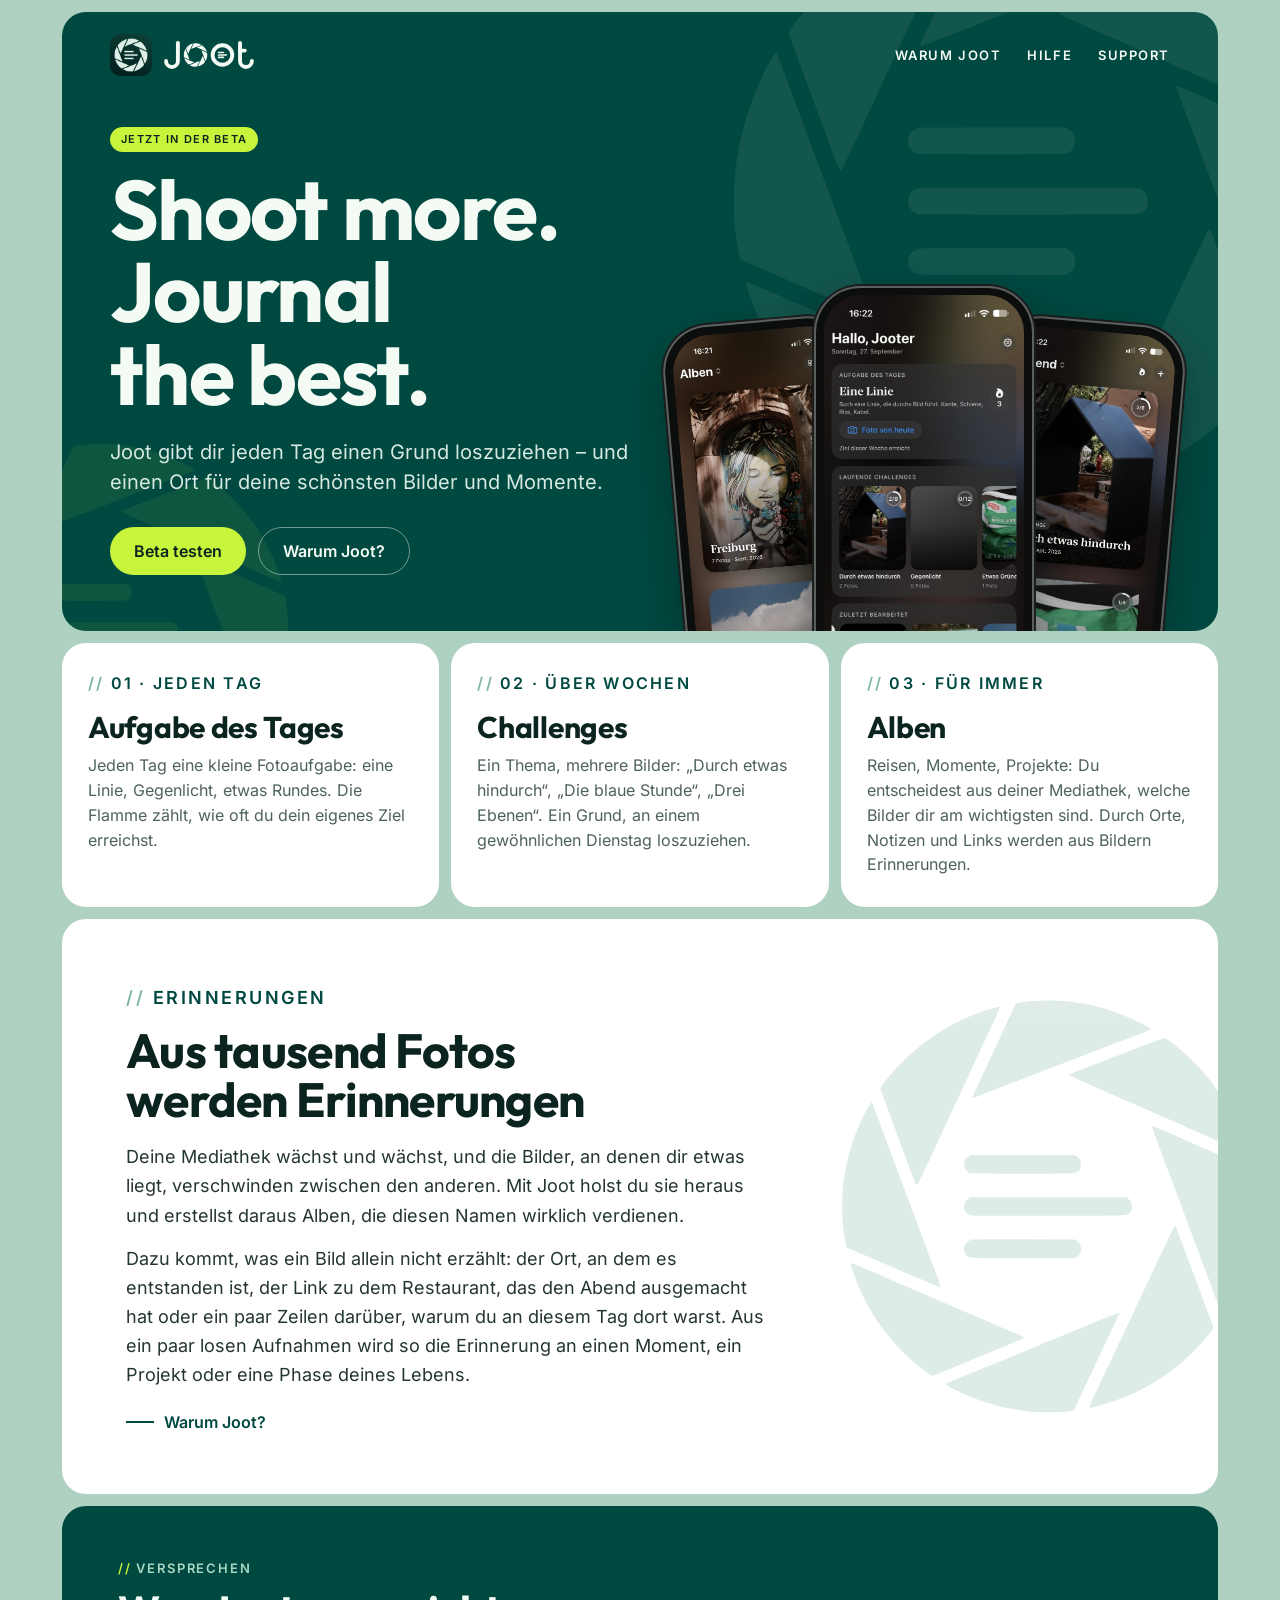
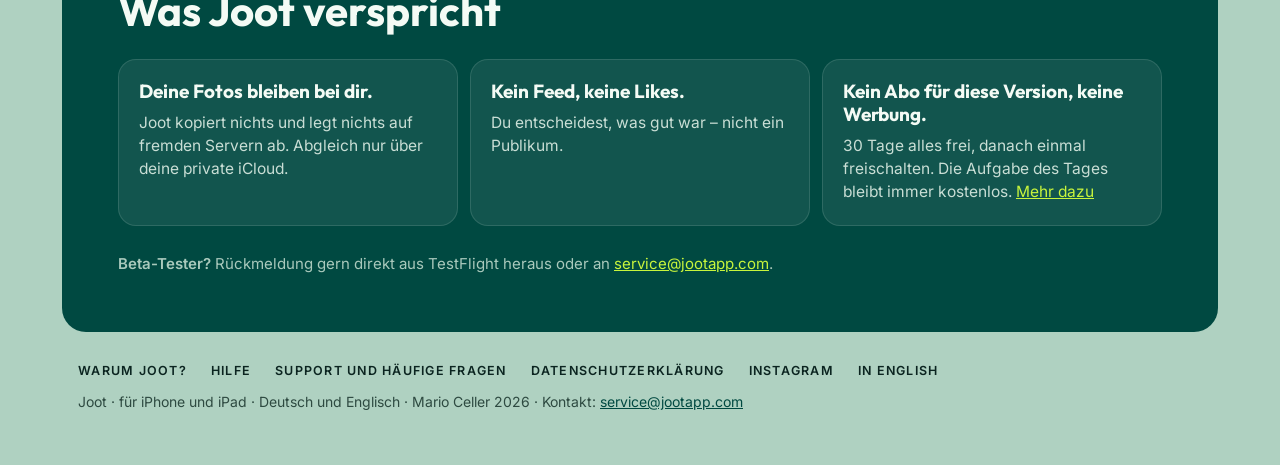
<file: index.html>
<!doctype html>
<html lang="de">
<head>
<meta charset="utf-8">
<meta name="viewport" content="width=device-width, initial-scale=1">
<title>Joot – Das Fotojournal fürs iPhone</title>
<meta name="description" content="Joot gibt dir jeden Tag einen Grund loszuziehen – und einen Ort für deine schönsten Bilder und Momente. Fotojournal für iPhone und iPad.">
<meta name="theme-color" content="#004941">
<link rel="icon" type="image/png" href="bilder/icon.png">
<link rel="apple-touch-icon" href="bilder/apple-touch-icon.png">
<link rel="alternate" hreflang="de" href="https://jootapp.com/">
<link rel="alternate" hreflang="en" href="https://jootapp.com/en/">
<link rel="preload" href="schrift/outfit-latin-700-normal.woff2" as="font" type="font/woff2" crossorigin>
<link rel="preload" href="schrift/inter-latin-400-normal.woff2" as="font" type="font/woff2" crossorigin>
<link rel="stylesheet" href="start.css">
</head>
<body>
<div class="rahmen">

<header class="kopf">
  <svg class="blende" viewBox="0 0 784 784" aria-hidden="true"><path fill="currentColor" fill-rule="evenodd" d="M372.5,774.9 C319.6,772.0 268.1,758.1 218.6,733.3 C202.3,725.1 199.0,722.1 204.2,720.4 C206.6,719.7 236.4,707.5 275.5,691.3 C317.7,673.8 326.2,670.3 372.0,651.5 C397.0,641.2 426.0,629.3 436.5,625.0 C523.7,589.0 525.0,588.5 525.0,590.7 C525.0,591.1 522.0,597.8 518.4,605.5 C514.7,613.2 508.3,626.9 504.0,636.0 C493.9,657.4 481.3,684.1 471.1,705.8 C466.7,715.2 459.5,730.5 455.1,739.8 C450.8,749.0 445.7,759.9 443.7,764.1 C441.6,768.7 439.5,772.0 438.4,772.3 C431.1,774.5 392.8,776.0 372.5,774.9 Z M469.0,765.5 C469.0,764.7 473.0,755.5 477.9,745.2 C502.1,694.1 525.8,644.0 562.0,567.0 C625.5,432.1 627.8,427.5 629.1,427.5 C629.8,427.5 632.3,432.7 634.6,439.0 C637.0,445.3 640.7,455.5 643.0,461.5 C645.3,467.5 650.7,482.0 655.0,493.5 C659.3,505.0 666.3,523.7 670.5,535.0 C674.7,546.3 680.3,561.4 683.0,568.5 C685.6,575.6 690.8,589.2 694.4,598.7 C698.0,608.1 701.0,616.5 701.0,617.2 C701.0,617.9 697.2,623.3 692.6,629.1 C640.2,695.0 568.5,741.7 486.0,763.4 C470.9,767.4 469.0,767.6 469.0,765.5 Z M163.3,698.8 C104.3,654.4 61.3,598.3 34.2,530.0 C26.6,510.9 22.8,498.0 24.6,497.3 C26.3,496.7 28.2,497.5 81.0,520.3 C137.1,544.5 223.9,581.7 284.0,607.4 C351.7,636.2 348.7,634.8 346.9,636.4 C346.1,637.1 342.1,639.1 338.0,640.8 C327.8,644.9 303.1,655.1 261.5,672.3 C196.7,699.1 177.2,707.0 175.7,707.0 C174.9,707.0 169.3,703.3 163.3,698.8 Z M716.2,591.3 C715.7,590.3 713.4,584.5 711.2,578.5 C709.0,572.5 697.4,541.4 685.5,509.5 C673.6,477.6 658.9,438.5 653.0,422.5 C647.0,406.6 636.5,378.2 629.5,359.5 C598.0,275.2 586.0,242.7 586.0,241.9 C586.0,240.0 590.1,241.3 608.9,249.6 C619.7,254.3 641.5,264.0 657.5,271.0 C673.5,278.0 693.5,286.8 702.0,290.5 C749.1,311.1 762.8,317.1 766.0,318.7 L769.5,320.5 L771.2,330.0 C778.4,370.8 777.6,422.6 769.0,465.0 C760.8,505.5 745.5,546.0 724.8,582.2 C718.9,592.5 717.5,593.9 716.2,591.3 Z M175.0,535.9 C167.6,532.6 155.9,527.5 149.0,524.6 C142.1,521.7 115.1,510.1 89.0,498.8 C62.9,487.5 36.0,475.9 29.3,473.0 C22.6,470.2 16.6,467.2 16.0,466.5 C14.7,464.9 10.4,439.6 9.1,425.0 C7.7,410.3 7.7,372.9 9.0,358.0 C14.0,303.4 34.1,240.8 60.1,199.2 C61.8,196.5 63.5,196.4 64.5,198.8 C64.9,199.7 69.0,210.9 73.6,223.5 C78.3,236.1 84.3,252.4 87.0,259.5 C89.7,266.6 96.9,286.0 103.0,302.5 C109.1,319.0 116.1,337.7 118.5,344.0 C127.9,368.6 187.4,527.9 189.5,534.2 C192.9,544.0 193.1,543.9 175.0,535.9 Z M255.5,487.0 C245.1,486.4 241.2,484.7 238.0,479.5 C231.3,468.6 236.9,455.7 249.6,453.0 C252.9,452.3 284.8,452.0 348.2,452.2 L441.8,452.5 L446.1,455.5 C457.4,463.5 456.5,479.6 444.3,485.6 L440.5,487.5 L352.5,487.5 C304.1,487.6 260.4,487.3 255.5,487.0 Z M249.4,408.0 C244.8,407.0 240.7,404.2 238.0,400.2 C232.6,392.5 235.9,379.6 244.3,375.7 L247.8,374.0 L392.8,374.0 L537.7,374.0 L541.0,376.2 C546.9,380.3 548.5,383.4 548.5,390.9 C548.5,396.8 548.1,398.1 545.6,401.4 C540.0,408.8 551.3,408.2 394.0,408.5 C316.2,408.6 251.1,408.4 249.4,408.0 Z M141.7,340.3 C139.2,333.8 134.2,320.6 130.6,311.0 C127.1,301.4 119.6,281.1 114.0,266.0 C103.1,236.5 92.7,208.4 85.0,187.5 C82.4,180.4 79.9,173.5 79.5,172.2 C78.2,167.8 99.6,141.5 123.6,118.0 C166.6,76.0 215.6,45.4 270.0,26.9 C283.4,22.3 298.4,18.0 300.9,18.0 C303.7,18.0 304.0,17.3 272.0,86.0 C264.4,102.2 253.9,124.9 248.5,136.5 C243.1,148.1 235.9,163.6 232.5,171.0 C225.3,186.3 210.6,218.1 190.9,260.4 C159.1,329.0 148.4,351.4 147.3,351.7 C146.7,351.9 144.3,347.3 141.7,340.3 Z M248.1,329.0 C243.2,327.8 239.8,325.0 237.2,320.0 C233.0,311.6 235.6,302.1 243.4,297.5 L247.7,295.0 L344.1,294.8 L440.5,294.7 L444.7,296.8 C451.2,300.2 453.5,304.2 453.5,312.2 C453.5,321.4 449.2,327.0 440.4,329.0 C435.6,330.2 252.9,330.1 248.1,329.0 Z M744.0,283.9 C735.5,280.1 722.4,274.3 715.0,271.1 C707.6,267.8 691.6,260.8 679.5,255.5 C658.0,246.0 615.1,227.1 550.5,198.8 C532.9,191.0 508.4,180.3 496.0,174.8 C483.6,169.4 464.2,160.8 452.8,155.8 C441.1,150.7 432.0,146.2 432.0,145.5 C432.0,144.7 437.3,142.1 444.2,139.4 C466.8,130.7 486.1,123.3 548.0,99.5 C596.2,81.0 609.9,76.1 611.5,76.8 C612.6,77.3 618.0,81.3 623.5,85.6 C687.3,135.5 731.7,197.5 756.6,271.2 C761.8,286.7 762.8,291.0 760.9,290.9 C760.1,290.9 752.5,287.7 744.0,283.9 Z M251.7,187.4 C250.9,186.6 251.6,184.9 260.3,166.4 C264.4,157.7 272.1,141.1 277.5,129.5 C282.8,117.9 292.7,96.6 299.5,82.0 C306.3,67.4 316.1,46.1 321.5,34.5 C326.8,22.9 331.7,12.9 332.4,12.2 C335.3,9.2 382.4,5.5 404.5,6.5 C462.4,9.2 509.6,21.3 560.5,46.5 C581.2,56.8 585.4,59.4 583.1,60.9 C582.3,61.4 563.2,68.9 540.6,77.6 C518.0,86.2 488.7,97.5 475.5,102.6 C462.3,107.7 441.8,115.5 430.0,120.0 C418.2,124.5 401.8,130.8 393.5,134.0 C385.2,137.2 354.9,148.9 326.0,160.0 C297.1,171.1 269.1,181.9 263.6,184.1 C253.3,188.2 252.7,188.4 251.7,187.4 Z"/></svg>
  <svg class="blende zwei" viewBox="0 0 784 784" aria-hidden="true"><path fill="currentColor" fill-rule="evenodd" d="M372.5,774.9 C319.6,772.0 268.1,758.1 218.6,733.3 C202.3,725.1 199.0,722.1 204.2,720.4 C206.6,719.7 236.4,707.5 275.5,691.3 C317.7,673.8 326.2,670.3 372.0,651.5 C397.0,641.2 426.0,629.3 436.5,625.0 C523.7,589.0 525.0,588.5 525.0,590.7 C525.0,591.1 522.0,597.8 518.4,605.5 C514.7,613.2 508.3,626.9 504.0,636.0 C493.9,657.4 481.3,684.1 471.1,705.8 C466.7,715.2 459.5,730.5 455.1,739.8 C450.8,749.0 445.7,759.9 443.7,764.1 C441.6,768.7 439.5,772.0 438.4,772.3 C431.1,774.5 392.8,776.0 372.5,774.9 Z M469.0,765.5 C469.0,764.7 473.0,755.5 477.9,745.2 C502.1,694.1 525.8,644.0 562.0,567.0 C625.5,432.1 627.8,427.5 629.1,427.5 C629.8,427.5 632.3,432.7 634.6,439.0 C637.0,445.3 640.7,455.5 643.0,461.5 C645.3,467.5 650.7,482.0 655.0,493.5 C659.3,505.0 666.3,523.7 670.5,535.0 C674.7,546.3 680.3,561.4 683.0,568.5 C685.6,575.6 690.8,589.2 694.4,598.7 C698.0,608.1 701.0,616.5 701.0,617.2 C701.0,617.9 697.2,623.3 692.6,629.1 C640.2,695.0 568.5,741.7 486.0,763.4 C470.9,767.4 469.0,767.6 469.0,765.5 Z M163.3,698.8 C104.3,654.4 61.3,598.3 34.2,530.0 C26.6,510.9 22.8,498.0 24.6,497.3 C26.3,496.7 28.2,497.5 81.0,520.3 C137.1,544.5 223.9,581.7 284.0,607.4 C351.7,636.2 348.7,634.8 346.9,636.4 C346.1,637.1 342.1,639.1 338.0,640.8 C327.8,644.9 303.1,655.1 261.5,672.3 C196.7,699.1 177.2,707.0 175.7,707.0 C174.9,707.0 169.3,703.3 163.3,698.8 Z M716.2,591.3 C715.7,590.3 713.4,584.5 711.2,578.5 C709.0,572.5 697.4,541.4 685.5,509.5 C673.6,477.6 658.9,438.5 653.0,422.5 C647.0,406.6 636.5,378.2 629.5,359.5 C598.0,275.2 586.0,242.7 586.0,241.9 C586.0,240.0 590.1,241.3 608.9,249.6 C619.7,254.3 641.5,264.0 657.5,271.0 C673.5,278.0 693.5,286.8 702.0,290.5 C749.1,311.1 762.8,317.1 766.0,318.7 L769.5,320.5 L771.2,330.0 C778.4,370.8 777.6,422.6 769.0,465.0 C760.8,505.5 745.5,546.0 724.8,582.2 C718.9,592.5 717.5,593.9 716.2,591.3 Z M175.0,535.9 C167.6,532.6 155.9,527.5 149.0,524.6 C142.1,521.7 115.1,510.1 89.0,498.8 C62.9,487.5 36.0,475.9 29.3,473.0 C22.6,470.2 16.6,467.2 16.0,466.5 C14.7,464.9 10.4,439.6 9.1,425.0 C7.7,410.3 7.7,372.9 9.0,358.0 C14.0,303.4 34.1,240.8 60.1,199.2 C61.8,196.5 63.5,196.4 64.5,198.8 C64.9,199.7 69.0,210.9 73.6,223.5 C78.3,236.1 84.3,252.4 87.0,259.5 C89.7,266.6 96.9,286.0 103.0,302.5 C109.1,319.0 116.1,337.7 118.5,344.0 C127.9,368.6 187.4,527.9 189.5,534.2 C192.9,544.0 193.1,543.9 175.0,535.9 Z M255.5,487.0 C245.1,486.4 241.2,484.7 238.0,479.5 C231.3,468.6 236.9,455.7 249.6,453.0 C252.9,452.3 284.8,452.0 348.2,452.2 L441.8,452.5 L446.1,455.5 C457.4,463.5 456.5,479.6 444.3,485.6 L440.5,487.5 L352.5,487.5 C304.1,487.6 260.4,487.3 255.5,487.0 Z M249.4,408.0 C244.8,407.0 240.7,404.2 238.0,400.2 C232.6,392.5 235.9,379.6 244.3,375.7 L247.8,374.0 L392.8,374.0 L537.7,374.0 L541.0,376.2 C546.9,380.3 548.5,383.4 548.5,390.9 C548.5,396.8 548.1,398.1 545.6,401.4 C540.0,408.8 551.3,408.2 394.0,408.5 C316.2,408.6 251.1,408.4 249.4,408.0 Z M141.7,340.3 C139.2,333.8 134.2,320.6 130.6,311.0 C127.1,301.4 119.6,281.1 114.0,266.0 C103.1,236.5 92.7,208.4 85.0,187.5 C82.4,180.4 79.9,173.5 79.5,172.2 C78.2,167.8 99.6,141.5 123.6,118.0 C166.6,76.0 215.6,45.4 270.0,26.9 C283.4,22.3 298.4,18.0 300.9,18.0 C303.7,18.0 304.0,17.3 272.0,86.0 C264.4,102.2 253.9,124.9 248.5,136.5 C243.1,148.1 235.9,163.6 232.5,171.0 C225.3,186.3 210.6,218.1 190.9,260.4 C159.1,329.0 148.4,351.4 147.3,351.7 C146.7,351.9 144.3,347.3 141.7,340.3 Z M248.1,329.0 C243.2,327.8 239.8,325.0 237.2,320.0 C233.0,311.6 235.6,302.1 243.4,297.5 L247.7,295.0 L344.1,294.8 L440.5,294.7 L444.7,296.8 C451.2,300.2 453.5,304.2 453.5,312.2 C453.5,321.4 449.2,327.0 440.4,329.0 C435.6,330.2 252.9,330.1 248.1,329.0 Z M744.0,283.9 C735.5,280.1 722.4,274.3 715.0,271.1 C707.6,267.8 691.6,260.8 679.5,255.5 C658.0,246.0 615.1,227.1 550.5,198.8 C532.9,191.0 508.4,180.3 496.0,174.8 C483.6,169.4 464.2,160.8 452.8,155.8 C441.1,150.7 432.0,146.2 432.0,145.5 C432.0,144.7 437.3,142.1 444.2,139.4 C466.8,130.7 486.1,123.3 548.0,99.5 C596.2,81.0 609.9,76.1 611.5,76.8 C612.6,77.3 618.0,81.3 623.5,85.6 C687.3,135.5 731.7,197.5 756.6,271.2 C761.8,286.7 762.8,291.0 760.9,290.9 C760.1,290.9 752.5,287.7 744.0,283.9 Z M251.7,187.4 C250.9,186.6 251.6,184.9 260.3,166.4 C264.4,157.7 272.1,141.1 277.5,129.5 C282.8,117.9 292.7,96.6 299.5,82.0 C306.3,67.4 316.1,46.1 321.5,34.5 C326.8,22.9 331.7,12.9 332.4,12.2 C335.3,9.2 382.4,5.5 404.5,6.5 C462.4,9.2 509.6,21.3 560.5,46.5 C581.2,56.8 585.4,59.4 583.1,60.9 C582.3,61.4 563.2,68.9 540.6,77.6 C518.0,86.2 488.7,97.5 475.5,102.6 C462.3,107.7 441.8,115.5 430.0,120.0 C418.2,124.5 401.8,130.8 393.5,134.0 C385.2,137.2 354.9,148.9 326.0,160.0 C297.1,171.1 269.1,181.9 263.6,184.1 C253.3,188.2 252.7,188.4 251.7,187.4 Z"/></svg>
  <div class="leiste">
    <a class="marke" href="./">
      <img src="bilder/icon-kopf.png" alt="" width="42" height="42">
      <svg viewBox="3 -20 880 274" xmlns="http://www.w3.org/2000/svg" role="img" aria-label="Joot" xmlns:c2pa="http://c2pa.org/manifest"><metadata><c2pa:manifest>[base64]/[base64]/kLFpjY1lmCjOqmbtwBnVW5FCHDvIsE0aBHbIsZf6JjdXJseCpzZWxmI2p1bWJmPWMycGEuYXNzZXJ0aW9ucy9jMnBhLmFjdGlvbnMudjJkaGFzaFgg3RmdR0/OFPm3govsDQS+Illkao7TV4vB0BXFPhP7hqmiY3VybHgpc2VsZiNqdW1iZj1jMnBhLmFzc2VydGlvbnMvYzJwYS5oYXNoLmRhdGFkaGFzaFggA8s3QuVx2EYFYD4CfLNKCapfQvR+BHlSdqg8gtF/[base64]/[base64]/3cyjxFA3Qo5S46fX0/ihY0VZ7mfb9KF703t5OjWDBWMA4GA1UdDwEB/wQEAwIHgDAVBgNVHSUEDjAMBgorBgEEAYPoXgIBMAwGA1UdEwEB/wQCMAAwHwYDVR0jBBgwFoAUzlHiBIFOZFsj+OPEz5o+nMHXXMIwCgYIKoZIzj0EAwMDZwAwZAIwMXMdFJ4BetLLVY7ORuE9noqbbAZOZn/aArXyTwFAZfKrPzxF2vPoJNf1+UCdg1XGAjBwX1zd9WGqYkqmL5SFqw1QySjr1zJfpJM9+1rdDwSPLMOPOjKuiXjoU/[base64]</c2pa:manifest></metadata>
  <g fill="none" stroke="currentColor" stroke-width="38" stroke-linecap="round" stroke-linejoin="round">
    <path d="M139,0 V176 A58,58 0 0 1 23,176"/>
    <path d="M747,0 V176 A58,58 0 0 0 863,176"/>
    <path d="M747,74 H793"/>
    <circle cx="575" cy="117" r="96"/>
    <path d="M535.94,92.95 H585.38" stroke-width="15.68"/><path d="M535.94,116.70 H613.76" stroke-width="15.68"/><path d="M535.94,140.15 H585.38" stroke-width="15.68"/>
  </g>
  <path fill="currentColor" fill-rule="evenodd" d="M306.18,231.36 C290.36,230.50 274.98,226.35 260.20,218.94 C255.35,216.51 254.34,215.60 255.92,215.10 C256.62,214.88 265.53,211.24 277.20,206.41 C289.81,201.19 292.36,200.13 306.03,194.51 C313.50,191.44 322.17,187.87 325.29,186.58 C351.33,175.84 351.73,175.69 351.73,176.36 C351.73,176.48 350.84,178.46 349.75,180.76 C348.66,183.07 346.73,187.17 345.45,189.88 C342.44,196.26 338.68,204.25 335.63,210.72 C334.30,213.55 332.15,218.12 330.85,220.87 C329.56,223.63 328.03,226.90 327.45,228.16 C326.83,229.53 326.18,230.51 325.85,230.61 C323.68,231.26 312.24,231.69 306.18,231.36 Z M335.00,228.56 C335.00,228.31 336.19,225.59 337.65,222.51 C344.89,207.25 351.97,192.26 362.79,169.27 C381.76,128.99 382.42,127.60 382.82,127.60 C383.02,127.60 383.76,129.15 384.47,131.04 C385.17,132.93 386.30,135.95 386.98,137.76 C387.66,139.57 389.27,143.87 390.56,147.32 C391.85,150.77 393.93,156.35 395.19,159.71 C396.45,163.08 398.13,167.59 398.92,169.72 C399.71,171.86 401.25,175.91 402.33,178.74 C403.41,181.56 404.30,184.05 404.30,184.27 C404.30,184.49 403.17,186.09 401.80,187.81 C386.13,207.52 364.71,221.44 340.08,227.95 C335.56,229.14 335.00,229.21 335.00,228.56 Z M243.70,208.66 C226.06,195.39 213.23,178.62 205.12,158.22 C202.86,152.53 201.73,148.66 202.26,148.46 C202.76,148.27 203.34,148.50 219.10,155.31 C235.85,162.54 261.79,173.67 279.75,181.33 C299.96,189.94 299.05,189.52 298.54,190.00 C298.30,190.22 297.10,190.81 295.87,191.31 C292.81,192.54 285.46,195.58 273.02,200.73 C253.65,208.74 247.85,211.09 247.39,211.09 C247.14,211.09 245.48,209.99 243.70,208.66 Z M408.84,176.54 C408.68,176.24 408.01,174.51 407.35,172.71 C406.69,170.90 403.23,161.63 399.67,152.10 C396.10,142.57 391.74,130.87 389.96,126.11 C388.18,121.35 385.02,112.88 382.94,107.29 C373.53,82.10 369.95,72.40 369.95,72.16 C369.95,71.58 371.18,72.00 376.79,74.47 C380.01,75.88 386.54,78.75 391.31,80.85 C396.07,82.95 402.05,85.57 404.60,86.68 C418.67,92.82 422.77,94.63 423.71,95.11 L424.76,95.64 L425.26,98.48 C427.42,110.66 427.17,126.13 424.61,138.81 C422.17,150.90 417.60,163.01 411.41,173.82 C409.65,176.88 409.24,177.31 408.84,176.54 Z M247.18,159.98 C244.96,158.99 241.47,157.47 239.42,156.61 C237.36,155.74 229.30,152.27 221.49,148.90 C213.69,145.52 205.66,142.06 203.66,141.20 C201.65,140.34 199.87,139.47 199.70,139.27 C199.29,138.77 198.02,131.22 197.62,126.86 C197.21,122.47 197.21,111.30 197.61,106.84 C199.09,90.54 205.10,71.84 212.87,59.40 C213.36,58.62 213.89,58.57 214.17,59.28 C214.28,59.56 215.51,62.89 216.90,66.67 C218.29,70.45 220.09,75.29 220.89,77.42 C221.69,79.56 223.84,85.34 225.67,90.27 C227.49,95.19 229.58,100.77 230.30,102.66 C233.10,110.00 250.88,157.58 251.53,159.47 C252.53,162.39 252.59,162.39 247.18,159.98 Z M237.22,101.56 C236.47,99.62 235.00,95.68 233.93,92.81 C232.87,89.93 230.64,83.88 228.97,79.36 C225.71,70.55 222.61,62.16 220.31,55.92 C219.52,53.78 218.78,51.72 218.67,51.35 C218.27,50.04 224.65,42.18 231.84,35.15 C244.66,22.60 259.32,13.48 275.56,7.93 C279.57,6.56 284.03,5.29 284.79,5.29 C285.62,5.29 285.71,5.07 276.15,25.60 C273.89,30.44 270.74,37.23 269.13,40.68 C267.53,44.13 265.38,48.77 264.35,50.99 C262.22,55.57 257.81,65.07 251.94,77.70 C242.43,98.19 239.25,104.86 238.92,104.97 C238.72,105.04 238.02,103.64 237.22,101.56 Z M417.14,84.71 C414.60,83.56 410.70,81.84 408.48,80.88 C406.26,79.92 401.49,77.82 397.88,76.23 C391.46,73.40 378.65,67.76 359.34,59.28 C354.09,56.97 346.76,53.75 343.06,52.13 C339.37,50.50 333.56,47.95 330.15,46.46 C326.65,44.93 323.95,43.57 323.95,43.36 C323.95,43.14 325.53,42.36 327.61,41.55 C334.35,38.95 340.12,36.73 358.59,29.63 C372.99,24.10 377.08,22.63 377.56,22.85 C377.89,23.00 379.51,24.18 381.15,25.47 C400.19,40.39 413.47,58.91 420.91,80.92 C422.47,85.55 422.75,86.84 422.18,86.81 C421.96,86.80 419.69,85.85 417.14,84.71 Z M270.10,55.88 C269.86,55.64 270.07,55.14 272.66,49.61 C273.89,47.00 276.19,42.04 277.79,38.59 C279.39,35.14 282.35,28.76 284.37,24.40 C286.39,20.05 289.34,13.66 290.94,10.21 C292.53,6.76 294.00,3.77 294.20,3.56 C295.06,2.66 309.15,1.55 315.73,1.86 C333.02,2.67 347.11,6.28 362.33,13.81 C368.53,16.87 369.76,17.66 369.08,18.10 C368.85,18.25 363.14,20.49 356.39,23.07 C349.64,25.66 340.88,29.02 336.94,30.54 C333.00,32.07 326.88,34.41 323.35,35.76 C319.82,37.10 314.91,38.99 312.45,39.95 C309.98,40.91 300.91,44.40 292.29,47.70 C283.66,51.01 275.28,54.24 273.66,54.89 C270.57,56.12 270.39,56.17 270.10,55.88 Z"/>
</svg>
    </a>
    <nav class="nav" aria-label="Seiten">
      <a href="warum.html">Warum Joot</a>
      <a href="hilfe.html">Hilfe</a>
      <a href="support.html">Support</a>
    </nav>
  </div>
  <div class="held">
    <div>
      <span class="plakette">Jetzt in der Beta</span>
      <h1>Shoot more. Journal the best.</h1>
      <p class="lead">Joot gibt dir jeden Tag einen Grund loszuziehen – und einen Ort für deine schönsten Bilder und Momente.</p>
      <div class="knoepfe">
        <a class="knopf voll" href="https://testflight.apple.com/join/sxj56Ddf">Beta testen</a>
        <a class="knopf rand" href="warum.html">Warum Joot?</a>
      </div>
    </div>
    <div class="telefone">
      <figure class="tel links"><img src="bilder/alben.jpg" alt="Joot: Alben" width="600" height="1303"></figure>
      <figure class="tel mitte"><img src="bilder/start.jpg" alt="Joot: Startbildschirm mit der Aufgabe des Tages" width="600" height="1303"></figure>
      <figure class="tel rechts"><img src="bilder/challenges.jpg" alt="Joot: Challenges" width="600" height="1303"></figure>
    </div>
  </div>
</header>

<main>
  <section class="bereiche" aria-label="Die drei Bereiche">
    <article class="kachel bereich">
      <p class="kennung">01 · Jeden Tag</p>
      <h2>Aufgabe des Tages</h2>
      <p>Jeden Tag eine kleine Fotoaufgabe: eine Linie, Gegenlicht, etwas Rundes. Die Flamme zählt, wie oft du dein eigenes Ziel erreichst.</p>
    </article>
    <article class="kachel bereich">
      <p class="kennung">02 · Über Wochen</p>
      <h2>Challenges</h2>
      <p>Ein Thema, mehrere Bilder: „Durch etwas hindurch“, „Die blaue Stunde“, „Drei Ebenen“. Ein Grund, an einem gewöhnlichen Dienstag loszuziehen.</p>
    </article>
    <article class="kachel bereich">
      <p class="kennung">03 · Für immer</p>
      <h2>Alben</h2>
      <p>Reisen, Momente, Projekte: Du entscheidest aus deiner Mediathek, welche Bilder dir am wichtigsten sind. Durch Orte, Notizen und Links werden aus Bildern Erinnerungen.</p>
    </article>
  </section>

  <section class="kachel geschichte">
    <svg class="blende" viewBox="0 0 784 784" aria-hidden="true"><path fill="currentColor" fill-rule="evenodd" d="M372.5,774.9 C319.6,772.0 268.1,758.1 218.6,733.3 C202.3,725.1 199.0,722.1 204.2,720.4 C206.6,719.7 236.4,707.5 275.5,691.3 C317.7,673.8 326.2,670.3 372.0,651.5 C397.0,641.2 426.0,629.3 436.5,625.0 C523.7,589.0 525.0,588.5 525.0,590.7 C525.0,591.1 522.0,597.8 518.4,605.5 C514.7,613.2 508.3,626.9 504.0,636.0 C493.9,657.4 481.3,684.1 471.1,705.8 C466.7,715.2 459.5,730.5 455.1,739.8 C450.8,749.0 445.7,759.9 443.7,764.1 C441.6,768.7 439.5,772.0 438.4,772.3 C431.1,774.5 392.8,776.0 372.5,774.9 Z M469.0,765.5 C469.0,764.7 473.0,755.5 477.9,745.2 C502.1,694.1 525.8,644.0 562.0,567.0 C625.5,432.1 627.8,427.5 629.1,427.5 C629.8,427.5 632.3,432.7 634.6,439.0 C637.0,445.3 640.7,455.5 643.0,461.5 C645.3,467.5 650.7,482.0 655.0,493.5 C659.3,505.0 666.3,523.7 670.5,535.0 C674.7,546.3 680.3,561.4 683.0,568.5 C685.6,575.6 690.8,589.2 694.4,598.7 C698.0,608.1 701.0,616.5 701.0,617.2 C701.0,617.9 697.2,623.3 692.6,629.1 C640.2,695.0 568.5,741.7 486.0,763.4 C470.9,767.4 469.0,767.6 469.0,765.5 Z M163.3,698.8 C104.3,654.4 61.3,598.3 34.2,530.0 C26.6,510.9 22.8,498.0 24.6,497.3 C26.3,496.7 28.2,497.5 81.0,520.3 C137.1,544.5 223.9,581.7 284.0,607.4 C351.7,636.2 348.7,634.8 346.9,636.4 C346.1,637.1 342.1,639.1 338.0,640.8 C327.8,644.9 303.1,655.1 261.5,672.3 C196.7,699.1 177.2,707.0 175.7,707.0 C174.9,707.0 169.3,703.3 163.3,698.8 Z M716.2,591.3 C715.7,590.3 713.4,584.5 711.2,578.5 C709.0,572.5 697.4,541.4 685.5,509.5 C673.6,477.6 658.9,438.5 653.0,422.5 C647.0,406.6 636.5,378.2 629.5,359.5 C598.0,275.2 586.0,242.7 586.0,241.9 C586.0,240.0 590.1,241.3 608.9,249.6 C619.7,254.3 641.5,264.0 657.5,271.0 C673.5,278.0 693.5,286.8 702.0,290.5 C749.1,311.1 762.8,317.1 766.0,318.7 L769.5,320.5 L771.2,330.0 C778.4,370.8 777.6,422.6 769.0,465.0 C760.8,505.5 745.5,546.0 724.8,582.2 C718.9,592.5 717.5,593.9 716.2,591.3 Z M175.0,535.9 C167.6,532.6 155.9,527.5 149.0,524.6 C142.1,521.7 115.1,510.1 89.0,498.8 C62.9,487.5 36.0,475.9 29.3,473.0 C22.6,470.2 16.6,467.2 16.0,466.5 C14.7,464.9 10.4,439.6 9.1,425.0 C7.7,410.3 7.7,372.9 9.0,358.0 C14.0,303.4 34.1,240.8 60.1,199.2 C61.8,196.5 63.5,196.4 64.5,198.8 C64.9,199.7 69.0,210.9 73.6,223.5 C78.3,236.1 84.3,252.4 87.0,259.5 C89.7,266.6 96.9,286.0 103.0,302.5 C109.1,319.0 116.1,337.7 118.5,344.0 C127.9,368.6 187.4,527.9 189.5,534.2 C192.9,544.0 193.1,543.9 175.0,535.9 Z M255.5,487.0 C245.1,486.4 241.2,484.7 238.0,479.5 C231.3,468.6 236.9,455.7 249.6,453.0 C252.9,452.3 284.8,452.0 348.2,452.2 L441.8,452.5 L446.1,455.5 C457.4,463.5 456.5,479.6 444.3,485.6 L440.5,487.5 L352.5,487.5 C304.1,487.6 260.4,487.3 255.5,487.0 Z M249.4,408.0 C244.8,407.0 240.7,404.2 238.0,400.2 C232.6,392.5 235.9,379.6 244.3,375.7 L247.8,374.0 L392.8,374.0 L537.7,374.0 L541.0,376.2 C546.9,380.3 548.5,383.4 548.5,390.9 C548.5,396.8 548.1,398.1 545.6,401.4 C540.0,408.8 551.3,408.2 394.0,408.5 C316.2,408.6 251.1,408.4 249.4,408.0 Z M141.7,340.3 C139.2,333.8 134.2,320.6 130.6,311.0 C127.1,301.4 119.6,281.1 114.0,266.0 C103.1,236.5 92.7,208.4 85.0,187.5 C82.4,180.4 79.9,173.5 79.5,172.2 C78.2,167.8 99.6,141.5 123.6,118.0 C166.6,76.0 215.6,45.4 270.0,26.9 C283.4,22.3 298.4,18.0 300.9,18.0 C303.7,18.0 304.0,17.3 272.0,86.0 C264.4,102.2 253.9,124.9 248.5,136.5 C243.1,148.1 235.9,163.6 232.5,171.0 C225.3,186.3 210.6,218.1 190.9,260.4 C159.1,329.0 148.4,351.4 147.3,351.7 C146.7,351.9 144.3,347.3 141.7,340.3 Z M248.1,329.0 C243.2,327.8 239.8,325.0 237.2,320.0 C233.0,311.6 235.6,302.1 243.4,297.5 L247.7,295.0 L344.1,294.8 L440.5,294.7 L444.7,296.8 C451.2,300.2 453.5,304.2 453.5,312.2 C453.5,321.4 449.2,327.0 440.4,329.0 C435.6,330.2 252.9,330.1 248.1,329.0 Z M744.0,283.9 C735.5,280.1 722.4,274.3 715.0,271.1 C707.6,267.8 691.6,260.8 679.5,255.5 C658.0,246.0 615.1,227.1 550.5,198.8 C532.9,191.0 508.4,180.3 496.0,174.8 C483.6,169.4 464.2,160.8 452.8,155.8 C441.1,150.7 432.0,146.2 432.0,145.5 C432.0,144.7 437.3,142.1 444.2,139.4 C466.8,130.7 486.1,123.3 548.0,99.5 C596.2,81.0 609.9,76.1 611.5,76.8 C612.6,77.3 618.0,81.3 623.5,85.6 C687.3,135.5 731.7,197.5 756.6,271.2 C761.8,286.7 762.8,291.0 760.9,290.9 C760.1,290.9 752.5,287.7 744.0,283.9 Z M251.7,187.4 C250.9,186.6 251.6,184.9 260.3,166.4 C264.4,157.7 272.1,141.1 277.5,129.5 C282.8,117.9 292.7,96.6 299.5,82.0 C306.3,67.4 316.1,46.1 321.5,34.5 C326.8,22.9 331.7,12.9 332.4,12.2 C335.3,9.2 382.4,5.5 404.5,6.5 C462.4,9.2 509.6,21.3 560.5,46.5 C581.2,56.8 585.4,59.4 583.1,60.9 C582.3,61.4 563.2,68.9 540.6,77.6 C518.0,86.2 488.7,97.5 475.5,102.6 C462.3,107.7 441.8,115.5 430.0,120.0 C418.2,124.5 401.8,130.8 393.5,134.0 C385.2,137.2 354.9,148.9 326.0,160.0 C297.1,171.1 269.1,181.9 263.6,184.1 C253.3,188.2 252.7,188.4 251.7,187.4 Z"/></svg>
    <div class="innen">
      <p class="kennung">Erinnerungen</p>
      <h2>Aus tausend Fotos werden Erinnerungen</h2>
      <p>Deine Mediathek wächst und wächst, und die Bilder, an denen dir etwas liegt, verschwinden zwischen den anderen. Mit Joot holst du sie heraus und erstellst daraus Alben, die diesen Namen wirklich verdienen.</p>
      <p>Dazu kommt, was ein Bild allein nicht erzählt: der Ort, an dem es entstanden ist, der Link zu dem Restaurant, das den Abend ausgemacht hat oder ein paar Zeilen darüber, warum du an diesem Tag dort warst. Aus ein paar losen Aufnahmen wird so die Erinnerung an einen Moment, ein Projekt oder eine Phase deines Lebens.</p>
      <a class="weiter" href="warum.html">Warum Joot?</a>
    </div>
  </section>

  <section class="versprechen">
    <p class="kennung">Versprechen</p>
    <h2>Was Joot verspricht</h2>
    <ul class="liste">
      <li><b>Deine Fotos bleiben bei dir.</b>Joot kopiert nichts und legt nichts auf fremden Servern ab. Abgleich nur über deine private iCloud.</li>
      <li><b>Kein Feed, keine Likes.</b>Du entscheidest, was gut war – nicht ein Publikum.</li>
      <li><b>Kein Abo für diese Version, keine Werbung.</b>30 Tage alles frei, danach einmal freischalten. Die Aufgabe des Tages bleibt immer kostenlos. <a href="warum.html#nicht">Mehr dazu</a></li>
    </ul>
    <p class="fusszeile"><strong>Beta-Tester?</strong> Rückmeldung gern direkt aus TestFlight heraus oder an <a href="mailto:service@jootapp.com">service@jootapp.com</a>.</p>
  </section>
</main>

<footer class="fuss">
  <nav>
    <a href="warum.html">Warum Joot?</a>
    <a href="hilfe.html">Hilfe</a>
    <a href="support.html">Support und häufige Fragen</a>
    <a href="datenschutz.html">Datenschutzerklärung</a>
    <a href="https://www.instagram.com/jootapp.official/" rel="me noopener">Instagram</a>
    <a href="en/">In English</a>
  </nav>
  <p>Joot · für iPhone und iPad · Deutsch und Englisch · Mario Celler 2026 · Kontakt: <a href="mailto:service@jootapp.com">service@jootapp.com</a></p>
</footer>

</div>
</body>
</html>
</file>
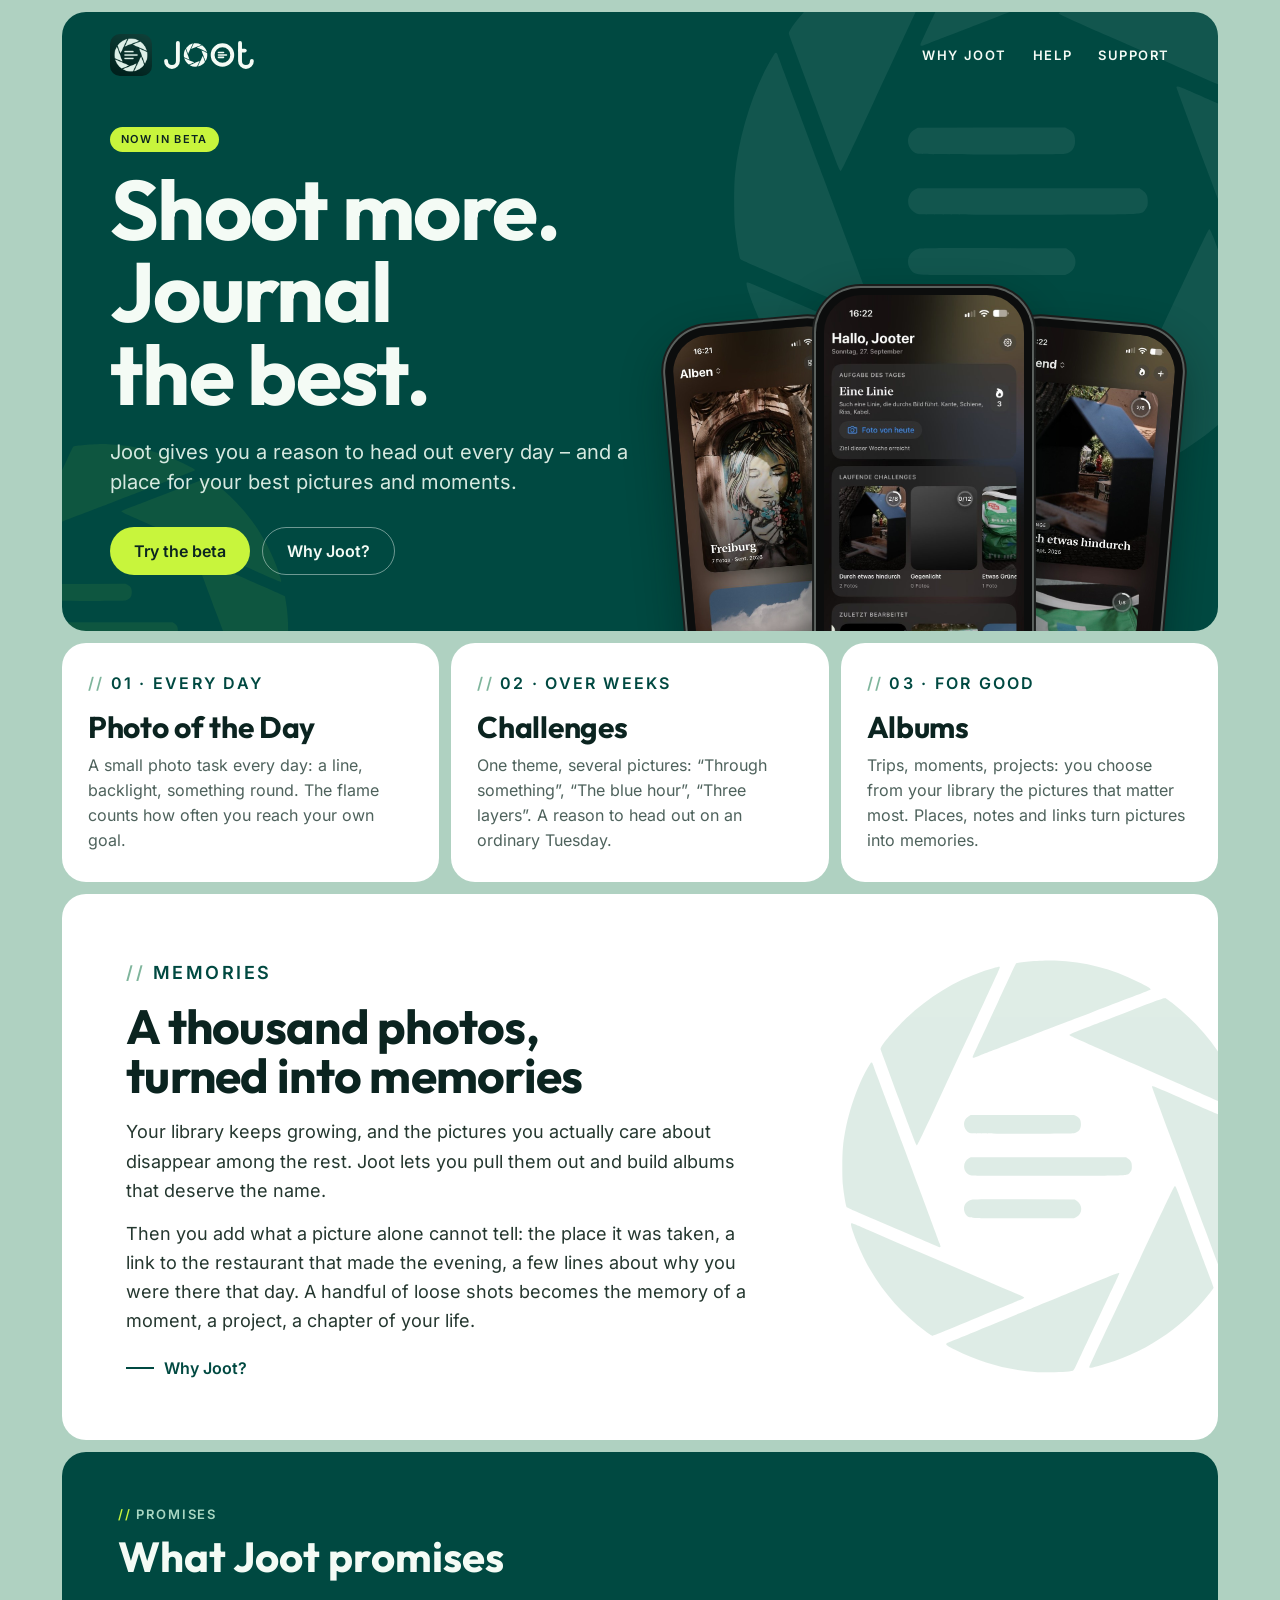
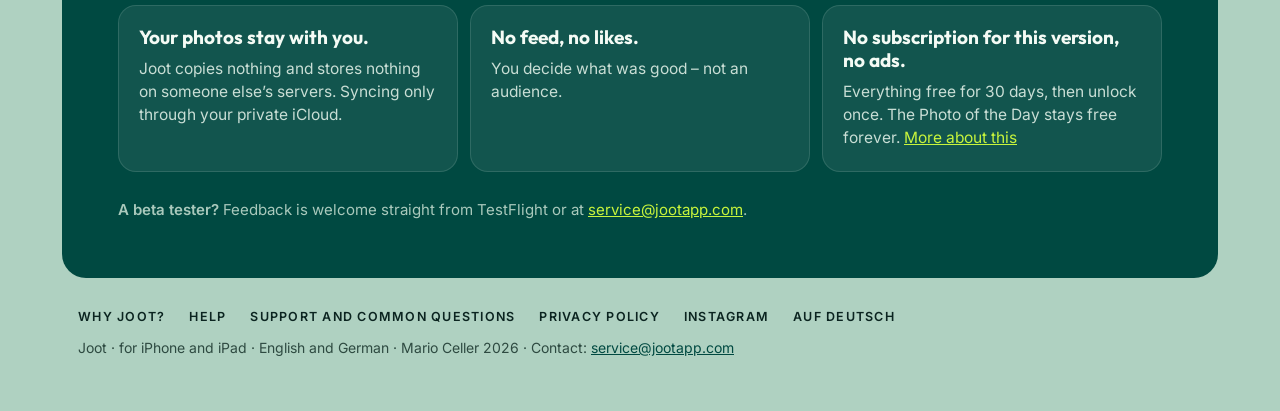
<file: en/index.html>
<!doctype html>
<html lang="en">
<head>
<meta charset="utf-8">
<meta name="viewport" content="width=device-width, initial-scale=1">
<title>Joot – The photo journal for iPhone</title>
<meta name="description" content="Joot gives you a reason to head out every day – and a place for your best pictures and moments. Photo journal for iPhone and iPad.">
<meta name="theme-color" content="#004941">
<link rel="icon" type="image/png" href="../bilder/icon.png">
<link rel="apple-touch-icon" href="../bilder/apple-touch-icon.png">
<link rel="alternate" hreflang="de" href="https://jootapp.com/">
<link rel="alternate" hreflang="en" href="https://jootapp.com/en/">
<link rel="preload" href="../schrift/outfit-latin-700-normal.woff2" as="font" type="font/woff2" crossorigin>
<link rel="preload" href="../schrift/inter-latin-400-normal.woff2" as="font" type="font/woff2" crossorigin>
<link rel="stylesheet" href="../start.css">
</head>
<body>
<div class="rahmen">

<header class="kopf">
  <svg class="blende" viewBox="0 0 784 784" aria-hidden="true"><path fill="currentColor" fill-rule="evenodd" d="M372.5,774.9 C319.6,772.0 268.1,758.1 218.6,733.3 C202.3,725.1 199.0,722.1 204.2,720.4 C206.6,719.7 236.4,707.5 275.5,691.3 C317.7,673.8 326.2,670.3 372.0,651.5 C397.0,641.2 426.0,629.3 436.5,625.0 C523.7,589.0 525.0,588.5 525.0,590.7 C525.0,591.1 522.0,597.8 518.4,605.5 C514.7,613.2 508.3,626.9 504.0,636.0 C493.9,657.4 481.3,684.1 471.1,705.8 C466.7,715.2 459.5,730.5 455.1,739.8 C450.8,749.0 445.7,759.9 443.7,764.1 C441.6,768.7 439.5,772.0 438.4,772.3 C431.1,774.5 392.8,776.0 372.5,774.9 Z M469.0,765.5 C469.0,764.7 473.0,755.5 477.9,745.2 C502.1,694.1 525.8,644.0 562.0,567.0 C625.5,432.1 627.8,427.5 629.1,427.5 C629.8,427.5 632.3,432.7 634.6,439.0 C637.0,445.3 640.7,455.5 643.0,461.5 C645.3,467.5 650.7,482.0 655.0,493.5 C659.3,505.0 666.3,523.7 670.5,535.0 C674.7,546.3 680.3,561.4 683.0,568.5 C685.6,575.6 690.8,589.2 694.4,598.7 C698.0,608.1 701.0,616.5 701.0,617.2 C701.0,617.9 697.2,623.3 692.6,629.1 C640.2,695.0 568.5,741.7 486.0,763.4 C470.9,767.4 469.0,767.6 469.0,765.5 Z M163.3,698.8 C104.3,654.4 61.3,598.3 34.2,530.0 C26.6,510.9 22.8,498.0 24.6,497.3 C26.3,496.7 28.2,497.5 81.0,520.3 C137.1,544.5 223.9,581.7 284.0,607.4 C351.7,636.2 348.7,634.8 346.9,636.4 C346.1,637.1 342.1,639.1 338.0,640.8 C327.8,644.9 303.1,655.1 261.5,672.3 C196.7,699.1 177.2,707.0 175.7,707.0 C174.9,707.0 169.3,703.3 163.3,698.8 Z M716.2,591.3 C715.7,590.3 713.4,584.5 711.2,578.5 C709.0,572.5 697.4,541.4 685.5,509.5 C673.6,477.6 658.9,438.5 653.0,422.5 C647.0,406.6 636.5,378.2 629.5,359.5 C598.0,275.2 586.0,242.7 586.0,241.9 C586.0,240.0 590.1,241.3 608.9,249.6 C619.7,254.3 641.5,264.0 657.5,271.0 C673.5,278.0 693.5,286.8 702.0,290.5 C749.1,311.1 762.8,317.1 766.0,318.7 L769.5,320.5 L771.2,330.0 C778.4,370.8 777.6,422.6 769.0,465.0 C760.8,505.5 745.5,546.0 724.8,582.2 C718.9,592.5 717.5,593.9 716.2,591.3 Z M175.0,535.9 C167.6,532.6 155.9,527.5 149.0,524.6 C142.1,521.7 115.1,510.1 89.0,498.8 C62.9,487.5 36.0,475.9 29.3,473.0 C22.6,470.2 16.6,467.2 16.0,466.5 C14.7,464.9 10.4,439.6 9.1,425.0 C7.7,410.3 7.7,372.9 9.0,358.0 C14.0,303.4 34.1,240.8 60.1,199.2 C61.8,196.5 63.5,196.4 64.5,198.8 C64.9,199.7 69.0,210.9 73.6,223.5 C78.3,236.1 84.3,252.4 87.0,259.5 C89.7,266.6 96.9,286.0 103.0,302.5 C109.1,319.0 116.1,337.7 118.5,344.0 C127.9,368.6 187.4,527.9 189.5,534.2 C192.9,544.0 193.1,543.9 175.0,535.9 Z M255.5,487.0 C245.1,486.4 241.2,484.7 238.0,479.5 C231.3,468.6 236.9,455.7 249.6,453.0 C252.9,452.3 284.8,452.0 348.2,452.2 L441.8,452.5 L446.1,455.5 C457.4,463.5 456.5,479.6 444.3,485.6 L440.5,487.5 L352.5,487.5 C304.1,487.6 260.4,487.3 255.5,487.0 Z M249.4,408.0 C244.8,407.0 240.7,404.2 238.0,400.2 C232.6,392.5 235.9,379.6 244.3,375.7 L247.8,374.0 L392.8,374.0 L537.7,374.0 L541.0,376.2 C546.9,380.3 548.5,383.4 548.5,390.9 C548.5,396.8 548.1,398.1 545.6,401.4 C540.0,408.8 551.3,408.2 394.0,408.5 C316.2,408.6 251.1,408.4 249.4,408.0 Z M141.7,340.3 C139.2,333.8 134.2,320.6 130.6,311.0 C127.1,301.4 119.6,281.1 114.0,266.0 C103.1,236.5 92.7,208.4 85.0,187.5 C82.4,180.4 79.9,173.5 79.5,172.2 C78.2,167.8 99.6,141.5 123.6,118.0 C166.6,76.0 215.6,45.4 270.0,26.9 C283.4,22.3 298.4,18.0 300.9,18.0 C303.7,18.0 304.0,17.3 272.0,86.0 C264.4,102.2 253.9,124.9 248.5,136.5 C243.1,148.1 235.9,163.6 232.5,171.0 C225.3,186.3 210.6,218.1 190.9,260.4 C159.1,329.0 148.4,351.4 147.3,351.7 C146.7,351.9 144.3,347.3 141.7,340.3 Z M248.1,329.0 C243.2,327.8 239.8,325.0 237.2,320.0 C233.0,311.6 235.6,302.1 243.4,297.5 L247.7,295.0 L344.1,294.8 L440.5,294.7 L444.7,296.8 C451.2,300.2 453.5,304.2 453.5,312.2 C453.5,321.4 449.2,327.0 440.4,329.0 C435.6,330.2 252.9,330.1 248.1,329.0 Z M744.0,283.9 C735.5,280.1 722.4,274.3 715.0,271.1 C707.6,267.8 691.6,260.8 679.5,255.5 C658.0,246.0 615.1,227.1 550.5,198.8 C532.9,191.0 508.4,180.3 496.0,174.8 C483.6,169.4 464.2,160.8 452.8,155.8 C441.1,150.7 432.0,146.2 432.0,145.5 C432.0,144.7 437.3,142.1 444.2,139.4 C466.8,130.7 486.1,123.3 548.0,99.5 C596.2,81.0 609.9,76.1 611.5,76.8 C612.6,77.3 618.0,81.3 623.5,85.6 C687.3,135.5 731.7,197.5 756.6,271.2 C761.8,286.7 762.8,291.0 760.9,290.9 C760.1,290.9 752.5,287.7 744.0,283.9 Z M251.7,187.4 C250.9,186.6 251.6,184.9 260.3,166.4 C264.4,157.7 272.1,141.1 277.5,129.5 C282.8,117.9 292.7,96.6 299.5,82.0 C306.3,67.4 316.1,46.1 321.5,34.5 C326.8,22.9 331.7,12.9 332.4,12.2 C335.3,9.2 382.4,5.5 404.5,6.5 C462.4,9.2 509.6,21.3 560.5,46.5 C581.2,56.8 585.4,59.4 583.1,60.9 C582.3,61.4 563.2,68.9 540.6,77.6 C518.0,86.2 488.7,97.5 475.5,102.6 C462.3,107.7 441.8,115.5 430.0,120.0 C418.2,124.5 401.8,130.8 393.5,134.0 C385.2,137.2 354.9,148.9 326.0,160.0 C297.1,171.1 269.1,181.9 263.6,184.1 C253.3,188.2 252.7,188.4 251.7,187.4 Z"/></svg>
  <svg class="blende zwei" viewBox="0 0 784 784" aria-hidden="true"><path fill="currentColor" fill-rule="evenodd" d="M372.5,774.9 C319.6,772.0 268.1,758.1 218.6,733.3 C202.3,725.1 199.0,722.1 204.2,720.4 C206.6,719.7 236.4,707.5 275.5,691.3 C317.7,673.8 326.2,670.3 372.0,651.5 C397.0,641.2 426.0,629.3 436.5,625.0 C523.7,589.0 525.0,588.5 525.0,590.7 C525.0,591.1 522.0,597.8 518.4,605.5 C514.7,613.2 508.3,626.9 504.0,636.0 C493.9,657.4 481.3,684.1 471.1,705.8 C466.7,715.2 459.5,730.5 455.1,739.8 C450.8,749.0 445.7,759.9 443.7,764.1 C441.6,768.7 439.5,772.0 438.4,772.3 C431.1,774.5 392.8,776.0 372.5,774.9 Z M469.0,765.5 C469.0,764.7 473.0,755.5 477.9,745.2 C502.1,694.1 525.8,644.0 562.0,567.0 C625.5,432.1 627.8,427.5 629.1,427.5 C629.8,427.5 632.3,432.7 634.6,439.0 C637.0,445.3 640.7,455.5 643.0,461.5 C645.3,467.5 650.7,482.0 655.0,493.5 C659.3,505.0 666.3,523.7 670.5,535.0 C674.7,546.3 680.3,561.4 683.0,568.5 C685.6,575.6 690.8,589.2 694.4,598.7 C698.0,608.1 701.0,616.5 701.0,617.2 C701.0,617.9 697.2,623.3 692.6,629.1 C640.2,695.0 568.5,741.7 486.0,763.4 C470.9,767.4 469.0,767.6 469.0,765.5 Z M163.3,698.8 C104.3,654.4 61.3,598.3 34.2,530.0 C26.6,510.9 22.8,498.0 24.6,497.3 C26.3,496.7 28.2,497.5 81.0,520.3 C137.1,544.5 223.9,581.7 284.0,607.4 C351.7,636.2 348.7,634.8 346.9,636.4 C346.1,637.1 342.1,639.1 338.0,640.8 C327.8,644.9 303.1,655.1 261.5,672.3 C196.7,699.1 177.2,707.0 175.7,707.0 C174.9,707.0 169.3,703.3 163.3,698.8 Z M716.2,591.3 C715.7,590.3 713.4,584.5 711.2,578.5 C709.0,572.5 697.4,541.4 685.5,509.5 C673.6,477.6 658.9,438.5 653.0,422.5 C647.0,406.6 636.5,378.2 629.5,359.5 C598.0,275.2 586.0,242.7 586.0,241.9 C586.0,240.0 590.1,241.3 608.9,249.6 C619.7,254.3 641.5,264.0 657.5,271.0 C673.5,278.0 693.5,286.8 702.0,290.5 C749.1,311.1 762.8,317.1 766.0,318.7 L769.5,320.5 L771.2,330.0 C778.4,370.8 777.6,422.6 769.0,465.0 C760.8,505.5 745.5,546.0 724.8,582.2 C718.9,592.5 717.5,593.9 716.2,591.3 Z M175.0,535.9 C167.6,532.6 155.9,527.5 149.0,524.6 C142.1,521.7 115.1,510.1 89.0,498.8 C62.9,487.5 36.0,475.9 29.3,473.0 C22.6,470.2 16.6,467.2 16.0,466.5 C14.7,464.9 10.4,439.6 9.1,425.0 C7.7,410.3 7.7,372.9 9.0,358.0 C14.0,303.4 34.1,240.8 60.1,199.2 C61.8,196.5 63.5,196.4 64.5,198.8 C64.9,199.7 69.0,210.9 73.6,223.5 C78.3,236.1 84.3,252.4 87.0,259.5 C89.7,266.6 96.9,286.0 103.0,302.5 C109.1,319.0 116.1,337.7 118.5,344.0 C127.9,368.6 187.4,527.9 189.5,534.2 C192.9,544.0 193.1,543.9 175.0,535.9 Z M255.5,487.0 C245.1,486.4 241.2,484.7 238.0,479.5 C231.3,468.6 236.9,455.7 249.6,453.0 C252.9,452.3 284.8,452.0 348.2,452.2 L441.8,452.5 L446.1,455.5 C457.4,463.5 456.5,479.6 444.3,485.6 L440.5,487.5 L352.5,487.5 C304.1,487.6 260.4,487.3 255.5,487.0 Z M249.4,408.0 C244.8,407.0 240.7,404.2 238.0,400.2 C232.6,392.5 235.9,379.6 244.3,375.7 L247.8,374.0 L392.8,374.0 L537.7,374.0 L541.0,376.2 C546.9,380.3 548.5,383.4 548.5,390.9 C548.5,396.8 548.1,398.1 545.6,401.4 C540.0,408.8 551.3,408.2 394.0,408.5 C316.2,408.6 251.1,408.4 249.4,408.0 Z M141.7,340.3 C139.2,333.8 134.2,320.6 130.6,311.0 C127.1,301.4 119.6,281.1 114.0,266.0 C103.1,236.5 92.7,208.4 85.0,187.5 C82.4,180.4 79.9,173.5 79.5,172.2 C78.2,167.8 99.6,141.5 123.6,118.0 C166.6,76.0 215.6,45.4 270.0,26.9 C283.4,22.3 298.4,18.0 300.9,18.0 C303.7,18.0 304.0,17.3 272.0,86.0 C264.4,102.2 253.9,124.9 248.5,136.5 C243.1,148.1 235.9,163.6 232.5,171.0 C225.3,186.3 210.6,218.1 190.9,260.4 C159.1,329.0 148.4,351.4 147.3,351.7 C146.7,351.9 144.3,347.3 141.7,340.3 Z M248.1,329.0 C243.2,327.8 239.8,325.0 237.2,320.0 C233.0,311.6 235.6,302.1 243.4,297.5 L247.7,295.0 L344.1,294.8 L440.5,294.7 L444.7,296.8 C451.2,300.2 453.5,304.2 453.5,312.2 C453.5,321.4 449.2,327.0 440.4,329.0 C435.6,330.2 252.9,330.1 248.1,329.0 Z M744.0,283.9 C735.5,280.1 722.4,274.3 715.0,271.1 C707.6,267.8 691.6,260.8 679.5,255.5 C658.0,246.0 615.1,227.1 550.5,198.8 C532.9,191.0 508.4,180.3 496.0,174.8 C483.6,169.4 464.2,160.8 452.8,155.8 C441.1,150.7 432.0,146.2 432.0,145.5 C432.0,144.7 437.3,142.1 444.2,139.4 C466.8,130.7 486.1,123.3 548.0,99.5 C596.2,81.0 609.9,76.1 611.5,76.8 C612.6,77.3 618.0,81.3 623.5,85.6 C687.3,135.5 731.7,197.5 756.6,271.2 C761.8,286.7 762.8,291.0 760.9,290.9 C760.1,290.9 752.5,287.7 744.0,283.9 Z M251.7,187.4 C250.9,186.6 251.6,184.9 260.3,166.4 C264.4,157.7 272.1,141.1 277.5,129.5 C282.8,117.9 292.7,96.6 299.5,82.0 C306.3,67.4 316.1,46.1 321.5,34.5 C326.8,22.9 331.7,12.9 332.4,12.2 C335.3,9.2 382.4,5.5 404.5,6.5 C462.4,9.2 509.6,21.3 560.5,46.5 C581.2,56.8 585.4,59.4 583.1,60.9 C582.3,61.4 563.2,68.9 540.6,77.6 C518.0,86.2 488.7,97.5 475.5,102.6 C462.3,107.7 441.8,115.5 430.0,120.0 C418.2,124.5 401.8,130.8 393.5,134.0 C385.2,137.2 354.9,148.9 326.0,160.0 C297.1,171.1 269.1,181.9 263.6,184.1 C253.3,188.2 252.7,188.4 251.7,187.4 Z"/></svg>
  <div class="leiste">
    <a class="marke" href="./">
      <img src="../bilder/icon-kopf.png" alt="" width="42" height="42">
      <svg viewBox="3 -20 880 274" xmlns="http://www.w3.org/2000/svg" role="img" aria-label="Joot" xmlns:c2pa="http://c2pa.org/manifest"><metadata><c2pa:manifest>[base64]/[base64]/kLFpjY1lmCjOqmbtwBnVW5FCHDvIsE0aBHbIsZf6JjdXJseCpzZWxmI2p1bWJmPWMycGEuYXNzZXJ0aW9ucy9jMnBhLmFjdGlvbnMudjJkaGFzaFgg3RmdR0/OFPm3govsDQS+Illkao7TV4vB0BXFPhP7hqmiY3VybHgpc2VsZiNqdW1iZj1jMnBhLmFzc2VydGlvbnMvYzJwYS5oYXNoLmRhdGFkaGFzaFggA8s3QuVx2EYFYD4CfLNKCapfQvR+BHlSdqg8gtF/[base64]/[base64]/3cyjxFA3Qo5S46fX0/ihY0VZ7mfb9KF703t5OjWDBWMA4GA1UdDwEB/wQEAwIHgDAVBgNVHSUEDjAMBgorBgEEAYPoXgIBMAwGA1UdEwEB/wQCMAAwHwYDVR0jBBgwFoAUzlHiBIFOZFsj+OPEz5o+nMHXXMIwCgYIKoZIzj0EAwMDZwAwZAIwMXMdFJ4BetLLVY7ORuE9noqbbAZOZn/aArXyTwFAZfKrPzxF2vPoJNf1+UCdg1XGAjBwX1zd9WGqYkqmL5SFqw1QySjr1zJfpJM9+1rdDwSPLMOPOjKuiXjoU/[base64]</c2pa:manifest></metadata>
  <g fill="none" stroke="currentColor" stroke-width="38" stroke-linecap="round" stroke-linejoin="round">
    <path d="M139,0 V176 A58,58 0 0 1 23,176"/>
    <path d="M747,0 V176 A58,58 0 0 0 863,176"/>
    <path d="M747,74 H793"/>
    <circle cx="575" cy="117" r="96"/>
    <path d="M535.94,92.95 H585.38" stroke-width="15.68"/><path d="M535.94,116.70 H613.76" stroke-width="15.68"/><path d="M535.94,140.15 H585.38" stroke-width="15.68"/>
  </g>
  <path fill="currentColor" fill-rule="evenodd" d="M306.18,231.36 C290.36,230.50 274.98,226.35 260.20,218.94 C255.35,216.51 254.34,215.60 255.92,215.10 C256.62,214.88 265.53,211.24 277.20,206.41 C289.81,201.19 292.36,200.13 306.03,194.51 C313.50,191.44 322.17,187.87 325.29,186.58 C351.33,175.84 351.73,175.69 351.73,176.36 C351.73,176.48 350.84,178.46 349.75,180.76 C348.66,183.07 346.73,187.17 345.45,189.88 C342.44,196.26 338.68,204.25 335.63,210.72 C334.30,213.55 332.15,218.12 330.85,220.87 C329.56,223.63 328.03,226.90 327.45,228.16 C326.83,229.53 326.18,230.51 325.85,230.61 C323.68,231.26 312.24,231.69 306.18,231.36 Z M335.00,228.56 C335.00,228.31 336.19,225.59 337.65,222.51 C344.89,207.25 351.97,192.26 362.79,169.27 C381.76,128.99 382.42,127.60 382.82,127.60 C383.02,127.60 383.76,129.15 384.47,131.04 C385.17,132.93 386.30,135.95 386.98,137.76 C387.66,139.57 389.27,143.87 390.56,147.32 C391.85,150.77 393.93,156.35 395.19,159.71 C396.45,163.08 398.13,167.59 398.92,169.72 C399.71,171.86 401.25,175.91 402.33,178.74 C403.41,181.56 404.30,184.05 404.30,184.27 C404.30,184.49 403.17,186.09 401.80,187.81 C386.13,207.52 364.71,221.44 340.08,227.95 C335.56,229.14 335.00,229.21 335.00,228.56 Z M243.70,208.66 C226.06,195.39 213.23,178.62 205.12,158.22 C202.86,152.53 201.73,148.66 202.26,148.46 C202.76,148.27 203.34,148.50 219.10,155.31 C235.85,162.54 261.79,173.67 279.75,181.33 C299.96,189.94 299.05,189.52 298.54,190.00 C298.30,190.22 297.10,190.81 295.87,191.31 C292.81,192.54 285.46,195.58 273.02,200.73 C253.65,208.74 247.85,211.09 247.39,211.09 C247.14,211.09 245.48,209.99 243.70,208.66 Z M408.84,176.54 C408.68,176.24 408.01,174.51 407.35,172.71 C406.69,170.90 403.23,161.63 399.67,152.10 C396.10,142.57 391.74,130.87 389.96,126.11 C388.18,121.35 385.02,112.88 382.94,107.29 C373.53,82.10 369.95,72.40 369.95,72.16 C369.95,71.58 371.18,72.00 376.79,74.47 C380.01,75.88 386.54,78.75 391.31,80.85 C396.07,82.95 402.05,85.57 404.60,86.68 C418.67,92.82 422.77,94.63 423.71,95.11 L424.76,95.64 L425.26,98.48 C427.42,110.66 427.17,126.13 424.61,138.81 C422.17,150.90 417.60,163.01 411.41,173.82 C409.65,176.88 409.24,177.31 408.84,176.54 Z M247.18,159.98 C244.96,158.99 241.47,157.47 239.42,156.61 C237.36,155.74 229.30,152.27 221.49,148.90 C213.69,145.52 205.66,142.06 203.66,141.20 C201.65,140.34 199.87,139.47 199.70,139.27 C199.29,138.77 198.02,131.22 197.62,126.86 C197.21,122.47 197.21,111.30 197.61,106.84 C199.09,90.54 205.10,71.84 212.87,59.40 C213.36,58.62 213.89,58.57 214.17,59.28 C214.28,59.56 215.51,62.89 216.90,66.67 C218.29,70.45 220.09,75.29 220.89,77.42 C221.69,79.56 223.84,85.34 225.67,90.27 C227.49,95.19 229.58,100.77 230.30,102.66 C233.10,110.00 250.88,157.58 251.53,159.47 C252.53,162.39 252.59,162.39 247.18,159.98 Z M237.22,101.56 C236.47,99.62 235.00,95.68 233.93,92.81 C232.87,89.93 230.64,83.88 228.97,79.36 C225.71,70.55 222.61,62.16 220.31,55.92 C219.52,53.78 218.78,51.72 218.67,51.35 C218.27,50.04 224.65,42.18 231.84,35.15 C244.66,22.60 259.32,13.48 275.56,7.93 C279.57,6.56 284.03,5.29 284.79,5.29 C285.62,5.29 285.71,5.07 276.15,25.60 C273.89,30.44 270.74,37.23 269.13,40.68 C267.53,44.13 265.38,48.77 264.35,50.99 C262.22,55.57 257.81,65.07 251.94,77.70 C242.43,98.19 239.25,104.86 238.92,104.97 C238.72,105.04 238.02,103.64 237.22,101.56 Z M417.14,84.71 C414.60,83.56 410.70,81.84 408.48,80.88 C406.26,79.92 401.49,77.82 397.88,76.23 C391.46,73.40 378.65,67.76 359.34,59.28 C354.09,56.97 346.76,53.75 343.06,52.13 C339.37,50.50 333.56,47.95 330.15,46.46 C326.65,44.93 323.95,43.57 323.95,43.36 C323.95,43.14 325.53,42.36 327.61,41.55 C334.35,38.95 340.12,36.73 358.59,29.63 C372.99,24.10 377.08,22.63 377.56,22.85 C377.89,23.00 379.51,24.18 381.15,25.47 C400.19,40.39 413.47,58.91 420.91,80.92 C422.47,85.55 422.75,86.84 422.18,86.81 C421.96,86.80 419.69,85.85 417.14,84.71 Z M270.10,55.88 C269.86,55.64 270.07,55.14 272.66,49.61 C273.89,47.00 276.19,42.04 277.79,38.59 C279.39,35.14 282.35,28.76 284.37,24.40 C286.39,20.05 289.34,13.66 290.94,10.21 C292.53,6.76 294.00,3.77 294.20,3.56 C295.06,2.66 309.15,1.55 315.73,1.86 C333.02,2.67 347.11,6.28 362.33,13.81 C368.53,16.87 369.76,17.66 369.08,18.10 C368.85,18.25 363.14,20.49 356.39,23.07 C349.64,25.66 340.88,29.02 336.94,30.54 C333.00,32.07 326.88,34.41 323.35,35.76 C319.82,37.10 314.91,38.99 312.45,39.95 C309.98,40.91 300.91,44.40 292.29,47.70 C283.66,51.01 275.28,54.24 273.66,54.89 C270.57,56.12 270.39,56.17 270.10,55.88 Z"/>
</svg>
    </a>
    <nav class="nav" aria-label="Seiten">
      <a href="why.html">Why Joot</a>
      <a href="help.html">Help</a>
      <a href="support.html">Support</a>
    </nav>
  </div>
  <div class="held">
    <div>
      <span class="plakette">Now in beta</span>
      <h1>Shoot more. Journal the best.</h1>
      <p class="lead">Joot gives you a reason to head out every day – and a place for your best pictures and moments.</p>
      <div class="knoepfe">
        <a class="knopf voll" href="https://testflight.apple.com/join/sxj56Ddf">Try the beta</a>
        <a class="knopf rand" href="why.html">Why Joot?</a>
      </div>
    </div>
    <div class="telefone">
      <figure class="tel links"><img src="../bilder/alben.jpg" alt="Joot: albums" width="600" height="1303"></figure>
      <figure class="tel mitte"><img src="../bilder/start.jpg" alt="Joot: home screen with the Photo of the Day" width="600" height="1303"></figure>
      <figure class="tel rechts"><img src="../bilder/challenges.jpg" alt="Joot: challenges" width="600" height="1303"></figure>
    </div>
  </div>
</header>

<main>
  <section class="bereiche" aria-label="The three parts">
    <article class="kachel bereich">
      <p class="kennung">01 · Every day</p>
      <h2>Photo of the Day</h2>
      <p>A small photo task every day: a line, backlight, something round. The flame counts how often you reach your own goal.</p>
    </article>
    <article class="kachel bereich">
      <p class="kennung">02 · Over weeks</p>
      <h2>Challenges</h2>
      <p>One theme, several pictures: “Through something”, “The blue hour”, “Three layers”. A reason to head out on an ordinary Tuesday.</p>
    </article>
    <article class="kachel bereich">
      <p class="kennung">03 · For good</p>
      <h2>Albums</h2>
      <p>Trips, moments, projects: you choose from your library the pictures that matter most. Places, notes and links turn pictures into memories.</p>
    </article>
  </section>

  <section class="kachel geschichte">
    <svg class="blende" viewBox="0 0 784 784" aria-hidden="true"><path fill="currentColor" fill-rule="evenodd" d="M372.5,774.9 C319.6,772.0 268.1,758.1 218.6,733.3 C202.3,725.1 199.0,722.1 204.2,720.4 C206.6,719.7 236.4,707.5 275.5,691.3 C317.7,673.8 326.2,670.3 372.0,651.5 C397.0,641.2 426.0,629.3 436.5,625.0 C523.7,589.0 525.0,588.5 525.0,590.7 C525.0,591.1 522.0,597.8 518.4,605.5 C514.7,613.2 508.3,626.9 504.0,636.0 C493.9,657.4 481.3,684.1 471.1,705.8 C466.7,715.2 459.5,730.5 455.1,739.8 C450.8,749.0 445.7,759.9 443.7,764.1 C441.6,768.7 439.5,772.0 438.4,772.3 C431.1,774.5 392.8,776.0 372.5,774.9 Z M469.0,765.5 C469.0,764.7 473.0,755.5 477.9,745.2 C502.1,694.1 525.8,644.0 562.0,567.0 C625.5,432.1 627.8,427.5 629.1,427.5 C629.8,427.5 632.3,432.7 634.6,439.0 C637.0,445.3 640.7,455.5 643.0,461.5 C645.3,467.5 650.7,482.0 655.0,493.5 C659.3,505.0 666.3,523.7 670.5,535.0 C674.7,546.3 680.3,561.4 683.0,568.5 C685.6,575.6 690.8,589.2 694.4,598.7 C698.0,608.1 701.0,616.5 701.0,617.2 C701.0,617.9 697.2,623.3 692.6,629.1 C640.2,695.0 568.5,741.7 486.0,763.4 C470.9,767.4 469.0,767.6 469.0,765.5 Z M163.3,698.8 C104.3,654.4 61.3,598.3 34.2,530.0 C26.6,510.9 22.8,498.0 24.6,497.3 C26.3,496.7 28.2,497.5 81.0,520.3 C137.1,544.5 223.9,581.7 284.0,607.4 C351.7,636.2 348.7,634.8 346.9,636.4 C346.1,637.1 342.1,639.1 338.0,640.8 C327.8,644.9 303.1,655.1 261.5,672.3 C196.7,699.1 177.2,707.0 175.7,707.0 C174.9,707.0 169.3,703.3 163.3,698.8 Z M716.2,591.3 C715.7,590.3 713.4,584.5 711.2,578.5 C709.0,572.5 697.4,541.4 685.5,509.5 C673.6,477.6 658.9,438.5 653.0,422.5 C647.0,406.6 636.5,378.2 629.5,359.5 C598.0,275.2 586.0,242.7 586.0,241.9 C586.0,240.0 590.1,241.3 608.9,249.6 C619.7,254.3 641.5,264.0 657.5,271.0 C673.5,278.0 693.5,286.8 702.0,290.5 C749.1,311.1 762.8,317.1 766.0,318.7 L769.5,320.5 L771.2,330.0 C778.4,370.8 777.6,422.6 769.0,465.0 C760.8,505.5 745.5,546.0 724.8,582.2 C718.9,592.5 717.5,593.9 716.2,591.3 Z M175.0,535.9 C167.6,532.6 155.9,527.5 149.0,524.6 C142.1,521.7 115.1,510.1 89.0,498.8 C62.9,487.5 36.0,475.9 29.3,473.0 C22.6,470.2 16.6,467.2 16.0,466.5 C14.7,464.9 10.4,439.6 9.1,425.0 C7.7,410.3 7.7,372.9 9.0,358.0 C14.0,303.4 34.1,240.8 60.1,199.2 C61.8,196.5 63.5,196.4 64.5,198.8 C64.9,199.7 69.0,210.9 73.6,223.5 C78.3,236.1 84.3,252.4 87.0,259.5 C89.7,266.6 96.9,286.0 103.0,302.5 C109.1,319.0 116.1,337.7 118.5,344.0 C127.9,368.6 187.4,527.9 189.5,534.2 C192.9,544.0 193.1,543.9 175.0,535.9 Z M255.5,487.0 C245.1,486.4 241.2,484.7 238.0,479.5 C231.3,468.6 236.9,455.7 249.6,453.0 C252.9,452.3 284.8,452.0 348.2,452.2 L441.8,452.5 L446.1,455.5 C457.4,463.5 456.5,479.6 444.3,485.6 L440.5,487.5 L352.5,487.5 C304.1,487.6 260.4,487.3 255.5,487.0 Z M249.4,408.0 C244.8,407.0 240.7,404.2 238.0,400.2 C232.6,392.5 235.9,379.6 244.3,375.7 L247.8,374.0 L392.8,374.0 L537.7,374.0 L541.0,376.2 C546.9,380.3 548.5,383.4 548.5,390.9 C548.5,396.8 548.1,398.1 545.6,401.4 C540.0,408.8 551.3,408.2 394.0,408.5 C316.2,408.6 251.1,408.4 249.4,408.0 Z M141.7,340.3 C139.2,333.8 134.2,320.6 130.6,311.0 C127.1,301.4 119.6,281.1 114.0,266.0 C103.1,236.5 92.7,208.4 85.0,187.5 C82.4,180.4 79.9,173.5 79.5,172.2 C78.2,167.8 99.6,141.5 123.6,118.0 C166.6,76.0 215.6,45.4 270.0,26.9 C283.4,22.3 298.4,18.0 300.9,18.0 C303.7,18.0 304.0,17.3 272.0,86.0 C264.4,102.2 253.9,124.9 248.5,136.5 C243.1,148.1 235.9,163.6 232.5,171.0 C225.3,186.3 210.6,218.1 190.9,260.4 C159.1,329.0 148.4,351.4 147.3,351.7 C146.7,351.9 144.3,347.3 141.7,340.3 Z M248.1,329.0 C243.2,327.8 239.8,325.0 237.2,320.0 C233.0,311.6 235.6,302.1 243.4,297.5 L247.7,295.0 L344.1,294.8 L440.5,294.7 L444.7,296.8 C451.2,300.2 453.5,304.2 453.5,312.2 C453.5,321.4 449.2,327.0 440.4,329.0 C435.6,330.2 252.9,330.1 248.1,329.0 Z M744.0,283.9 C735.5,280.1 722.4,274.3 715.0,271.1 C707.6,267.8 691.6,260.8 679.5,255.5 C658.0,246.0 615.1,227.1 550.5,198.8 C532.9,191.0 508.4,180.3 496.0,174.8 C483.6,169.4 464.2,160.8 452.8,155.8 C441.1,150.7 432.0,146.2 432.0,145.5 C432.0,144.7 437.3,142.1 444.2,139.4 C466.8,130.7 486.1,123.3 548.0,99.5 C596.2,81.0 609.9,76.1 611.5,76.8 C612.6,77.3 618.0,81.3 623.5,85.6 C687.3,135.5 731.7,197.5 756.6,271.2 C761.8,286.7 762.8,291.0 760.9,290.9 C760.1,290.9 752.5,287.7 744.0,283.9 Z M251.7,187.4 C250.9,186.6 251.6,184.9 260.3,166.4 C264.4,157.7 272.1,141.1 277.5,129.5 C282.8,117.9 292.7,96.6 299.5,82.0 C306.3,67.4 316.1,46.1 321.5,34.5 C326.8,22.9 331.7,12.9 332.4,12.2 C335.3,9.2 382.4,5.5 404.5,6.5 C462.4,9.2 509.6,21.3 560.5,46.5 C581.2,56.8 585.4,59.4 583.1,60.9 C582.3,61.4 563.2,68.9 540.6,77.6 C518.0,86.2 488.7,97.5 475.5,102.6 C462.3,107.7 441.8,115.5 430.0,120.0 C418.2,124.5 401.8,130.8 393.5,134.0 C385.2,137.2 354.9,148.9 326.0,160.0 C297.1,171.1 269.1,181.9 263.6,184.1 C253.3,188.2 252.7,188.4 251.7,187.4 Z"/></svg>
    <div class="innen">
      <p class="kennung">Memories</p>
      <h2>A thousand photos, turned into memories</h2>
      <p>Your library keeps growing, and the pictures you actually care about disappear among the rest. Joot lets you pull them out and build albums that deserve the name.</p>
      <p>Then you add what a picture alone cannot tell: the place it was taken, a link to the restaurant that made the evening, a few lines about why you were there that day. A handful of loose shots becomes the memory of a moment, a project, a chapter of your life.</p>
      <a class="weiter" href="why.html">Why Joot?</a>
    </div>
  </section>

  <section class="versprechen">
    <p class="kennung">Promises</p>
    <h2>What Joot promises</h2>
    <ul class="liste">
      <li><b>Your photos stay with you.</b>Joot copies nothing and stores nothing on someone else’s servers. Syncing only through your private iCloud.</li>
      <li><b>No feed, no likes.</b>You decide what was good – not an audience.</li>
      <li><b>No subscription for this version, no ads.</b>Everything free for 30 days, then unlock once. The Photo of the Day stays free forever. <a href="why.html#nicht">More about this</a></li>
    </ul>
    <p class="fusszeile"><strong>A beta tester?</strong> Feedback is welcome straight from TestFlight or at <a href="mailto:service@jootapp.com">service@jootapp.com</a>.</p>
  </section>
</main>

<footer class="fuss">
  <nav>
    <a href="why.html">Why Joot?</a>
    <a href="help.html">Help</a>
    <a href="support.html">Support and common questions</a>
    <a href="privacy.html">Privacy policy</a>
    <a href="https://www.instagram.com/jootapp.official/" rel="me noopener">Instagram</a>
    <a href="../">Auf Deutsch</a>
  </nav>
  <p>Joot · for iPhone and iPad · English and German · Mario Celler 2026 · Contact: <a href="mailto:service@jootapp.com">service@jootapp.com</a></p>
</footer>

</div>
</body>
</html>
</file>
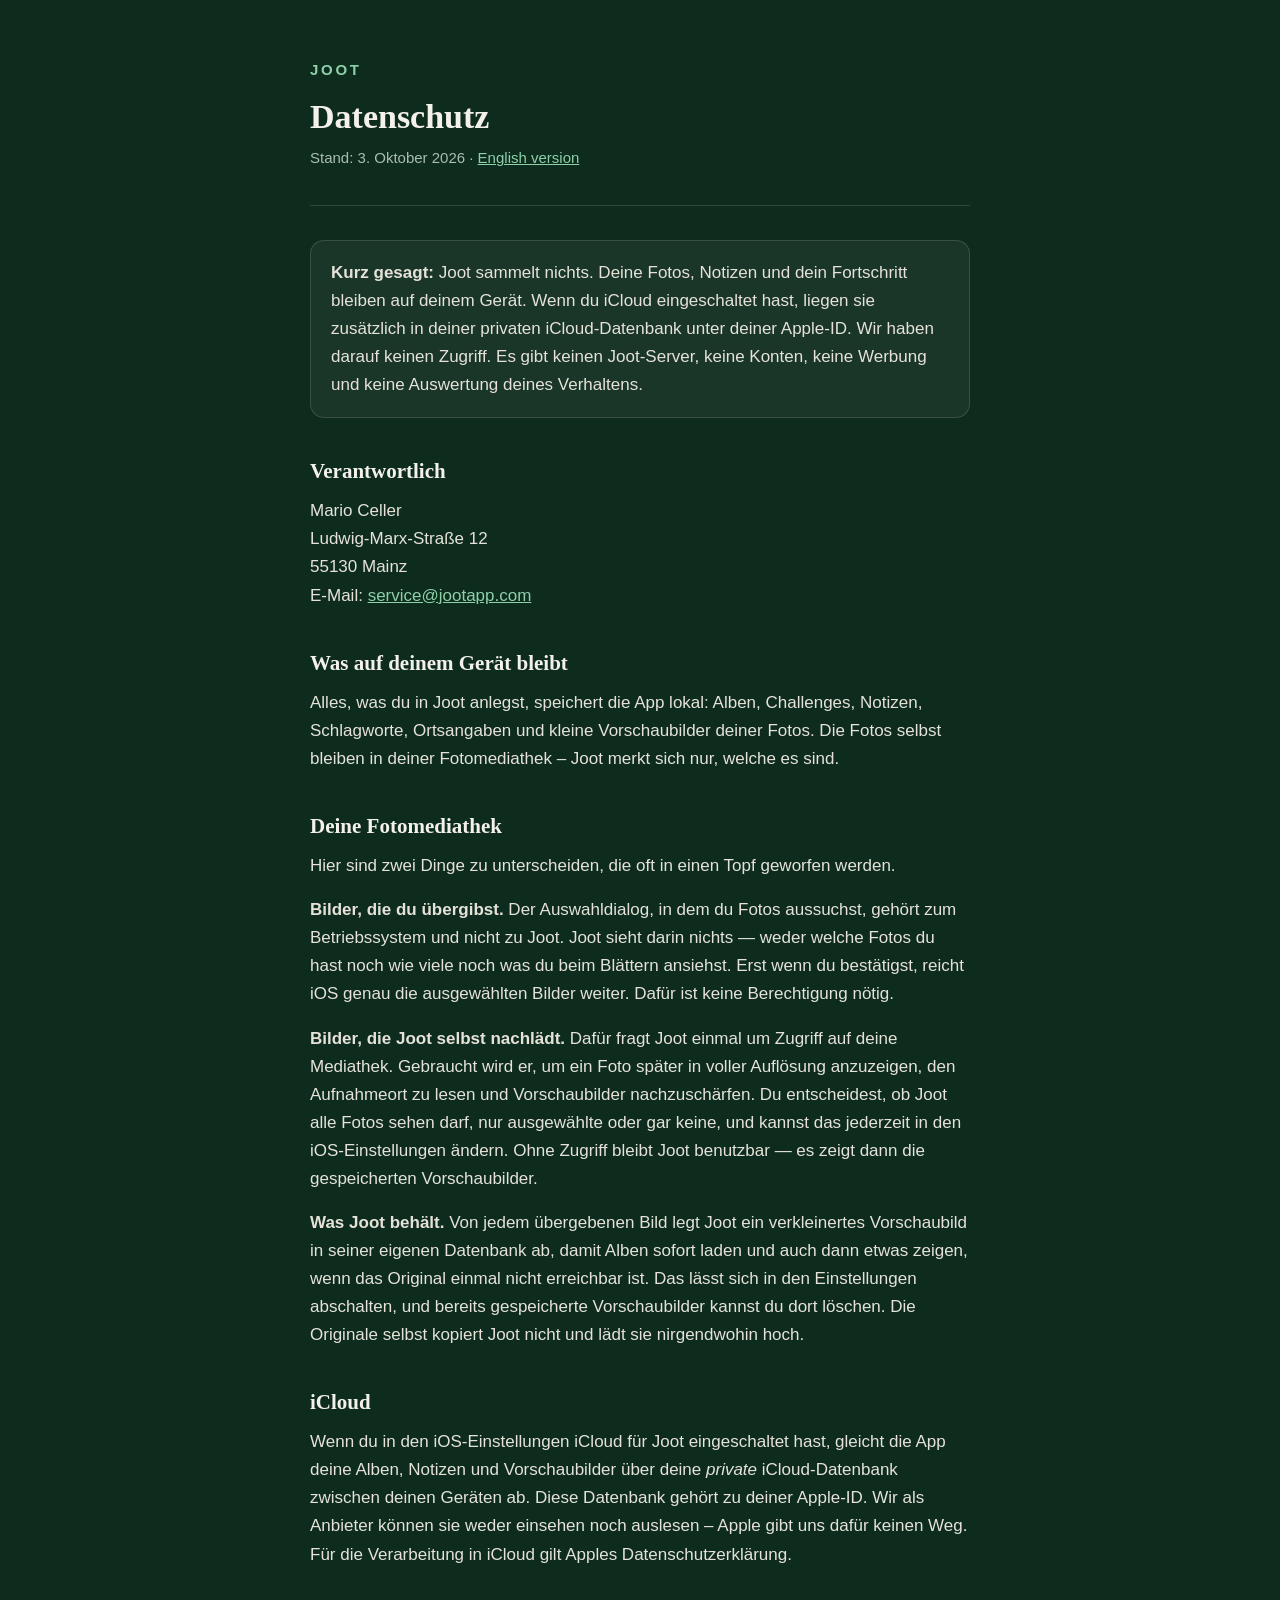
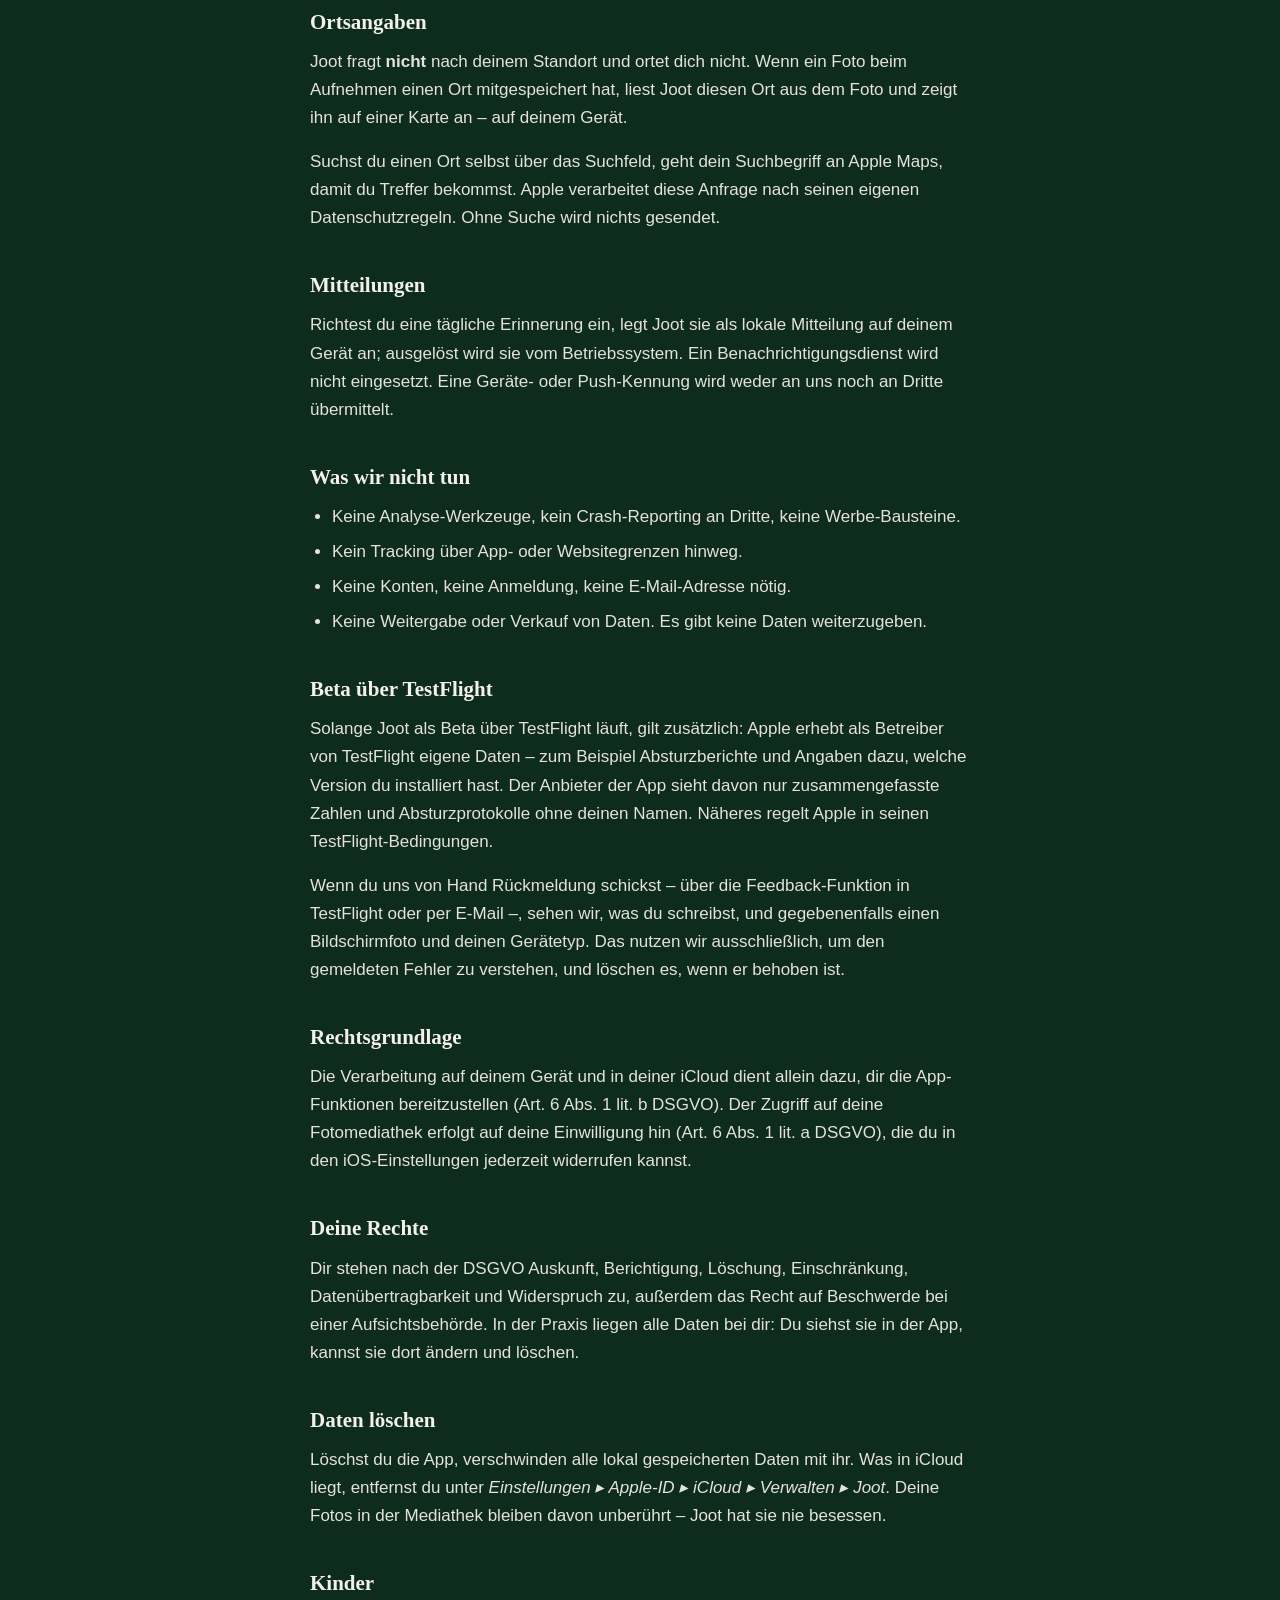
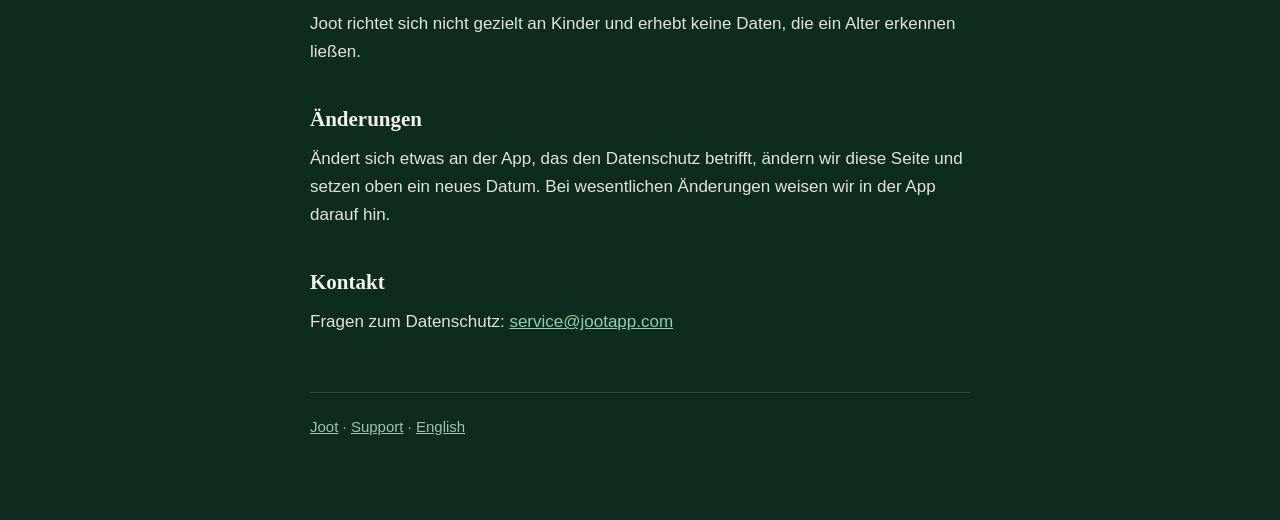
<file: datenschutz.html>
<!doctype html>
<html lang="de">
<head>
<meta charset="utf-8">
<meta name="viewport" content="width=device-width, initial-scale=1">
<title>Datenschutz – Joot</title>
<link rel="stylesheet" href="stil.css">
</head>
<body>
<div class="blatt">
<header>
  <a class="marke" href="index.html">Joot</a>
  <h1>Datenschutz</h1>
  <p class="stand">Stand: 3. Oktober 2026 · <a href="en/privacy.html">English version</a></p>
</header>

<div class="kasten">
  <p><strong>Kurz gesagt:</strong> Joot sammelt nichts. Deine Fotos, Notizen und dein
  Fortschritt bleiben auf deinem Gerät. Wenn du iCloud eingeschaltet hast, liegen sie
  zusätzlich in deiner privaten iCloud-Datenbank unter deiner Apple-ID. Wir haben darauf
  keinen Zugriff. Es gibt keinen Joot-Server, keine Konten, keine Werbung und keine
  Auswertung deines Verhaltens.</p>
</div>

<h2>Verantwortlich</h2>
<p>
  Mario Celler<br>
  Ludwig-Marx-Straße 12<br>
  55130 Mainz<br>
  E-Mail: <a href="mailto:service@jootapp.com">service@jootapp.com</a>
</p>

<h2>Was auf deinem Gerät bleibt</h2>
<p>Alles, was du in Joot anlegst, speichert die App lokal: Alben, Challenges, Notizen,
Schlagworte, Ortsangaben und kleine Vorschaubilder deiner Fotos. Die Fotos selbst bleiben
in deiner Fotomediathek – Joot merkt sich nur, welche es sind.</p>

<h2>Deine Fotomediathek</h2>
<p>Hier sind zwei Dinge zu unterscheiden, die oft in einen Topf geworfen werden.</p>

<p><strong>Bilder, die du übergibst.</strong> Der Auswahldialog, in dem du Fotos
aussuchst, gehört zum Betriebssystem und nicht zu Joot. Joot sieht darin nichts — weder
welche Fotos du hast noch wie viele noch was du beim Blättern ansiehst. Erst wenn du
bestätigst, reicht iOS genau die ausgewählten Bilder weiter. Dafür ist keine Berechtigung
nötig.</p>

<p><strong>Bilder, die Joot selbst nachlädt.</strong> Dafür fragt Joot einmal um Zugriff
auf deine Mediathek. Gebraucht wird er, um ein Foto später in voller Auflösung anzuzeigen,
den Aufnahmeort zu lesen und Vorschaubilder nachzuschärfen. Du entscheidest, ob Joot alle
Fotos sehen darf, nur ausgewählte oder gar keine, und kannst das jederzeit in den
iOS-Einstellungen ändern. Ohne Zugriff bleibt Joot benutzbar — es zeigt dann die
gespeicherten Vorschaubilder.</p>

<p><strong>Was Joot behält.</strong> Von jedem übergebenen Bild legt Joot ein
verkleinertes Vorschaubild in seiner eigenen Datenbank ab, damit Alben sofort laden und
auch dann etwas zeigen, wenn das Original einmal nicht erreichbar ist. Das lässt sich in
den Einstellungen abschalten, und bereits gespeicherte Vorschaubilder kannst du dort
löschen. Die Originale selbst kopiert Joot nicht und lädt sie nirgendwohin hoch.</p>

<h2>iCloud</h2>
<p>Wenn du in den iOS-Einstellungen iCloud für Joot eingeschaltet hast, gleicht die App
deine Alben, Notizen und Vorschaubilder über deine <em>private</em> iCloud-Datenbank
zwischen deinen Geräten ab. Diese Datenbank gehört zu deiner Apple-ID. Wir als Anbieter
können sie weder einsehen noch auslesen – Apple gibt uns dafür keinen Weg. Für die
Verarbeitung in iCloud gilt Apples Datenschutzerklärung.</p>

<h2>Ortsangaben</h2>
<p>Joot fragt <strong>nicht</strong> nach deinem Standort und ortet dich nicht. Wenn ein
Foto beim Aufnehmen einen Ort mitgespeichert hat, liest Joot diesen Ort aus dem Foto und
zeigt ihn auf einer Karte an – auf deinem Gerät.</p>
<p>Suchst du einen Ort selbst über das Suchfeld, geht dein Suchbegriff an Apple Maps,
damit du Treffer bekommst. Apple verarbeitet diese Anfrage nach seinen eigenen
Datenschutzregeln. Ohne Suche wird nichts gesendet.</p>

<h2>Mitteilungen</h2>
<p>Richtest du eine tägliche Erinnerung ein, legt Joot sie als lokale Mitteilung auf
deinem Gerät an; ausgelöst wird sie vom Betriebssystem. Ein Benachrichtigungsdienst
wird nicht eingesetzt. Eine Geräte- oder Push-Kennung wird weder an uns noch an
Dritte übermittelt.</p>

<h2>Was wir nicht tun</h2>
<ul>
  <li>Keine Analyse-Werkzeuge, kein Crash-Reporting an Dritte, keine Werbe-Bausteine.</li>
  <li>Kein Tracking über App- oder Websitegrenzen hinweg.</li>
  <li>Keine Konten, keine Anmeldung, keine E-Mail-Adresse nötig.</li>
  <li>Keine Weitergabe oder Verkauf von Daten. Es gibt keine Daten weiterzugeben.</li>
</ul>

<h2>Beta über TestFlight</h2>
<p>Solange Joot als Beta über TestFlight läuft, gilt zusätzlich: Apple erhebt als
Betreiber von TestFlight eigene Daten – zum Beispiel Absturzberichte und Angaben dazu,
welche Version du installiert hast. Der Anbieter der App sieht davon nur zusammengefasste
Zahlen und Absturzprotokolle ohne deinen Namen. Näheres regelt Apple in seinen
TestFlight-Bedingungen.</p>
<p>Wenn du uns von Hand Rückmeldung schickst – über die Feedback-Funktion in TestFlight
oder per E-Mail –, sehen wir, was du schreibst, und gegebenenfalls einen Bildschirmfoto
und deinen Gerätetyp. Das nutzen wir ausschließlich, um den gemeldeten Fehler zu
verstehen, und löschen es, wenn er behoben ist.</p>

<h2>Rechtsgrundlage</h2>
<p>Die Verarbeitung auf deinem Gerät und in deiner iCloud dient allein dazu, dir die
App-Funktionen bereitzustellen (Art. 6 Abs. 1 lit. b DSGVO). Der Zugriff auf deine
Fotomediathek erfolgt auf deine Einwilligung hin (Art. 6 Abs. 1 lit. a DSGVO), die du in
den iOS-Einstellungen jederzeit widerrufen kannst.</p>

<h2>Deine Rechte</h2>
<p>Dir stehen nach der DSGVO Auskunft, Berichtigung, Löschung, Einschränkung,
Datenübertragbarkeit und Widerspruch zu, außerdem das Recht auf Beschwerde bei einer
Aufsichtsbehörde. In der Praxis liegen alle Daten bei dir: Du siehst sie in der App,
kannst sie dort ändern und löschen.</p>

<h2>Daten löschen</h2>
<p>Löschst du die App, verschwinden alle lokal gespeicherten Daten mit ihr. Was in iCloud
liegt, entfernst du unter <em>Einstellungen ▸ Apple-ID ▸ iCloud ▸ Verwalten ▸ Joot</em>.
Deine Fotos in der Mediathek bleiben davon unberührt – Joot hat sie nie besessen.</p>

<h2>Kinder</h2>
<p>Joot richtet sich nicht gezielt an Kinder und erhebt keine Daten, die ein Alter
erkennen ließen.</p>

<h2>Änderungen</h2>
<p>Ändert sich etwas an der App, das den Datenschutz betrifft, ändern wir diese Seite und
setzen oben ein neues Datum. Bei wesentlichen Änderungen weisen wir in der App darauf hin.</p>

<h2>Kontakt</h2>
<p>Fragen zum Datenschutz: <a href="mailto:service@jootapp.com">service@jootapp.com</a></p>

<footer>
  <a href="index.html">Joot</a> · <a href="support.html">Support</a> ·
  <a href="en/privacy.html">English</a>
</footer>
</div>
</body>
</html>
</file>
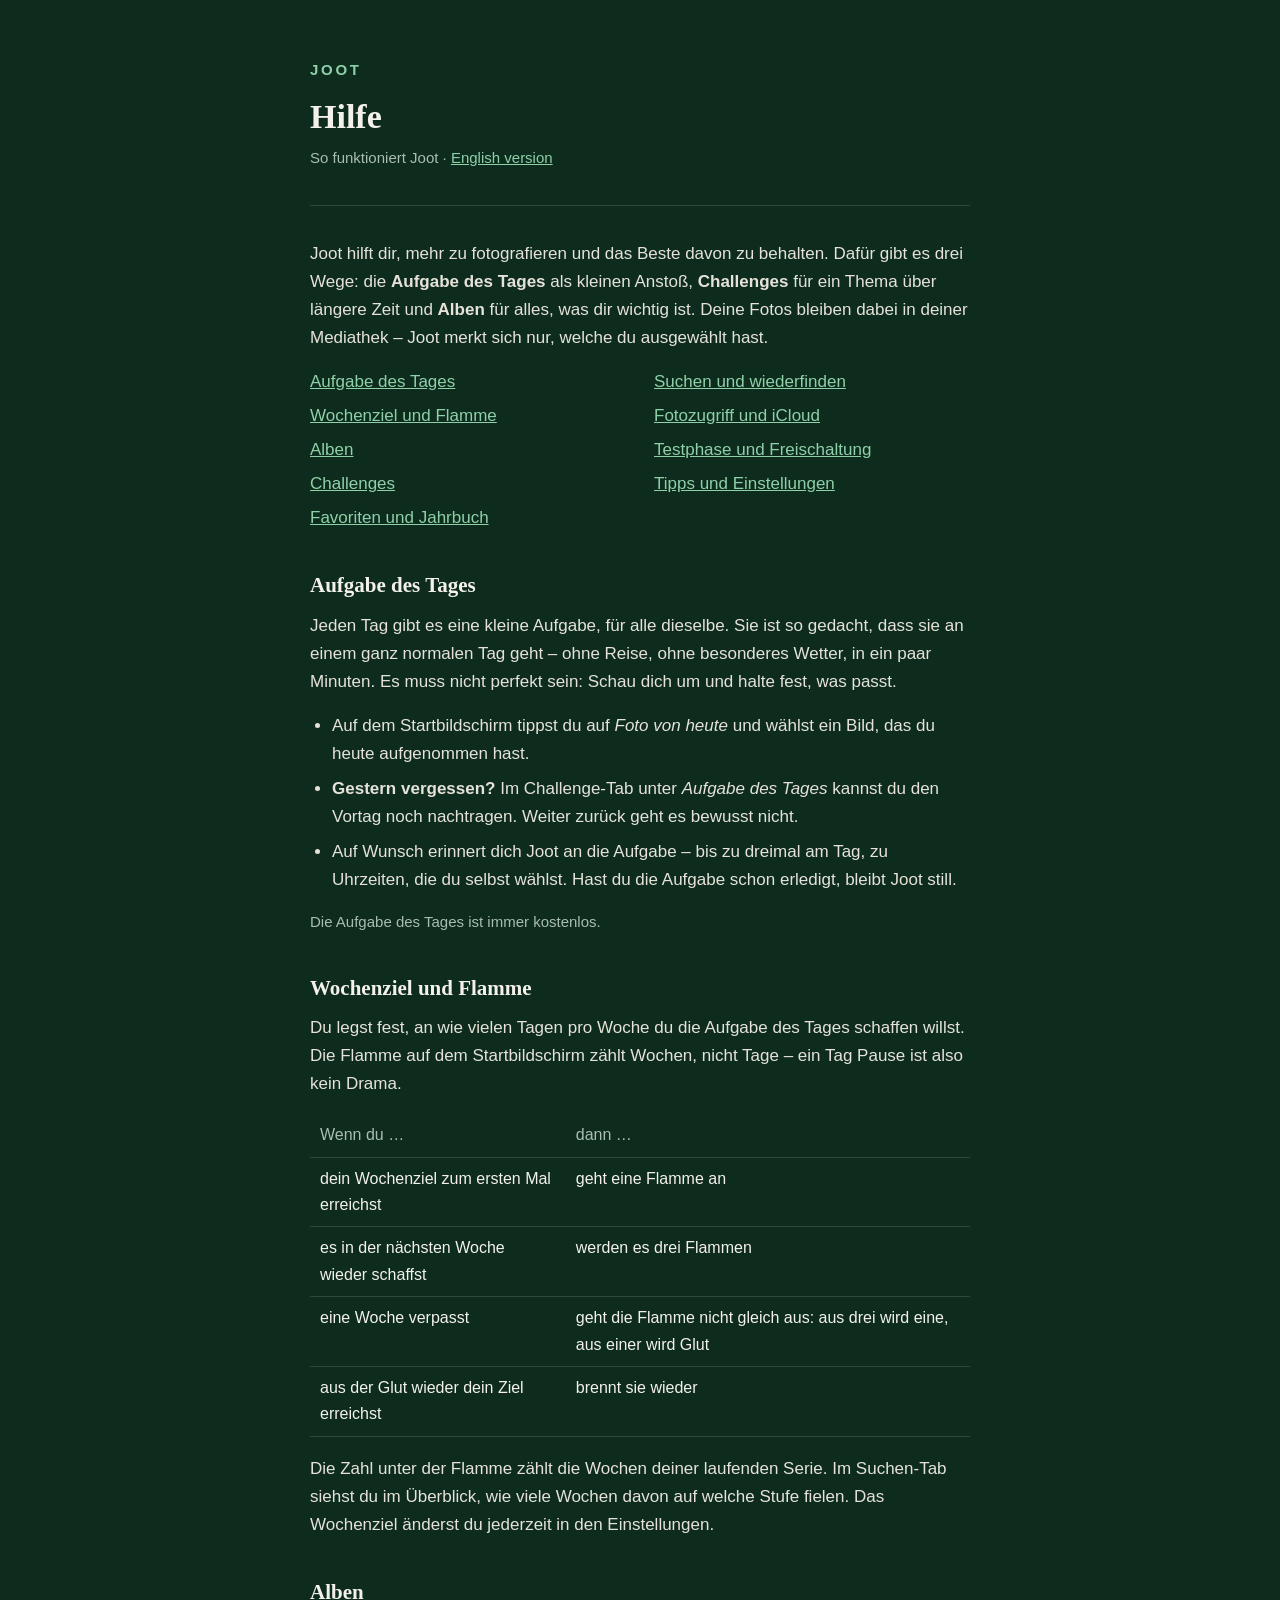
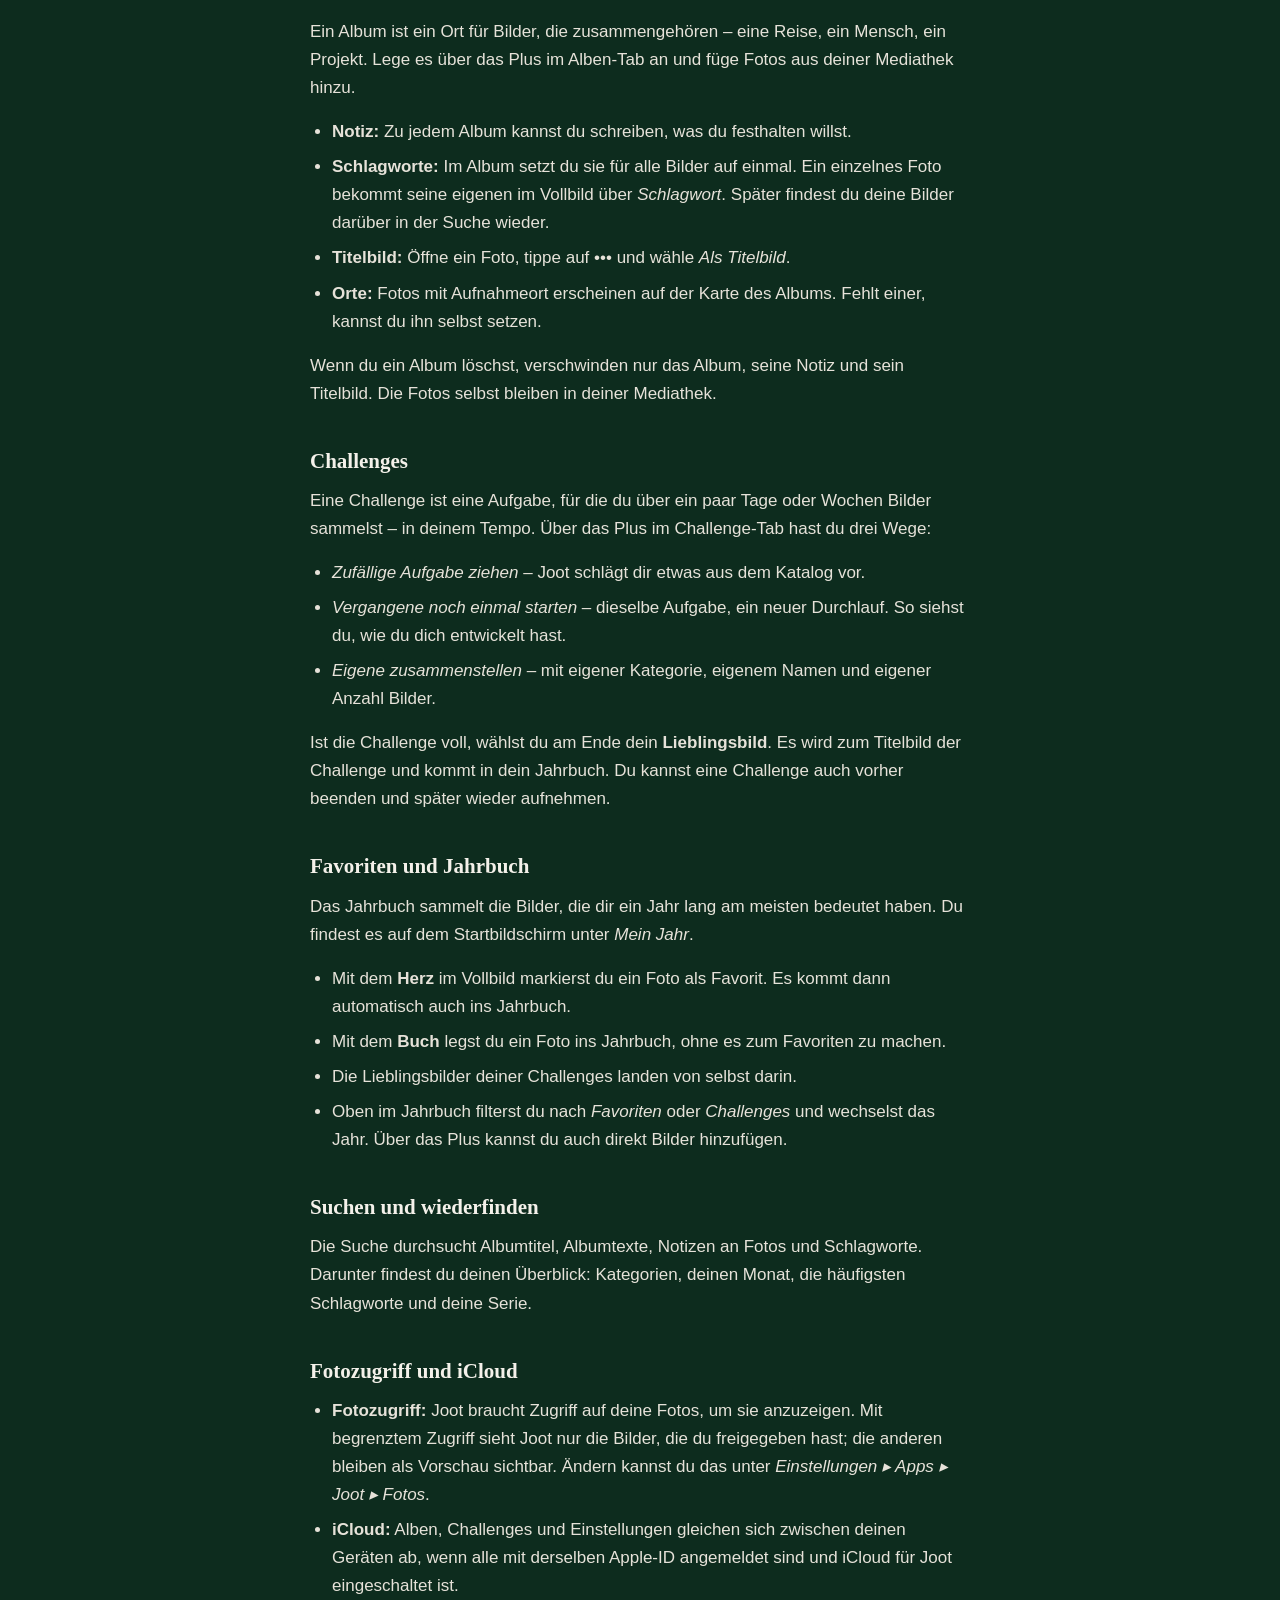
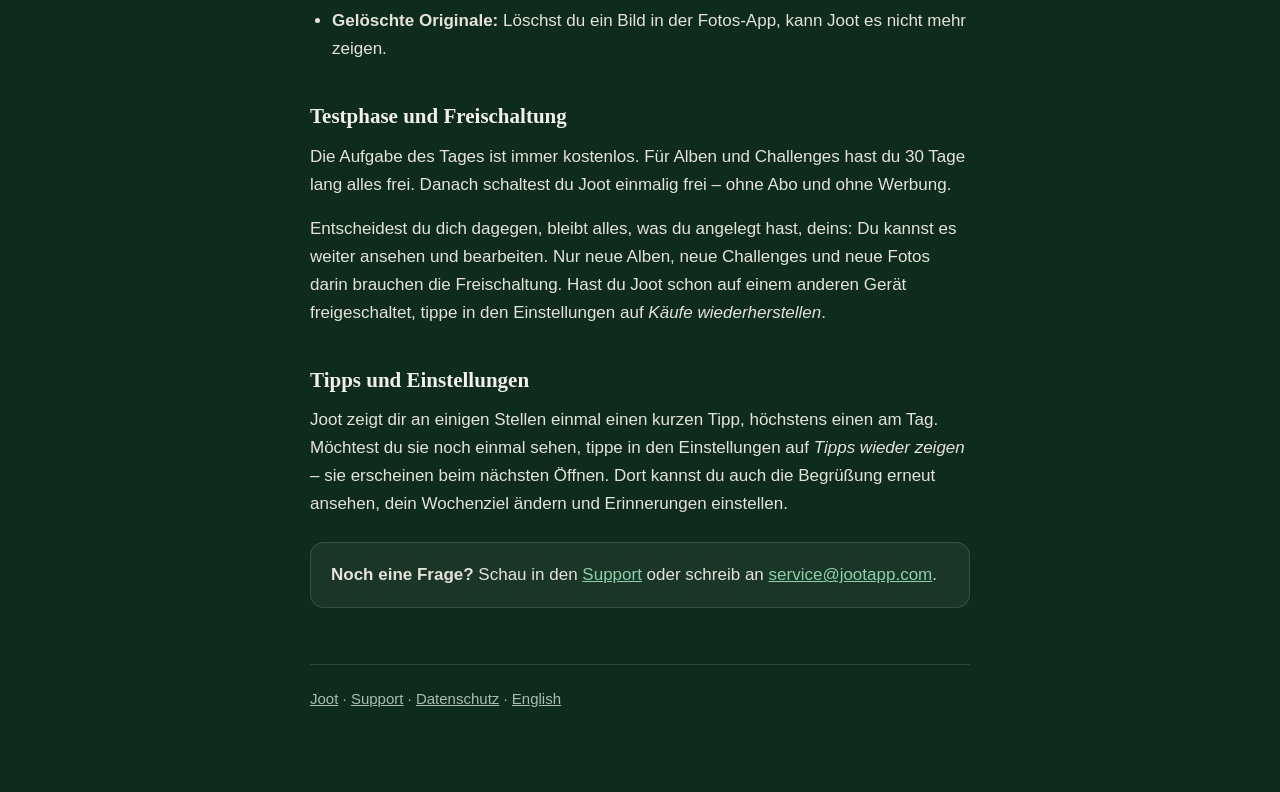
<file: hilfe.html>
<!doctype html>
<html lang="de">
<head>
<meta charset="utf-8">
<meta name="viewport" content="width=device-width, initial-scale=1">
<title>Hilfe – Joot</title>
<meta name="description" content="So funktioniert Joot: Aufgabe des Tages, Wochenziel und Flamme, Alben, Challenges, Favoriten und Jahrbuch.">
<link rel="stylesheet" href="stil.css">
<style>
  .inhalt { columns: 2; column-gap: 28px; padding-left: 0; list-style: none; }
  .inhalt li { margin-bottom: 6px; break-inside: avoid; }
  .stufen { width: 100%; border-collapse: collapse; margin: 8px 0 18px; font-size: 16px; }
  .stufen th, .stufen td { text-align: left; padding: 8px 10px; border-bottom: 1px solid var(--linie); vertical-align: top; }
  .stufen th { color: var(--gedaempft); font-weight: 500; }
  h2 { scroll-margin-top: 20px; }
  @media (max-width: 480px) { .inhalt { columns: 1; } }
</style>
</head>
<body>
<div class="blatt">
<header>
  <a class="marke" href="index.html">Joot</a>
  <h1>Hilfe</h1>
  <p class="stand">So funktioniert Joot · <a href="en/help.html">English version</a></p>
</header>

<p>Joot hilft dir, mehr zu fotografieren und das Beste davon zu behalten. Dafür gibt es
drei Wege: die <strong>Aufgabe des Tages</strong> als kleinen Anstoß, <strong>Challenges</strong>
für ein Thema über längere Zeit und <strong>Alben</strong> für alles, was dir wichtig ist.
Deine Fotos bleiben dabei in deiner Mediathek – Joot merkt sich nur, welche du ausgewählt
hast.</p>

<ul class="inhalt">
  <li><a href="#aufgabe">Aufgabe des Tages</a></li>
  <li><a href="#flamme">Wochenziel und Flamme</a></li>
  <li><a href="#alben">Alben</a></li>
  <li><a href="#challenges">Challenges</a></li>
  <li><a href="#jahrbuch">Favoriten und Jahrbuch</a></li>
  <li><a href="#suche">Suchen und wiederfinden</a></li>
  <li><a href="#fotos">Fotozugriff und iCloud</a></li>
  <li><a href="#kauf">Testphase und Freischaltung</a></li>
  <li><a href="#tipps">Tipps und Einstellungen</a></li>
</ul>

<h2 id="aufgabe">Aufgabe des Tages</h2>
<p>Jeden Tag gibt es eine kleine Aufgabe, für alle dieselbe. Sie ist so gedacht, dass sie
an einem ganz normalen Tag geht – ohne Reise, ohne besonderes Wetter, in ein paar Minuten.
Es muss nicht perfekt sein: Schau dich um und halte fest, was passt.</p>
<ul>
  <li>Auf dem Startbildschirm tippst du auf <em>Foto von heute</em> und wählst ein Bild,
  das du heute aufgenommen hast.</li>
  <li><strong>Gestern vergessen?</strong> Im Challenge-Tab unter <em>Aufgabe des Tages</em>
  kannst du den Vortag noch nachtragen. Weiter zurück geht es bewusst nicht.</li>
  <li>Auf Wunsch erinnert dich Joot an die Aufgabe – bis zu dreimal am Tag, zu Uhrzeiten,
  die du selbst wählst. Hast du die Aufgabe schon erledigt, bleibt Joot still.</li>
</ul>
<p class="leise">Die Aufgabe des Tages ist immer kostenlos.</p>

<h2 id="flamme">Wochenziel und Flamme</h2>
<p>Du legst fest, an wie vielen Tagen pro Woche du die Aufgabe des Tages schaffen willst.
Die Flamme auf dem Startbildschirm zählt Wochen, nicht Tage – ein Tag Pause ist also kein
Drama.</p>
<table class="stufen">
  <tr><th>Wenn du …</th><th>dann …</th></tr>
  <tr><td>dein Wochenziel zum ersten Mal erreichst</td><td>geht eine Flamme an</td></tr>
  <tr><td>es in der nächsten Woche wieder schaffst</td><td>werden es drei Flammen</td></tr>
  <tr><td>eine Woche verpasst</td><td>geht die Flamme nicht gleich aus: aus drei wird eine,
  aus einer wird Glut</td></tr>
  <tr><td>aus der Glut wieder dein Ziel erreichst</td><td>brennt sie wieder</td></tr>
</table>
<p>Die Zahl unter der Flamme zählt die Wochen deiner laufenden Serie. Im Suchen-Tab siehst
du im Überblick, wie viele Wochen davon auf welche Stufe fielen. Das Wochenziel änderst du
jederzeit in den Einstellungen.</p>

<h2 id="alben">Alben</h2>
<p>Ein Album ist ein Ort für Bilder, die zusammengehören – eine Reise, ein Mensch, ein
Projekt. Lege es über das Plus im Alben-Tab an und füge Fotos aus deiner Mediathek hinzu.</p>
<ul>
  <li><strong>Notiz:</strong> Zu jedem Album kannst du schreiben, was du festhalten willst.</li>
  <li><strong>Schlagworte:</strong> Im Album setzt du sie für alle Bilder auf einmal. Ein
  einzelnes Foto bekommt seine eigenen im Vollbild über <em>Schlagwort</em>. Später findest
  du deine Bilder darüber in der Suche wieder.</li>
  <li><strong>Titelbild:</strong> Öffne ein Foto, tippe auf ••• und wähle <em>Als Titelbild</em>.</li>
  <li><strong>Orte:</strong> Fotos mit Aufnahmeort erscheinen auf der Karte des Albums. Fehlt
  einer, kannst du ihn selbst setzen.</li>
</ul>
<p>Wenn du ein Album löschst, verschwinden nur das Album, seine Notiz und sein Titelbild.
Die Fotos selbst bleiben in deiner Mediathek.</p>

<h2 id="challenges">Challenges</h2>
<p>Eine Challenge ist eine Aufgabe, für die du über ein paar Tage oder Wochen Bilder sammelst –
in deinem Tempo. Über das Plus im Challenge-Tab hast du drei Wege:</p>
<ul>
  <li><em>Zufällige Aufgabe ziehen</em> – Joot schlägt dir etwas aus dem Katalog vor.</li>
  <li><em>Vergangene noch einmal starten</em> – dieselbe Aufgabe, ein neuer Durchlauf. So
  siehst du, wie du dich entwickelt hast.</li>
  <li><em>Eigene zusammenstellen</em> – mit eigener Kategorie, eigenem Namen und eigener Anzahl Bilder.</li>
</ul>
<p>Ist die Challenge voll, wählst du am Ende dein <strong>Lieblingsbild</strong>. Es wird zum
Titelbild der Challenge und kommt in dein Jahrbuch. Du kannst eine Challenge auch vorher
beenden und später wieder aufnehmen.</p>

<h2 id="jahrbuch">Favoriten und Jahrbuch</h2>
<p>Das Jahrbuch sammelt die Bilder, die dir ein Jahr lang am meisten bedeutet haben. Du
findest es auf dem Startbildschirm unter <em>Mein Jahr</em>.</p>
<ul>
  <li>Mit dem <strong>Herz</strong> im Vollbild markierst du ein Foto als Favorit. Es kommt dann
  automatisch auch ins Jahrbuch.</li>
  <li>Mit dem <strong>Buch</strong> legst du ein Foto ins Jahrbuch, ohne es zum Favoriten zu machen.</li>
  <li>Die Lieblingsbilder deiner Challenges landen von selbst darin.</li>
  <li>Oben im Jahrbuch filterst du nach <em>Favoriten</em> oder <em>Challenges</em> und wechselst
  das Jahr. Über das Plus kannst du auch direkt Bilder hinzufügen.</li>
</ul>

<h2 id="suche">Suchen und wiederfinden</h2>
<p>Die Suche durchsucht Albumtitel, Albumtexte, Notizen an Fotos und Schlagworte. Darunter
findest du deinen Überblick: Kategorien, deinen Monat, die häufigsten Schlagworte und deine
Serie.</p>

<h2 id="fotos">Fotozugriff und iCloud</h2>
<ul>
  <li><strong>Fotozugriff:</strong> Joot braucht Zugriff auf deine Fotos, um sie anzuzeigen.
  Mit begrenztem Zugriff sieht Joot nur die Bilder, die du freigegeben hast; die anderen
  bleiben als Vorschau sichtbar. Ändern kannst du das unter <em>Einstellungen ▸ Apps ▸ Joot ▸
  Fotos</em>.</li>
  <li><strong>iCloud:</strong> Alben, Challenges und Einstellungen gleichen sich zwischen deinen
  Geräten ab, wenn alle mit derselben Apple-ID angemeldet sind und iCloud für Joot
  eingeschaltet ist.</li>
  <li><strong>Gelöschte Originale:</strong> Löschst du ein Bild in der Fotos-App, kann Joot es
  nicht mehr zeigen.</li>
</ul>

<h2 id="kauf">Testphase und Freischaltung</h2>
<p>Die Aufgabe des Tages ist immer kostenlos. Für Alben und Challenges hast du 30 Tage lang
alles frei. Danach schaltest du Joot einmalig frei – ohne Abo und ohne Werbung.</p>
<p>Entscheidest du dich dagegen, bleibt alles, was du angelegt hast, deins: Du kannst es
weiter ansehen und bearbeiten. Nur neue Alben, neue Challenges und neue Fotos darin
brauchen die Freischaltung. Hast du Joot schon auf einem anderen Gerät freigeschaltet,
tippe in den Einstellungen auf <em>Käufe wiederherstellen</em>.</p>

<h2 id="tipps">Tipps und Einstellungen</h2>
<p>Joot zeigt dir an einigen Stellen einmal einen kurzen Tipp, höchstens einen am Tag.
Möchtest du sie noch einmal sehen, tippe in den Einstellungen auf <em>Tipps wieder zeigen</em>
– sie erscheinen beim nächsten Öffnen. Dort kannst du auch die Begrüßung erneut ansehen,
dein Wochenziel ändern und Erinnerungen einstellen.</p>

<div class="kasten">
  <p><strong>Noch eine Frage?</strong> Schau in den <a href="support.html">Support</a> oder
  schreib an <a href="mailto:service@jootapp.com">service@jootapp.com</a>.</p>
</div>

<footer>
  <a href="index.html">Joot</a> · <a href="support.html">Support</a> ·
  <a href="datenschutz.html">Datenschutz</a> · <a href="en/help.html">English</a>
</footer>
</div>
</body>
</html>
</file>
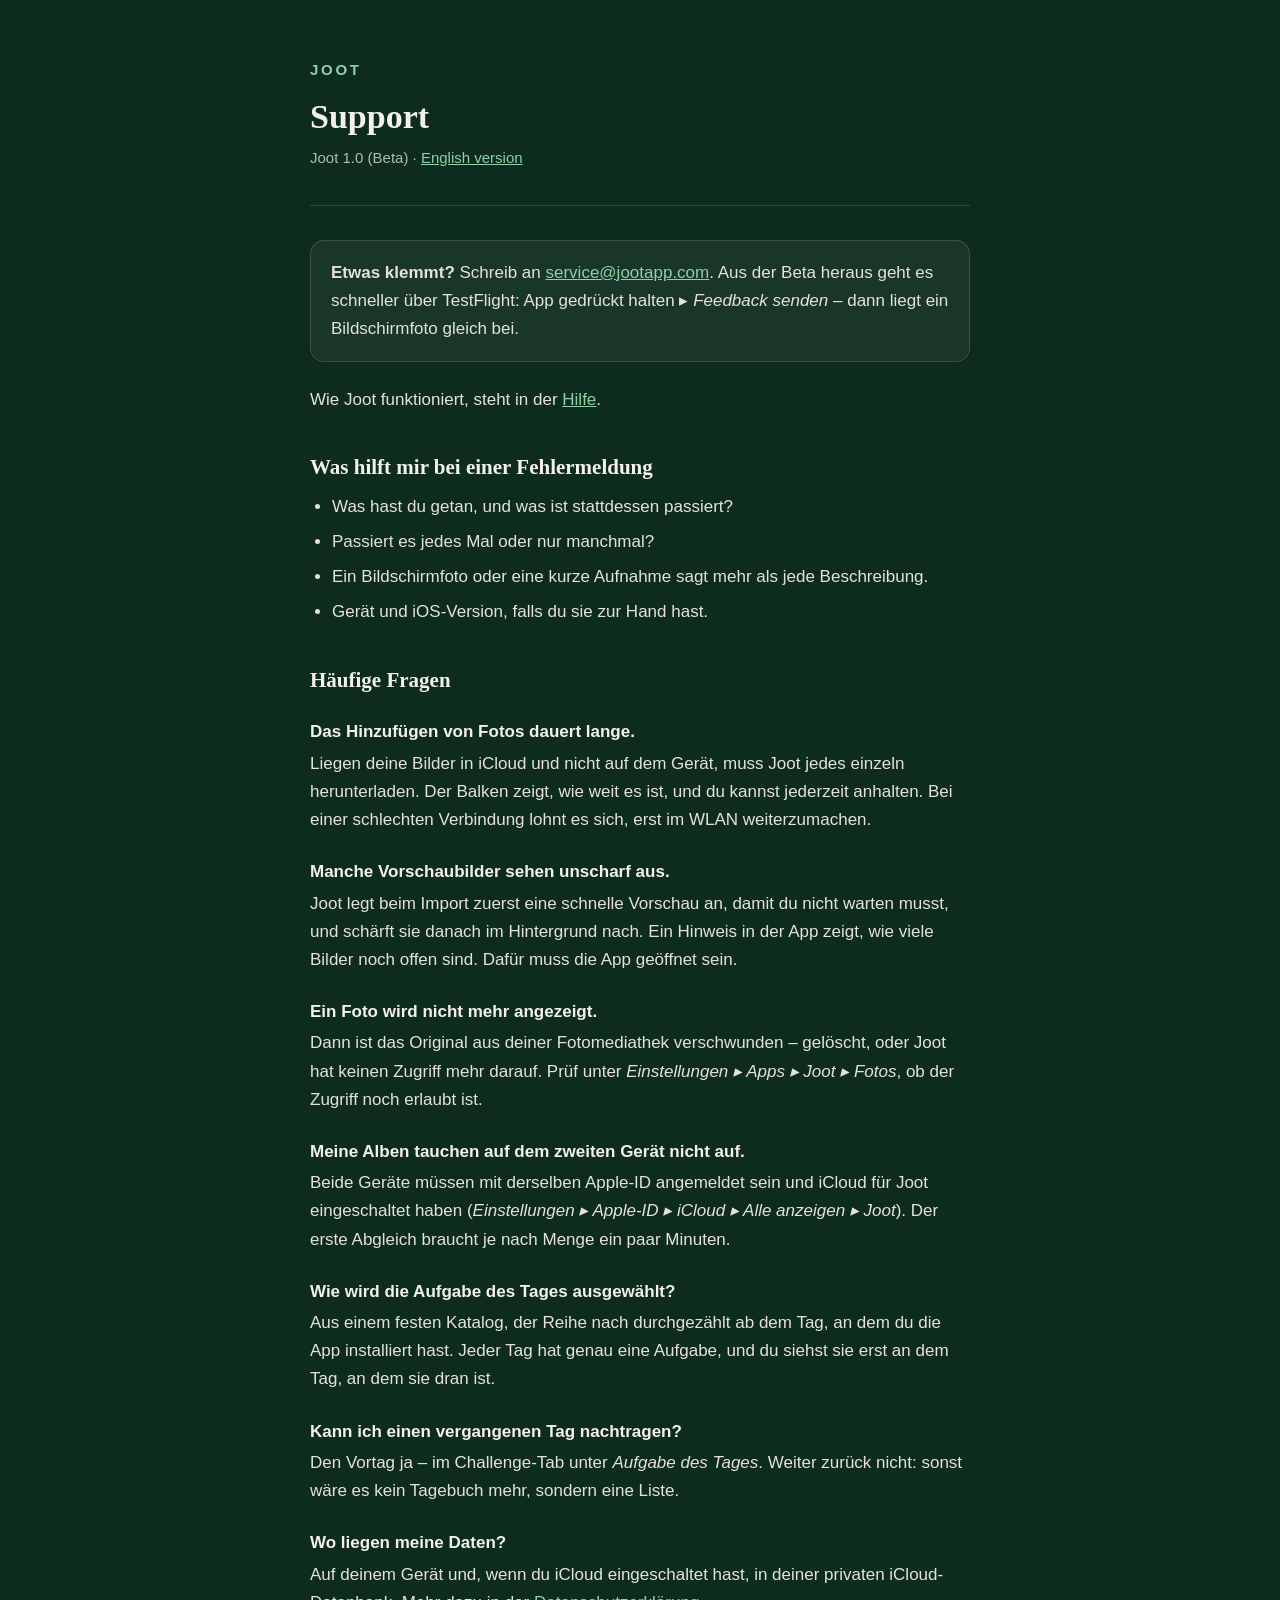
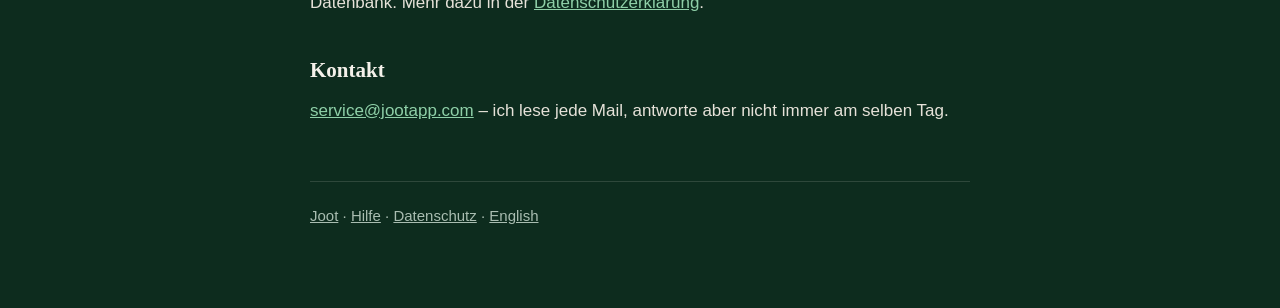
<file: support.html>
<!doctype html>
<html lang="de">
<head>
<meta charset="utf-8">
<meta name="viewport" content="width=device-width, initial-scale=1">
<title>Support – Joot</title>
<link rel="stylesheet" href="stil.css">
</head>
<body>
<div class="blatt">
<header>
  <a class="marke" href="index.html">Joot</a>
  <h1>Support</h1>
  <p class="stand">Joot 1.0 (Beta) · <a href="en/support.html">English version</a></p>
</header>

<div class="kasten">
  <p><strong>Etwas klemmt?</strong> Schreib an
  <a href="mailto:service@jootapp.com">service@jootapp.com</a>. Aus der Beta heraus geht es
  schneller über TestFlight: App gedrückt halten ▸ <em>Feedback senden</em> – dann liegt
  ein Bildschirmfoto gleich bei.</p>
</div>

<p>Wie Joot funktioniert, steht in der <a href="hilfe.html">Hilfe</a>.</p>

<h2>Was hilft mir bei einer Fehlermeldung</h2>
<ul>
  <li>Was hast du getan, und was ist stattdessen passiert?</li>
  <li>Passiert es jedes Mal oder nur manchmal?</li>
  <li>Ein Bildschirmfoto oder eine kurze Aufnahme sagt mehr als jede Beschreibung.</li>
  <li>Gerät und iOS-Version, falls du sie zur Hand hast.</li>
</ul>

<h2>Häufige Fragen</h2>

<h3>Das Hinzufügen von Fotos dauert lange.</h3>
<p>Liegen deine Bilder in iCloud und nicht auf dem Gerät, muss Joot jedes einzeln
herunterladen. Der Balken zeigt, wie weit es ist, und du kannst jederzeit anhalten. Bei
einer schlechten Verbindung lohnt es sich, erst im WLAN weiterzumachen.</p>

<h3>Manche Vorschaubilder sehen unscharf aus.</h3>
<p>Joot legt beim Import zuerst eine schnelle Vorschau an, damit du nicht warten musst,
und schärft sie danach im Hintergrund nach. Ein Hinweis in der App zeigt, wie viele
Bilder noch offen sind. Dafür muss die App geöffnet sein.</p>

<h3>Ein Foto wird nicht mehr angezeigt.</h3>
<p>Dann ist das Original aus deiner Fotomediathek verschwunden – gelöscht, oder Joot hat
keinen Zugriff mehr darauf. Prüf unter <em>Einstellungen ▸ Apps ▸ Joot ▸ Fotos</em>, ob
der Zugriff noch erlaubt ist.</p>

<h3>Meine Alben tauchen auf dem zweiten Gerät nicht auf.</h3>
<p>Beide Geräte müssen mit derselben Apple-ID angemeldet sein und iCloud für Joot
eingeschaltet haben (<em>Einstellungen ▸ Apple-ID ▸ iCloud ▸ Alle anzeigen ▸ Joot</em>).
Der erste Abgleich braucht je nach Menge ein paar Minuten.</p>

<h3>Wie wird die Aufgabe des Tages ausgewählt?</h3>
<p>Aus einem festen Katalog, der Reihe nach durchgezählt ab dem Tag, an dem du die App
installiert hast. Jeder Tag hat genau eine Aufgabe, und du siehst sie erst an dem Tag,
an dem sie dran ist.</p>

<h3>Kann ich einen vergangenen Tag nachtragen?</h3>
<p>Den Vortag ja – im Challenge-Tab unter <em>Aufgabe des Tages</em>. Weiter zurück
nicht: sonst wäre es kein Tagebuch mehr, sondern eine Liste.</p>

<h3>Wo liegen meine Daten?</h3>
<p>Auf deinem Gerät und, wenn du iCloud eingeschaltet hast, in deiner privaten
iCloud-Datenbank. Mehr dazu in der <a href="datenschutz.html">Datenschutzerklärung</a>.</p>

<h2>Kontakt</h2>
<p><a href="mailto:service@jootapp.com">service@jootapp.com</a> – ich lese jede Mail, antworte
aber nicht immer am selben Tag.</p>

<footer>
  <a href="index.html">Joot</a> · <a href="hilfe.html">Hilfe</a> · <a href="datenschutz.html">Datenschutz</a> ·
  <a href="en/support.html">English</a>
</footer>
</div>
</body>
</html>
</file>
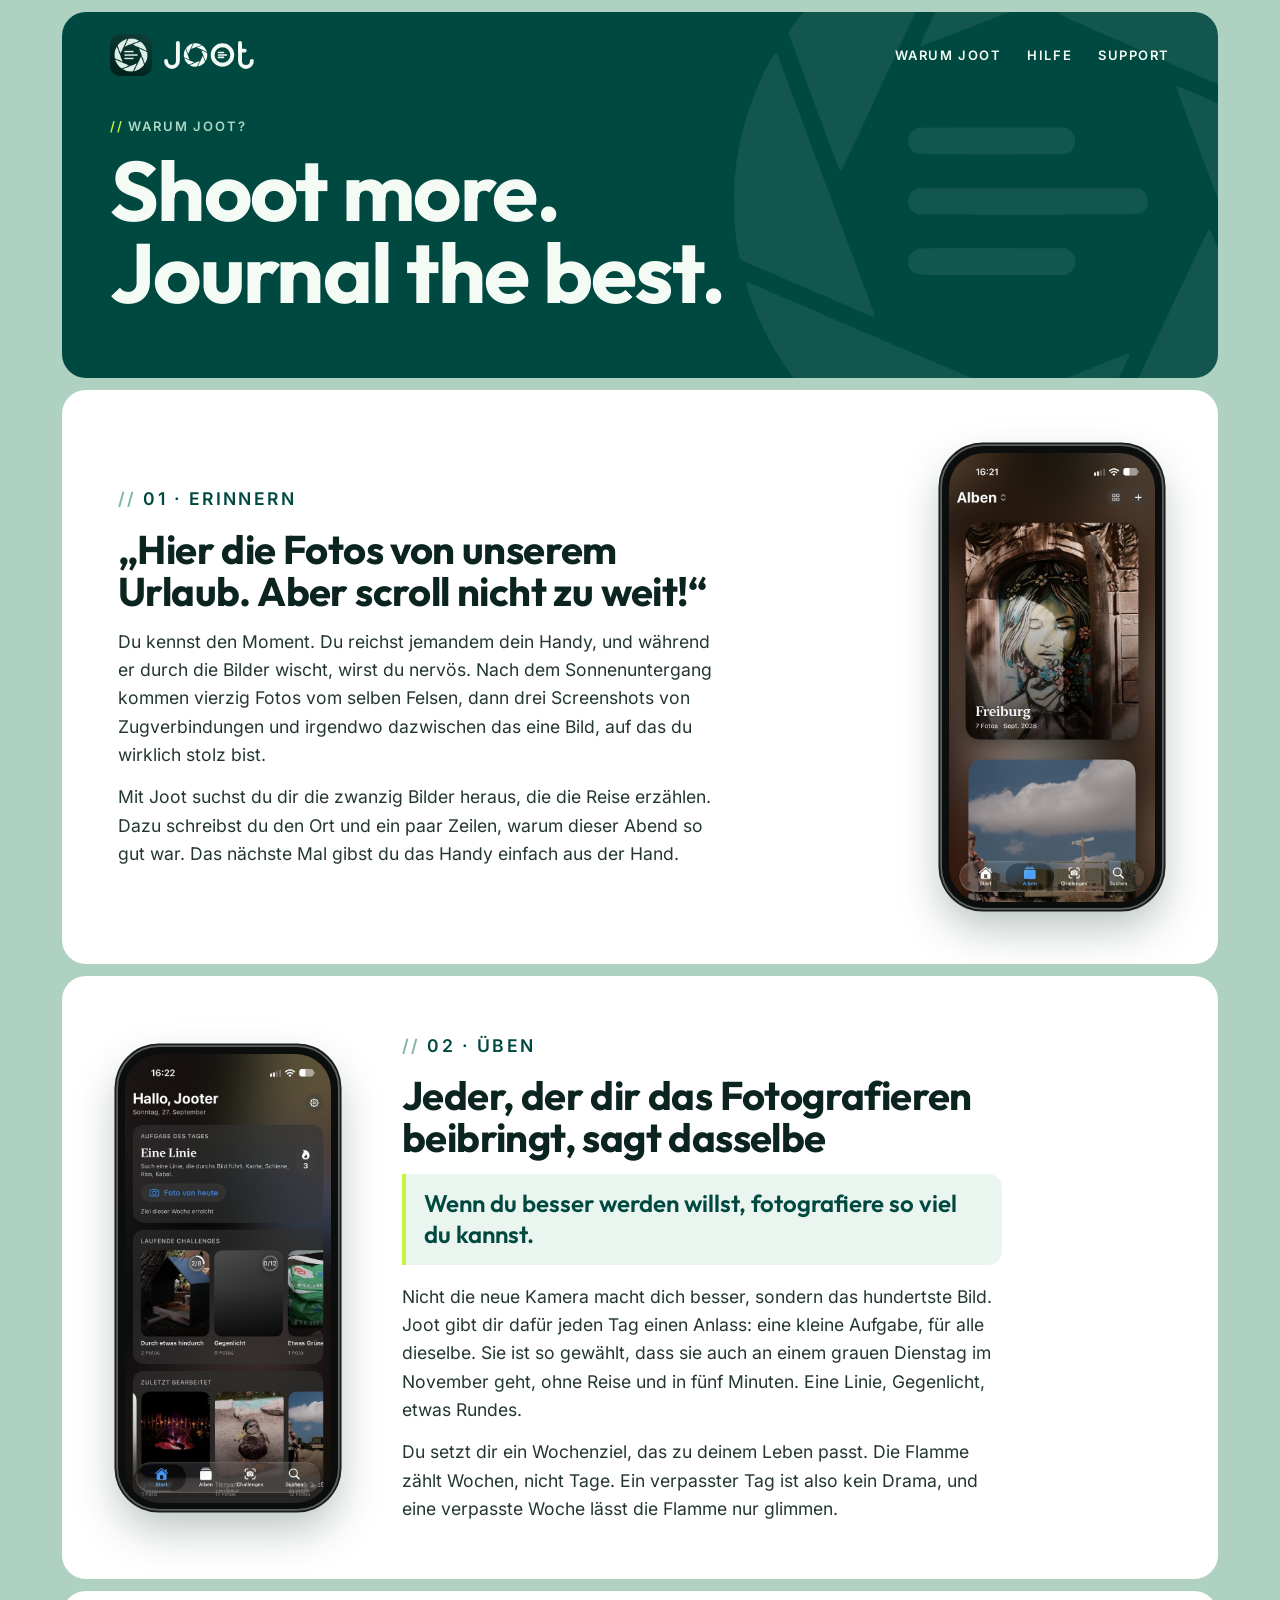
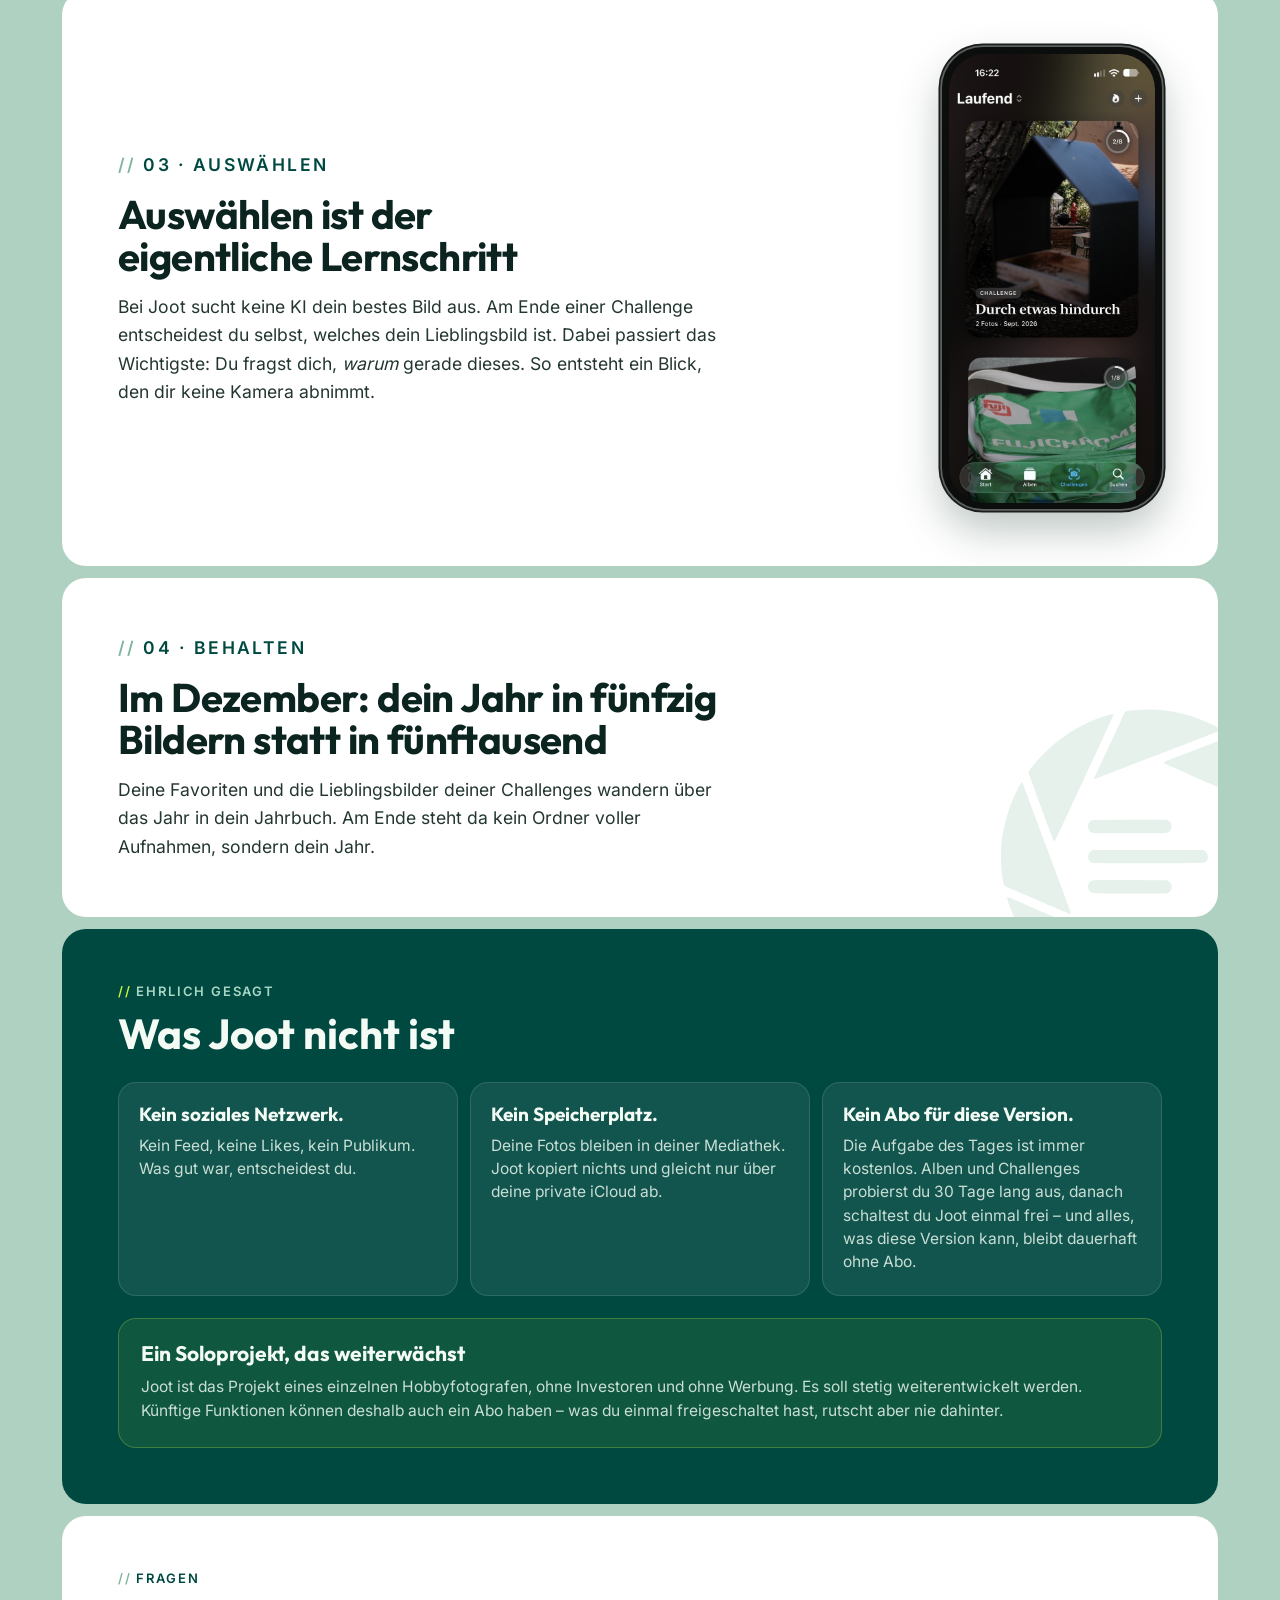
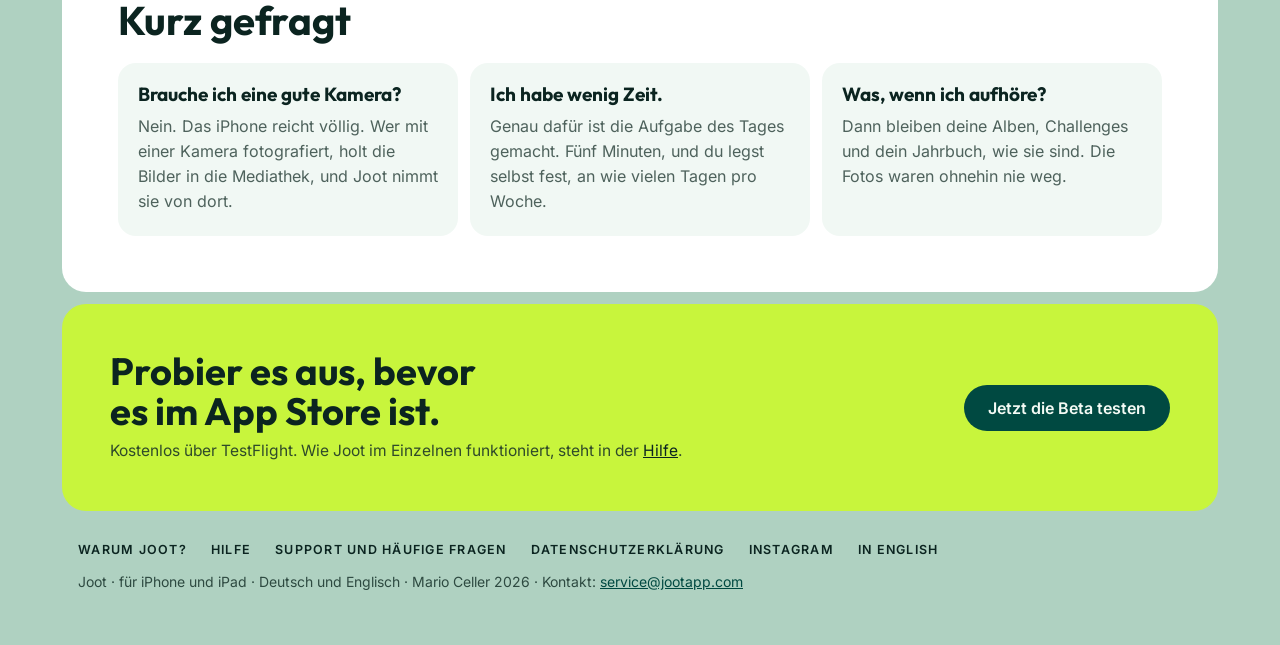
<file: warum.html>
<!doctype html>
<html lang="de">
<head>
<meta charset="utf-8">
<meta name="viewport" content="width=device-width, initial-scale=1">
<title>Warum Joot? – Das Fotojournal fürs iPhone</title>
<meta name="description" content="Shoot more. Journal the best. Warum Joot dir hilft, besser zu fotografieren und das Beste zu behalten – ohne Feed, ohne Likes.">
<meta name="theme-color" content="#004941">
<link rel="icon" type="image/png" href="bilder/icon.png">
<link rel="apple-touch-icon" href="bilder/apple-touch-icon.png">
<link rel="alternate" hreflang="de" href="https://jootapp.com/warum.html">
<link rel="alternate" hreflang="en" href="https://jootapp.com/en/why.html">
<link rel="preload" href="schrift/outfit-latin-700-normal.woff2" as="font" type="font/woff2" crossorigin>
<link rel="preload" href="schrift/inter-latin-400-normal.woff2" as="font" type="font/woff2" crossorigin>
<link rel="stylesheet" href="start.css">
</head>
<body>
<div class="rahmen">

<header class="kopf klein">
  <svg class="blende" viewBox="0 0 784 784" aria-hidden="true"><path fill="currentColor" fill-rule="evenodd" d="M372.5,774.9 C319.6,772.0 268.1,758.1 218.6,733.3 C202.3,725.1 199.0,722.1 204.2,720.4 C206.6,719.7 236.4,707.5 275.5,691.3 C317.7,673.8 326.2,670.3 372.0,651.5 C397.0,641.2 426.0,629.3 436.5,625.0 C523.7,589.0 525.0,588.5 525.0,590.7 C525.0,591.1 522.0,597.8 518.4,605.5 C514.7,613.2 508.3,626.9 504.0,636.0 C493.9,657.4 481.3,684.1 471.1,705.8 C466.7,715.2 459.5,730.5 455.1,739.8 C450.8,749.0 445.7,759.9 443.7,764.1 C441.6,768.7 439.5,772.0 438.4,772.3 C431.1,774.5 392.8,776.0 372.5,774.9 Z M469.0,765.5 C469.0,764.7 473.0,755.5 477.9,745.2 C502.1,694.1 525.8,644.0 562.0,567.0 C625.5,432.1 627.8,427.5 629.1,427.5 C629.8,427.5 632.3,432.7 634.6,439.0 C637.0,445.3 640.7,455.5 643.0,461.5 C645.3,467.5 650.7,482.0 655.0,493.5 C659.3,505.0 666.3,523.7 670.5,535.0 C674.7,546.3 680.3,561.4 683.0,568.5 C685.6,575.6 690.8,589.2 694.4,598.7 C698.0,608.1 701.0,616.5 701.0,617.2 C701.0,617.9 697.2,623.3 692.6,629.1 C640.2,695.0 568.5,741.7 486.0,763.4 C470.9,767.4 469.0,767.6 469.0,765.5 Z M163.3,698.8 C104.3,654.4 61.3,598.3 34.2,530.0 C26.6,510.9 22.8,498.0 24.6,497.3 C26.3,496.7 28.2,497.5 81.0,520.3 C137.1,544.5 223.9,581.7 284.0,607.4 C351.7,636.2 348.7,634.8 346.9,636.4 C346.1,637.1 342.1,639.1 338.0,640.8 C327.8,644.9 303.1,655.1 261.5,672.3 C196.7,699.1 177.2,707.0 175.7,707.0 C174.9,707.0 169.3,703.3 163.3,698.8 Z M716.2,591.3 C715.7,590.3 713.4,584.5 711.2,578.5 C709.0,572.5 697.4,541.4 685.5,509.5 C673.6,477.6 658.9,438.5 653.0,422.5 C647.0,406.6 636.5,378.2 629.5,359.5 C598.0,275.2 586.0,242.7 586.0,241.9 C586.0,240.0 590.1,241.3 608.9,249.6 C619.7,254.3 641.5,264.0 657.5,271.0 C673.5,278.0 693.5,286.8 702.0,290.5 C749.1,311.1 762.8,317.1 766.0,318.7 L769.5,320.5 L771.2,330.0 C778.4,370.8 777.6,422.6 769.0,465.0 C760.8,505.5 745.5,546.0 724.8,582.2 C718.9,592.5 717.5,593.9 716.2,591.3 Z M175.0,535.9 C167.6,532.6 155.9,527.5 149.0,524.6 C142.1,521.7 115.1,510.1 89.0,498.8 C62.9,487.5 36.0,475.9 29.3,473.0 C22.6,470.2 16.6,467.2 16.0,466.5 C14.7,464.9 10.4,439.6 9.1,425.0 C7.7,410.3 7.7,372.9 9.0,358.0 C14.0,303.4 34.1,240.8 60.1,199.2 C61.8,196.5 63.5,196.4 64.5,198.8 C64.9,199.7 69.0,210.9 73.6,223.5 C78.3,236.1 84.3,252.4 87.0,259.5 C89.7,266.6 96.9,286.0 103.0,302.5 C109.1,319.0 116.1,337.7 118.5,344.0 C127.9,368.6 187.4,527.9 189.5,534.2 C192.9,544.0 193.1,543.9 175.0,535.9 Z M255.5,487.0 C245.1,486.4 241.2,484.7 238.0,479.5 C231.3,468.6 236.9,455.7 249.6,453.0 C252.9,452.3 284.8,452.0 348.2,452.2 L441.8,452.5 L446.1,455.5 C457.4,463.5 456.5,479.6 444.3,485.6 L440.5,487.5 L352.5,487.5 C304.1,487.6 260.4,487.3 255.5,487.0 Z M249.4,408.0 C244.8,407.0 240.7,404.2 238.0,400.2 C232.6,392.5 235.9,379.6 244.3,375.7 L247.8,374.0 L392.8,374.0 L537.7,374.0 L541.0,376.2 C546.9,380.3 548.5,383.4 548.5,390.9 C548.5,396.8 548.1,398.1 545.6,401.4 C540.0,408.8 551.3,408.2 394.0,408.5 C316.2,408.6 251.1,408.4 249.4,408.0 Z M141.7,340.3 C139.2,333.8 134.2,320.6 130.6,311.0 C127.1,301.4 119.6,281.1 114.0,266.0 C103.1,236.5 92.7,208.4 85.0,187.5 C82.4,180.4 79.9,173.5 79.5,172.2 C78.2,167.8 99.6,141.5 123.6,118.0 C166.6,76.0 215.6,45.4 270.0,26.9 C283.4,22.3 298.4,18.0 300.9,18.0 C303.7,18.0 304.0,17.3 272.0,86.0 C264.4,102.2 253.9,124.9 248.5,136.5 C243.1,148.1 235.9,163.6 232.5,171.0 C225.3,186.3 210.6,218.1 190.9,260.4 C159.1,329.0 148.4,351.4 147.3,351.7 C146.7,351.9 144.3,347.3 141.7,340.3 Z M248.1,329.0 C243.2,327.8 239.8,325.0 237.2,320.0 C233.0,311.6 235.6,302.1 243.4,297.5 L247.7,295.0 L344.1,294.8 L440.5,294.7 L444.7,296.8 C451.2,300.2 453.5,304.2 453.5,312.2 C453.5,321.4 449.2,327.0 440.4,329.0 C435.6,330.2 252.9,330.1 248.1,329.0 Z M744.0,283.9 C735.5,280.1 722.4,274.3 715.0,271.1 C707.6,267.8 691.6,260.8 679.5,255.5 C658.0,246.0 615.1,227.1 550.5,198.8 C532.9,191.0 508.4,180.3 496.0,174.8 C483.6,169.4 464.2,160.8 452.8,155.8 C441.1,150.7 432.0,146.2 432.0,145.5 C432.0,144.7 437.3,142.1 444.2,139.4 C466.8,130.7 486.1,123.3 548.0,99.5 C596.2,81.0 609.9,76.1 611.5,76.8 C612.6,77.3 618.0,81.3 623.5,85.6 C687.3,135.5 731.7,197.5 756.6,271.2 C761.8,286.7 762.8,291.0 760.9,290.9 C760.1,290.9 752.5,287.7 744.0,283.9 Z M251.7,187.4 C250.9,186.6 251.6,184.9 260.3,166.4 C264.4,157.7 272.1,141.1 277.5,129.5 C282.8,117.9 292.7,96.6 299.5,82.0 C306.3,67.4 316.1,46.1 321.5,34.5 C326.8,22.9 331.7,12.9 332.4,12.2 C335.3,9.2 382.4,5.5 404.5,6.5 C462.4,9.2 509.6,21.3 560.5,46.5 C581.2,56.8 585.4,59.4 583.1,60.9 C582.3,61.4 563.2,68.9 540.6,77.6 C518.0,86.2 488.7,97.5 475.5,102.6 C462.3,107.7 441.8,115.5 430.0,120.0 C418.2,124.5 401.8,130.8 393.5,134.0 C385.2,137.2 354.9,148.9 326.0,160.0 C297.1,171.1 269.1,181.9 263.6,184.1 C253.3,188.2 252.7,188.4 251.7,187.4 Z"/></svg>
  
  <div class="leiste">
    <a class="marke" href="./">
      <img src="bilder/icon-kopf.png" alt="" width="42" height="42">
      <svg viewBox="3 -20 880 274" xmlns="http://www.w3.org/2000/svg" role="img" aria-label="Joot" xmlns:c2pa="http://c2pa.org/manifest"><metadata><c2pa:manifest>[base64]/[base64]/kLFpjY1lmCjOqmbtwBnVW5FCHDvIsE0aBHbIsZf6JjdXJseCpzZWxmI2p1bWJmPWMycGEuYXNzZXJ0aW9ucy9jMnBhLmFjdGlvbnMudjJkaGFzaFgg3RmdR0/OFPm3govsDQS+Illkao7TV4vB0BXFPhP7hqmiY3VybHgpc2VsZiNqdW1iZj1jMnBhLmFzc2VydGlvbnMvYzJwYS5oYXNoLmRhdGFkaGFzaFggA8s3QuVx2EYFYD4CfLNKCapfQvR+BHlSdqg8gtF/[base64]/[base64]/3cyjxFA3Qo5S46fX0/ihY0VZ7mfb9KF703t5OjWDBWMA4GA1UdDwEB/wQEAwIHgDAVBgNVHSUEDjAMBgorBgEEAYPoXgIBMAwGA1UdEwEB/wQCMAAwHwYDVR0jBBgwFoAUzlHiBIFOZFsj+OPEz5o+nMHXXMIwCgYIKoZIzj0EAwMDZwAwZAIwMXMdFJ4BetLLVY7ORuE9noqbbAZOZn/aArXyTwFAZfKrPzxF2vPoJNf1+UCdg1XGAjBwX1zd9WGqYkqmL5SFqw1QySjr1zJfpJM9+1rdDwSPLMOPOjKuiXjoU/[base64]</c2pa:manifest></metadata>
  <g fill="none" stroke="currentColor" stroke-width="38" stroke-linecap="round" stroke-linejoin="round">
    <path d="M139,0 V176 A58,58 0 0 1 23,176"/>
    <path d="M747,0 V176 A58,58 0 0 0 863,176"/>
    <path d="M747,74 H793"/>
    <circle cx="575" cy="117" r="96"/>
    <path d="M535.94,92.95 H585.38" stroke-width="15.68"/><path d="M535.94,116.70 H613.76" stroke-width="15.68"/><path d="M535.94,140.15 H585.38" stroke-width="15.68"/>
  </g>
  <path fill="currentColor" fill-rule="evenodd" d="M306.18,231.36 C290.36,230.50 274.98,226.35 260.20,218.94 C255.35,216.51 254.34,215.60 255.92,215.10 C256.62,214.88 265.53,211.24 277.20,206.41 C289.81,201.19 292.36,200.13 306.03,194.51 C313.50,191.44 322.17,187.87 325.29,186.58 C351.33,175.84 351.73,175.69 351.73,176.36 C351.73,176.48 350.84,178.46 349.75,180.76 C348.66,183.07 346.73,187.17 345.45,189.88 C342.44,196.26 338.68,204.25 335.63,210.72 C334.30,213.55 332.15,218.12 330.85,220.87 C329.56,223.63 328.03,226.90 327.45,228.16 C326.83,229.53 326.18,230.51 325.85,230.61 C323.68,231.26 312.24,231.69 306.18,231.36 Z M335.00,228.56 C335.00,228.31 336.19,225.59 337.65,222.51 C344.89,207.25 351.97,192.26 362.79,169.27 C381.76,128.99 382.42,127.60 382.82,127.60 C383.02,127.60 383.76,129.15 384.47,131.04 C385.17,132.93 386.30,135.95 386.98,137.76 C387.66,139.57 389.27,143.87 390.56,147.32 C391.85,150.77 393.93,156.35 395.19,159.71 C396.45,163.08 398.13,167.59 398.92,169.72 C399.71,171.86 401.25,175.91 402.33,178.74 C403.41,181.56 404.30,184.05 404.30,184.27 C404.30,184.49 403.17,186.09 401.80,187.81 C386.13,207.52 364.71,221.44 340.08,227.95 C335.56,229.14 335.00,229.21 335.00,228.56 Z M243.70,208.66 C226.06,195.39 213.23,178.62 205.12,158.22 C202.86,152.53 201.73,148.66 202.26,148.46 C202.76,148.27 203.34,148.50 219.10,155.31 C235.85,162.54 261.79,173.67 279.75,181.33 C299.96,189.94 299.05,189.52 298.54,190.00 C298.30,190.22 297.10,190.81 295.87,191.31 C292.81,192.54 285.46,195.58 273.02,200.73 C253.65,208.74 247.85,211.09 247.39,211.09 C247.14,211.09 245.48,209.99 243.70,208.66 Z M408.84,176.54 C408.68,176.24 408.01,174.51 407.35,172.71 C406.69,170.90 403.23,161.63 399.67,152.10 C396.10,142.57 391.74,130.87 389.96,126.11 C388.18,121.35 385.02,112.88 382.94,107.29 C373.53,82.10 369.95,72.40 369.95,72.16 C369.95,71.58 371.18,72.00 376.79,74.47 C380.01,75.88 386.54,78.75 391.31,80.85 C396.07,82.95 402.05,85.57 404.60,86.68 C418.67,92.82 422.77,94.63 423.71,95.11 L424.76,95.64 L425.26,98.48 C427.42,110.66 427.17,126.13 424.61,138.81 C422.17,150.90 417.60,163.01 411.41,173.82 C409.65,176.88 409.24,177.31 408.84,176.54 Z M247.18,159.98 C244.96,158.99 241.47,157.47 239.42,156.61 C237.36,155.74 229.30,152.27 221.49,148.90 C213.69,145.52 205.66,142.06 203.66,141.20 C201.65,140.34 199.87,139.47 199.70,139.27 C199.29,138.77 198.02,131.22 197.62,126.86 C197.21,122.47 197.21,111.30 197.61,106.84 C199.09,90.54 205.10,71.84 212.87,59.40 C213.36,58.62 213.89,58.57 214.17,59.28 C214.28,59.56 215.51,62.89 216.90,66.67 C218.29,70.45 220.09,75.29 220.89,77.42 C221.69,79.56 223.84,85.34 225.67,90.27 C227.49,95.19 229.58,100.77 230.30,102.66 C233.10,110.00 250.88,157.58 251.53,159.47 C252.53,162.39 252.59,162.39 247.18,159.98 Z M237.22,101.56 C236.47,99.62 235.00,95.68 233.93,92.81 C232.87,89.93 230.64,83.88 228.97,79.36 C225.71,70.55 222.61,62.16 220.31,55.92 C219.52,53.78 218.78,51.72 218.67,51.35 C218.27,50.04 224.65,42.18 231.84,35.15 C244.66,22.60 259.32,13.48 275.56,7.93 C279.57,6.56 284.03,5.29 284.79,5.29 C285.62,5.29 285.71,5.07 276.15,25.60 C273.89,30.44 270.74,37.23 269.13,40.68 C267.53,44.13 265.38,48.77 264.35,50.99 C262.22,55.57 257.81,65.07 251.94,77.70 C242.43,98.19 239.25,104.86 238.92,104.97 C238.72,105.04 238.02,103.64 237.22,101.56 Z M417.14,84.71 C414.60,83.56 410.70,81.84 408.48,80.88 C406.26,79.92 401.49,77.82 397.88,76.23 C391.46,73.40 378.65,67.76 359.34,59.28 C354.09,56.97 346.76,53.75 343.06,52.13 C339.37,50.50 333.56,47.95 330.15,46.46 C326.65,44.93 323.95,43.57 323.95,43.36 C323.95,43.14 325.53,42.36 327.61,41.55 C334.35,38.95 340.12,36.73 358.59,29.63 C372.99,24.10 377.08,22.63 377.56,22.85 C377.89,23.00 379.51,24.18 381.15,25.47 C400.19,40.39 413.47,58.91 420.91,80.92 C422.47,85.55 422.75,86.84 422.18,86.81 C421.96,86.80 419.69,85.85 417.14,84.71 Z M270.10,55.88 C269.86,55.64 270.07,55.14 272.66,49.61 C273.89,47.00 276.19,42.04 277.79,38.59 C279.39,35.14 282.35,28.76 284.37,24.40 C286.39,20.05 289.34,13.66 290.94,10.21 C292.53,6.76 294.00,3.77 294.20,3.56 C295.06,2.66 309.15,1.55 315.73,1.86 C333.02,2.67 347.11,6.28 362.33,13.81 C368.53,16.87 369.76,17.66 369.08,18.10 C368.85,18.25 363.14,20.49 356.39,23.07 C349.64,25.66 340.88,29.02 336.94,30.54 C333.00,32.07 326.88,34.41 323.35,35.76 C319.82,37.10 314.91,38.99 312.45,39.95 C309.98,40.91 300.91,44.40 292.29,47.70 C283.66,51.01 275.28,54.24 273.66,54.89 C270.57,56.12 270.39,56.17 270.10,55.88 Z"/>
</svg>
    </a>
    <nav class="nav" aria-label="Seiten">
      <a href="warum.html">Warum Joot</a>
      <a href="hilfe.html">Hilfe</a>
      <a href="support.html">Support</a>
    </nav>
  </div>
  <div class="held">
    <div>
      <p class="kennung">Warum Joot?</p>
      <h1>Shoot more. Journal the best.</h1>
    </div>
  </div>
</header>

<main>
  <div class="szenen">
    <section class="kachel szene">
      <div class="innen">
        <p class="kennung">01 · Erinnern</p>
        <h2>„Hier die Fotos von unserem Urlaub. Aber scroll nicht zu weit!“</h2>
        <p>Du kennst den Moment. Du reichst jemandem dein Handy, und während er durch die Bilder wischt, wirst du nervös. Nach dem Sonnenuntergang kommen vierzig Fotos vom selben Felsen, dann drei Screenshots von Zugverbindungen und irgendwo dazwischen das eine Bild, auf das du wirklich stolz bist.</p>
        <p>Mit Joot suchst du dir die zwanzig Bilder heraus, die die Reise erzählen. Dazu schreibst du den Ort und ein paar Zeilen, warum dieser Abend so gut war. Das nächste Mal gibst du das Handy einfach aus der Hand.</p>
      </div>
      <div class="tel-rahmen"><figure class="tel solo"><img src="bilder/alben.jpg" alt="Joot: Alben" width="600" height="1303" loading="lazy"></figure></div>
    </section>
    <section class="kachel szene umgekehrt">
      <div class="innen">
        <p class="kennung">02 · Üben</p>
        <h2>Jeder, der dir das Fotografieren beibringt, sagt dasselbe</h2>
        <p class="zitat">Wenn du besser werden willst, fotografiere so viel du kannst.</p>
        <p>Nicht die neue Kamera macht dich besser, sondern das hundertste Bild. Joot gibt dir dafür jeden Tag einen Anlass: eine kleine Aufgabe, für alle dieselbe. Sie ist so gewählt, dass sie auch an einem grauen Dienstag im November geht, ohne Reise und in fünf Minuten. Eine Linie, Gegenlicht, etwas Rundes.</p>
        <p>Du setzt dir ein Wochenziel, das zu deinem Leben passt. Die Flamme zählt Wochen, nicht Tage. Ein verpasster Tag ist also kein Drama, und eine verpasste Woche lässt die Flamme nur glimmen.</p>
      </div>
      <div class="tel-rahmen"><figure class="tel solo"><img src="bilder/start.jpg" alt="Joot: Startbildschirm mit der Aufgabe des Tages" width="600" height="1303" loading="lazy"></figure></div>
    </section>
    <section class="kachel szene">
      <div class="innen">
        <p class="kennung">03 · Auswählen</p>
        <h2>Auswählen ist der eigentliche Lernschritt</h2>
        <p>Bei Joot sucht keine KI dein bestes Bild aus. Am Ende einer Challenge entscheidest du selbst, welches dein Lieblingsbild ist. Dabei passiert das Wichtigste: Du fragst dich, <em>warum</em> gerade dieses. So entsteht ein Blick, den dir keine Kamera abnimmt.</p>
      </div>
      <div class="tel-rahmen"><figure class="tel solo"><img src="bilder/challenges.jpg" alt="Joot: Challenges" width="600" height="1303" loading="lazy"></figure></div>
    </section>
    <section class="kachel szene umgekehrt ohne-bild">
      <svg class="blende" viewBox="0 0 784 784" aria-hidden="true"><path fill="currentColor" fill-rule="evenodd" d="M372.5,774.9 C319.6,772.0 268.1,758.1 218.6,733.3 C202.3,725.1 199.0,722.1 204.2,720.4 C206.6,719.7 236.4,707.5 275.5,691.3 C317.7,673.8 326.2,670.3 372.0,651.5 C397.0,641.2 426.0,629.3 436.5,625.0 C523.7,589.0 525.0,588.5 525.0,590.7 C525.0,591.1 522.0,597.8 518.4,605.5 C514.7,613.2 508.3,626.9 504.0,636.0 C493.9,657.4 481.3,684.1 471.1,705.8 C466.7,715.2 459.5,730.5 455.1,739.8 C450.8,749.0 445.7,759.9 443.7,764.1 C441.6,768.7 439.5,772.0 438.4,772.3 C431.1,774.5 392.8,776.0 372.5,774.9 Z M469.0,765.5 C469.0,764.7 473.0,755.5 477.9,745.2 C502.1,694.1 525.8,644.0 562.0,567.0 C625.5,432.1 627.8,427.5 629.1,427.5 C629.8,427.5 632.3,432.7 634.6,439.0 C637.0,445.3 640.7,455.5 643.0,461.5 C645.3,467.5 650.7,482.0 655.0,493.5 C659.3,505.0 666.3,523.7 670.5,535.0 C674.7,546.3 680.3,561.4 683.0,568.5 C685.6,575.6 690.8,589.2 694.4,598.7 C698.0,608.1 701.0,616.5 701.0,617.2 C701.0,617.9 697.2,623.3 692.6,629.1 C640.2,695.0 568.5,741.7 486.0,763.4 C470.9,767.4 469.0,767.6 469.0,765.5 Z M163.3,698.8 C104.3,654.4 61.3,598.3 34.2,530.0 C26.6,510.9 22.8,498.0 24.6,497.3 C26.3,496.7 28.2,497.5 81.0,520.3 C137.1,544.5 223.9,581.7 284.0,607.4 C351.7,636.2 348.7,634.8 346.9,636.4 C346.1,637.1 342.1,639.1 338.0,640.8 C327.8,644.9 303.1,655.1 261.5,672.3 C196.7,699.1 177.2,707.0 175.7,707.0 C174.9,707.0 169.3,703.3 163.3,698.8 Z M716.2,591.3 C715.7,590.3 713.4,584.5 711.2,578.5 C709.0,572.5 697.4,541.4 685.5,509.5 C673.6,477.6 658.9,438.5 653.0,422.5 C647.0,406.6 636.5,378.2 629.5,359.5 C598.0,275.2 586.0,242.7 586.0,241.9 C586.0,240.0 590.1,241.3 608.9,249.6 C619.7,254.3 641.5,264.0 657.5,271.0 C673.5,278.0 693.5,286.8 702.0,290.5 C749.1,311.1 762.8,317.1 766.0,318.7 L769.5,320.5 L771.2,330.0 C778.4,370.8 777.6,422.6 769.0,465.0 C760.8,505.5 745.5,546.0 724.8,582.2 C718.9,592.5 717.5,593.9 716.2,591.3 Z M175.0,535.9 C167.6,532.6 155.9,527.5 149.0,524.6 C142.1,521.7 115.1,510.1 89.0,498.8 C62.9,487.5 36.0,475.9 29.3,473.0 C22.6,470.2 16.6,467.2 16.0,466.5 C14.7,464.9 10.4,439.6 9.1,425.0 C7.7,410.3 7.7,372.9 9.0,358.0 C14.0,303.4 34.1,240.8 60.1,199.2 C61.8,196.5 63.5,196.4 64.5,198.8 C64.9,199.7 69.0,210.9 73.6,223.5 C78.3,236.1 84.3,252.4 87.0,259.5 C89.7,266.6 96.9,286.0 103.0,302.5 C109.1,319.0 116.1,337.7 118.5,344.0 C127.9,368.6 187.4,527.9 189.5,534.2 C192.9,544.0 193.1,543.9 175.0,535.9 Z M255.5,487.0 C245.1,486.4 241.2,484.7 238.0,479.5 C231.3,468.6 236.9,455.7 249.6,453.0 C252.9,452.3 284.8,452.0 348.2,452.2 L441.8,452.5 L446.1,455.5 C457.4,463.5 456.5,479.6 444.3,485.6 L440.5,487.5 L352.5,487.5 C304.1,487.6 260.4,487.3 255.5,487.0 Z M249.4,408.0 C244.8,407.0 240.7,404.2 238.0,400.2 C232.6,392.5 235.9,379.6 244.3,375.7 L247.8,374.0 L392.8,374.0 L537.7,374.0 L541.0,376.2 C546.9,380.3 548.5,383.4 548.5,390.9 C548.5,396.8 548.1,398.1 545.6,401.4 C540.0,408.8 551.3,408.2 394.0,408.5 C316.2,408.6 251.1,408.4 249.4,408.0 Z M141.7,340.3 C139.2,333.8 134.2,320.6 130.6,311.0 C127.1,301.4 119.6,281.1 114.0,266.0 C103.1,236.5 92.7,208.4 85.0,187.5 C82.4,180.4 79.9,173.5 79.5,172.2 C78.2,167.8 99.6,141.5 123.6,118.0 C166.6,76.0 215.6,45.4 270.0,26.9 C283.4,22.3 298.4,18.0 300.9,18.0 C303.7,18.0 304.0,17.3 272.0,86.0 C264.4,102.2 253.9,124.9 248.5,136.5 C243.1,148.1 235.9,163.6 232.5,171.0 C225.3,186.3 210.6,218.1 190.9,260.4 C159.1,329.0 148.4,351.4 147.3,351.7 C146.7,351.9 144.3,347.3 141.7,340.3 Z M248.1,329.0 C243.2,327.8 239.8,325.0 237.2,320.0 C233.0,311.6 235.6,302.1 243.4,297.5 L247.7,295.0 L344.1,294.8 L440.5,294.7 L444.7,296.8 C451.2,300.2 453.5,304.2 453.5,312.2 C453.5,321.4 449.2,327.0 440.4,329.0 C435.6,330.2 252.9,330.1 248.1,329.0 Z M744.0,283.9 C735.5,280.1 722.4,274.3 715.0,271.1 C707.6,267.8 691.6,260.8 679.5,255.5 C658.0,246.0 615.1,227.1 550.5,198.8 C532.9,191.0 508.4,180.3 496.0,174.8 C483.6,169.4 464.2,160.8 452.8,155.8 C441.1,150.7 432.0,146.2 432.0,145.5 C432.0,144.7 437.3,142.1 444.2,139.4 C466.8,130.7 486.1,123.3 548.0,99.5 C596.2,81.0 609.9,76.1 611.5,76.8 C612.6,77.3 618.0,81.3 623.5,85.6 C687.3,135.5 731.7,197.5 756.6,271.2 C761.8,286.7 762.8,291.0 760.9,290.9 C760.1,290.9 752.5,287.7 744.0,283.9 Z M251.7,187.4 C250.9,186.6 251.6,184.9 260.3,166.4 C264.4,157.7 272.1,141.1 277.5,129.5 C282.8,117.9 292.7,96.6 299.5,82.0 C306.3,67.4 316.1,46.1 321.5,34.5 C326.8,22.9 331.7,12.9 332.4,12.2 C335.3,9.2 382.4,5.5 404.5,6.5 C462.4,9.2 509.6,21.3 560.5,46.5 C581.2,56.8 585.4,59.4 583.1,60.9 C582.3,61.4 563.2,68.9 540.6,77.6 C518.0,86.2 488.7,97.5 475.5,102.6 C462.3,107.7 441.8,115.5 430.0,120.0 C418.2,124.5 401.8,130.8 393.5,134.0 C385.2,137.2 354.9,148.9 326.0,160.0 C297.1,171.1 269.1,181.9 263.6,184.1 C253.3,188.2 252.7,188.4 251.7,187.4 Z"/></svg>
      <div class="innen">
        <p class="kennung">04 · Behalten</p>
        <h2>Im Dezember: dein Jahr in fünfzig Bildern statt in fünftausend</h2>
        <p>Deine Favoriten und die Lieblingsbilder deiner Challenges wandern über das Jahr in dein Jahrbuch. Am Ende steht da kein Ordner voller Aufnahmen, sondern dein Jahr.</p>
      </div>
    </section>
  </div>

  <section class="versprechen" id="nicht">
    <p class="kennung">Ehrlich gesagt</p>
    <h2>Was Joot nicht ist</h2>
    <ul class="liste">
      <li><b>Kein soziales Netzwerk.</b>Kein Feed, keine Likes, kein Publikum. Was gut war, entscheidest du.</li>
      <li><b>Kein Speicherplatz.</b>Deine Fotos bleiben in deiner Mediathek. Joot kopiert nichts und gleicht nur über deine private iCloud ab.</li>
      <li><b>Kein Abo für diese Version.</b>Die Aufgabe des Tages ist immer kostenlos. Alben und Challenges probierst du 30 Tage lang aus, danach schaltest du Joot einmal frei – und alles, was diese Version kann, bleibt dauerhaft ohne Abo.</li>
    </ul>
    <div class="solo">
      <h3>Ein Soloprojekt, das weiterwächst</h3>
      <p>Joot ist das Projekt eines einzelnen Hobbyfotografen, ohne Investoren und ohne Werbung. Es soll stetig weiterentwickelt werden. Künftige Funktionen können deshalb auch ein Abo haben – was du einmal freigeschaltet hast, rutscht aber nie dahinter.</p>
    </div>
  </section>

  <section class="kachel fragen">
    <p class="kennung">Fragen</p>
    <h2>Kurz gefragt</h2>
    <dl>
      <div class="frage"><dt>Brauche ich eine gute Kamera?</dt><dd>Nein. Das iPhone reicht völlig. Wer mit einer Kamera fotografiert, holt die Bilder in die Mediathek, und Joot nimmt sie von dort.</dd></div>
      <div class="frage"><dt>Ich habe wenig Zeit.</dt><dd>Genau dafür ist die Aufgabe des Tages gemacht. Fünf Minuten, und du legst selbst fest, an wie vielen Tagen pro Woche.</dd></div>
      <div class="frage"><dt>Was, wenn ich aufhöre?</dt><dd>Dann bleiben deine Alben, Challenges und dein Jahrbuch, wie sie sind. Die Fotos waren ohnehin nie weg.</dd></div>
    </dl>
  </section>

  <section class="aufruf">
    <div>
      <h2>Probier es aus, bevor es im App Store ist.</h2>
      <p>Kostenlos über TestFlight. Wie Joot im Einzelnen funktioniert, steht in der <a href="hilfe.html">Hilfe</a>.</p>
    </div>
    <a class="knopf dunkel" href="https://testflight.apple.com/join/sxj56Ddf">Jetzt die Beta testen</a>
  </section>
</main>

<footer class="fuss">
  <nav>
    <a href="warum.html">Warum Joot?</a>
    <a href="hilfe.html">Hilfe</a>
    <a href="support.html">Support und häufige Fragen</a>
    <a href="datenschutz.html">Datenschutzerklärung</a>
    <a href="https://www.instagram.com/jootapp.official/" rel="me noopener">Instagram</a>
    <a href="en/">In English</a>
  </nav>
  <p>Joot · für iPhone und iPad · Deutsch und Englisch · Mario Celler 2026 · Kontakt: <a href="mailto:service@jootapp.com">service@jootapp.com</a></p>
</footer>

</div>
</body>
</html>
</file>
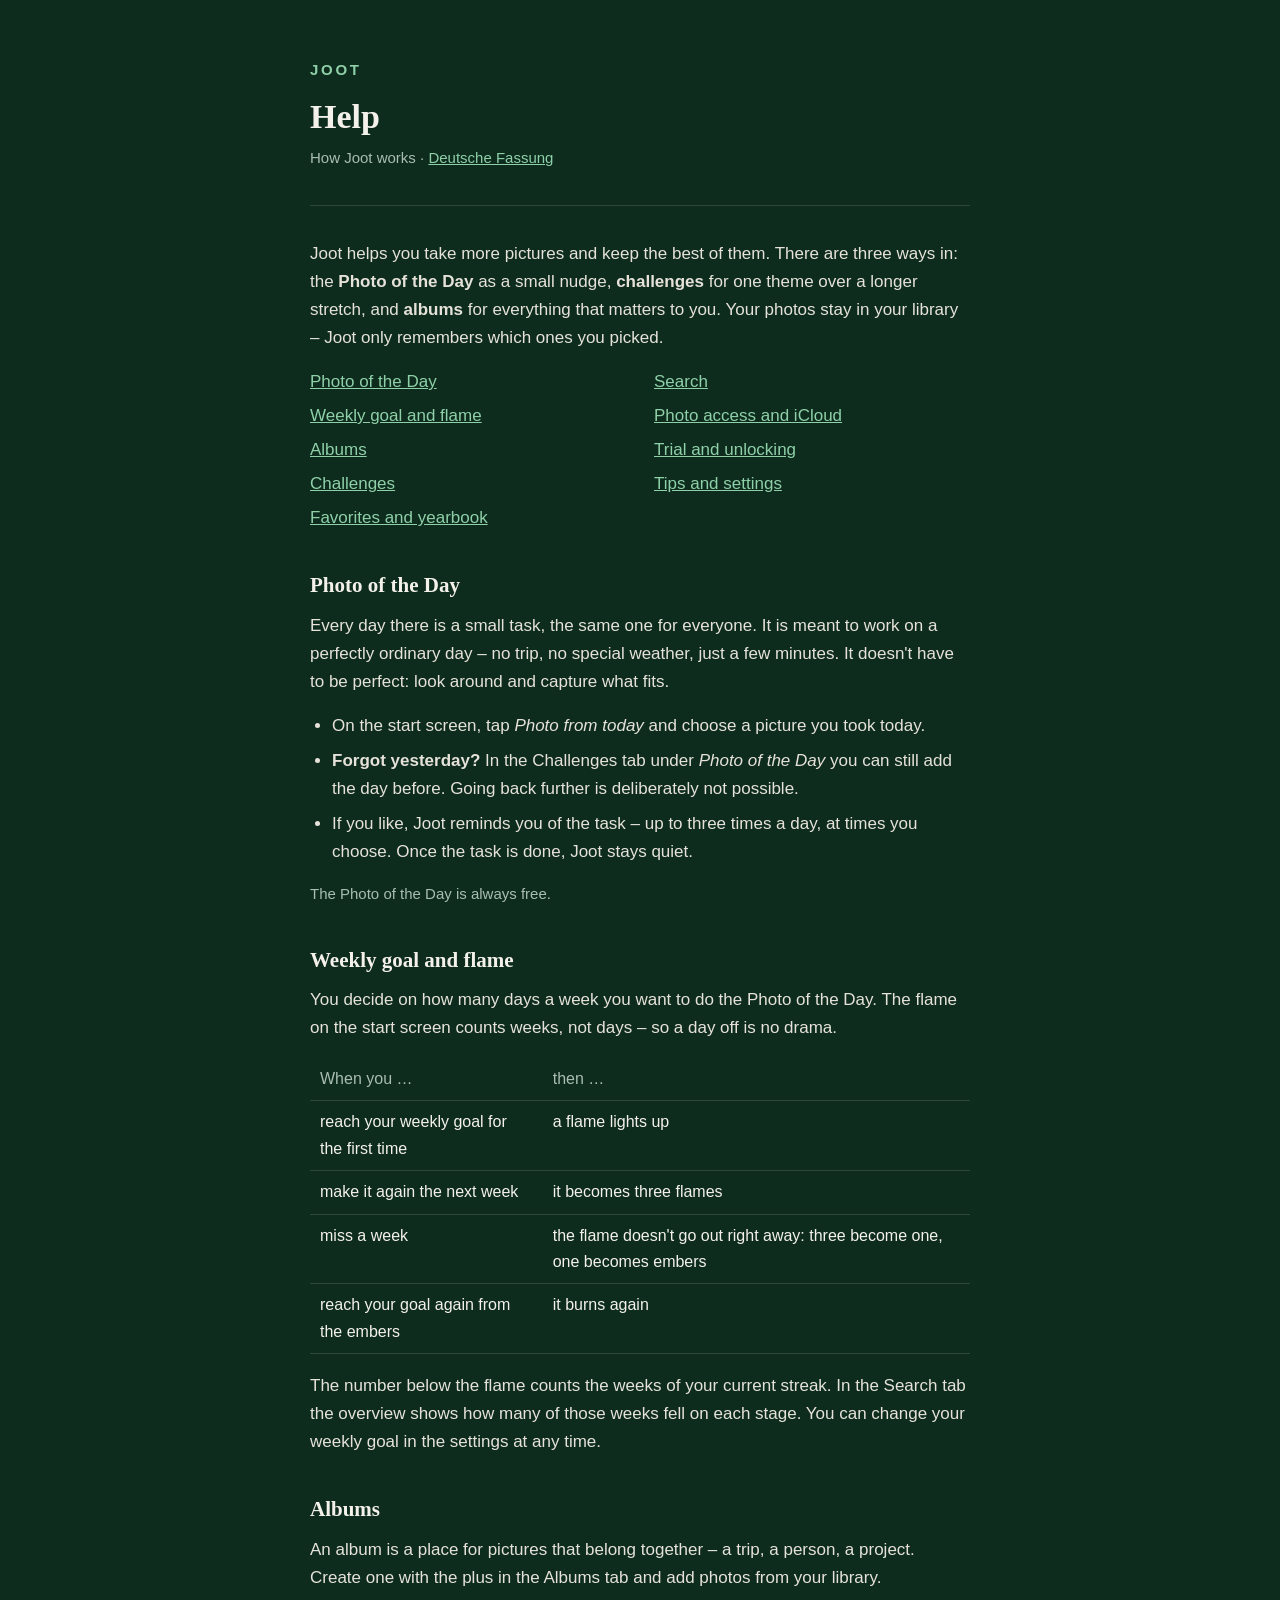
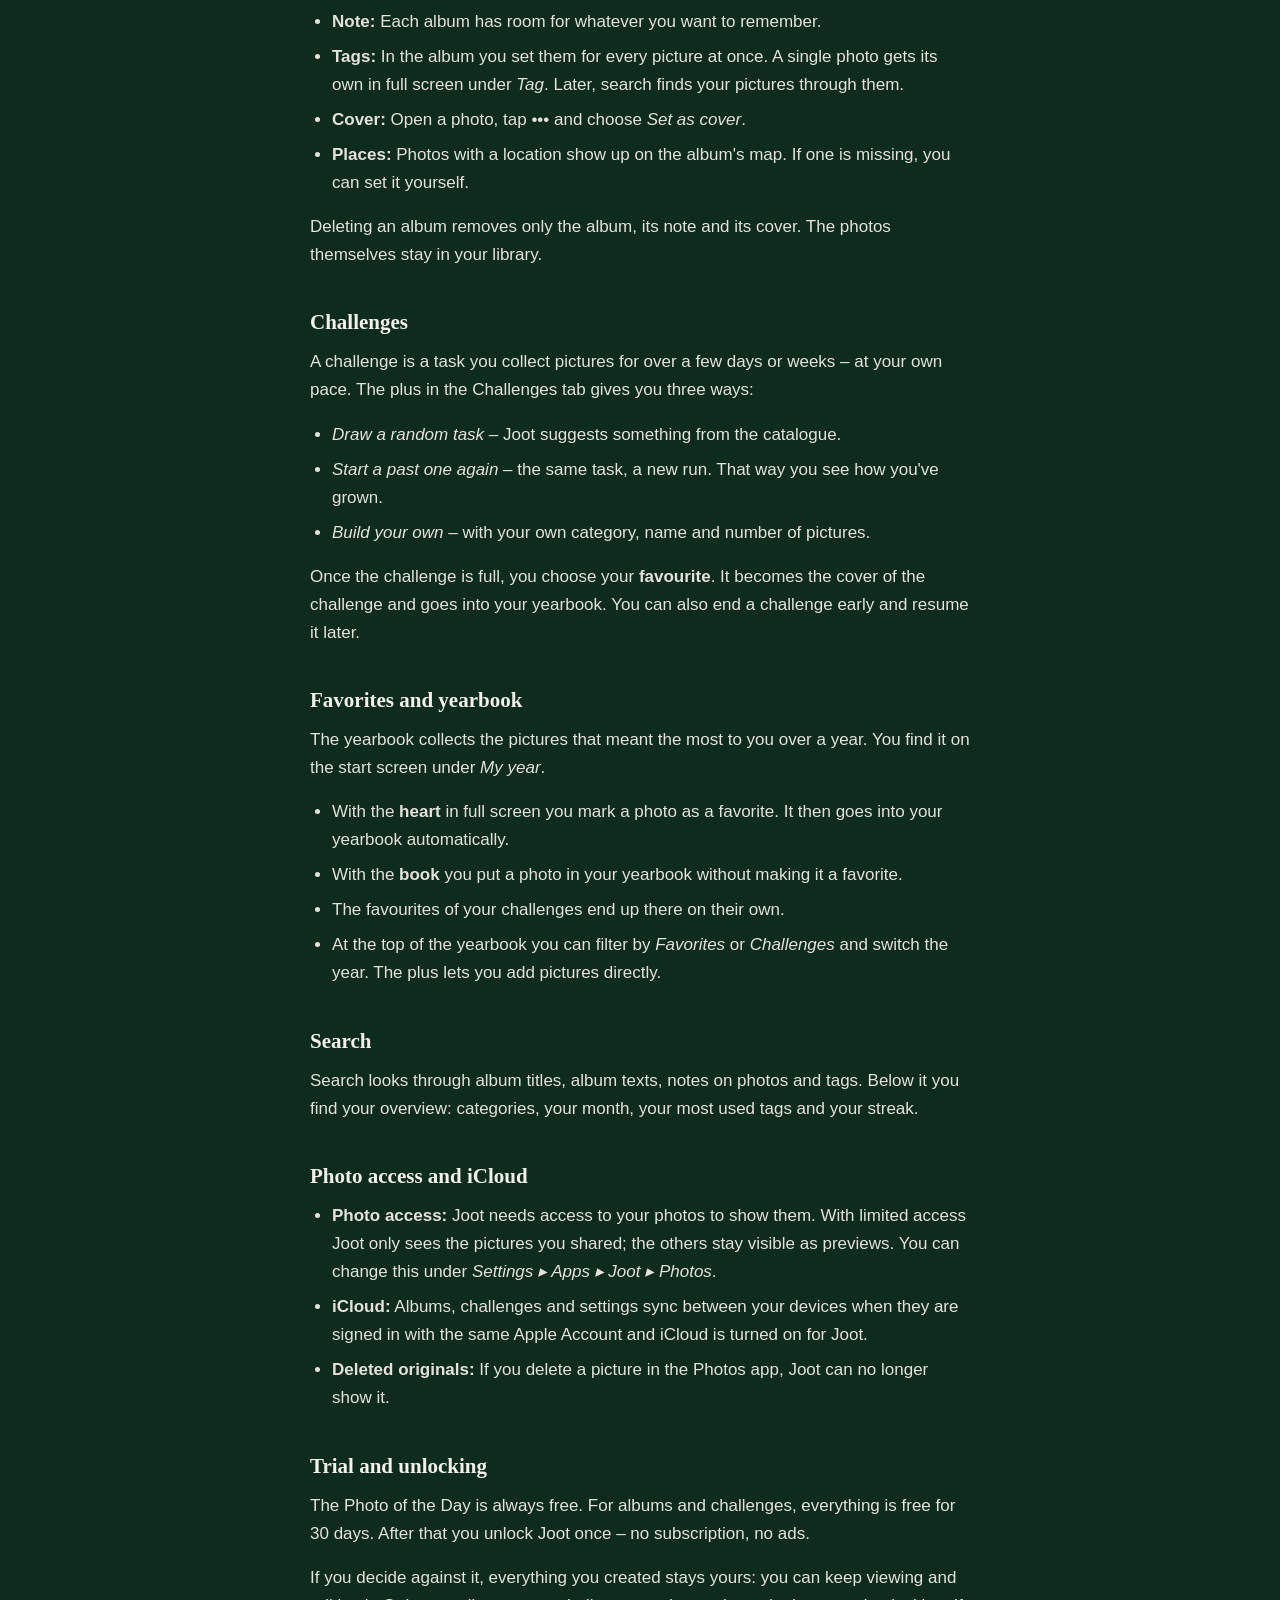
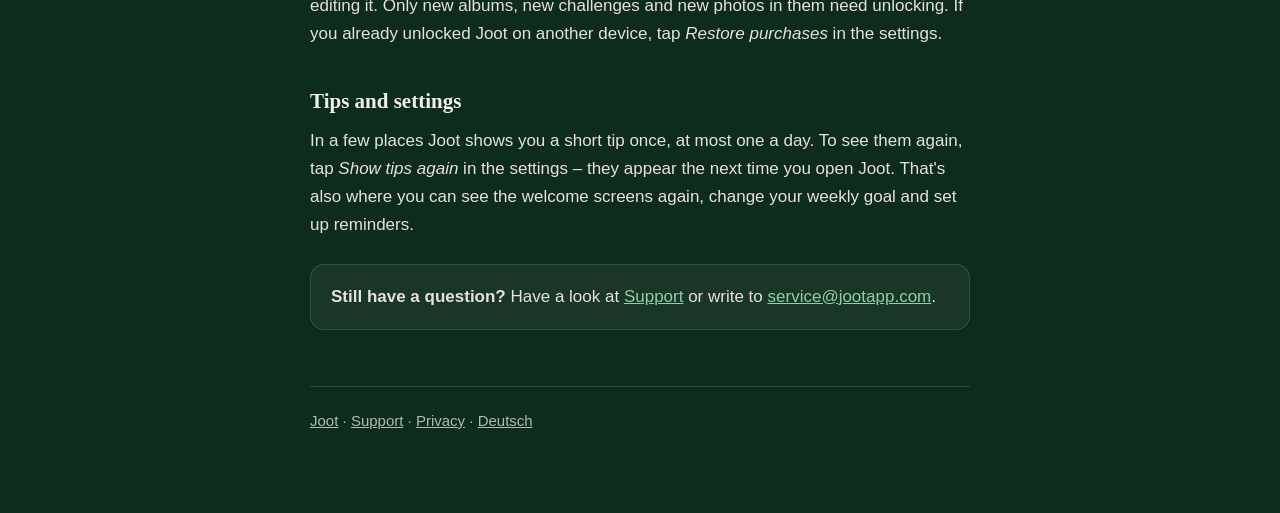
<file: en/help.html>
<!doctype html>
<html lang="en">
<head>
<meta charset="utf-8">
<meta name="viewport" content="width=device-width, initial-scale=1">
<title>Help – Joot</title>
<meta name="description" content="How Joot works: Photo of the Day, weekly goal and flame, albums, challenges, favorites and yearbook.">
<link rel="stylesheet" href="../stil.css">
<style>
  .inhalt { columns: 2; column-gap: 28px; padding-left: 0; list-style: none; }
  .inhalt li { margin-bottom: 6px; break-inside: avoid; }
  .stufen { width: 100%; border-collapse: collapse; margin: 8px 0 18px; font-size: 16px; }
  .stufen th, .stufen td { text-align: left; padding: 8px 10px; border-bottom: 1px solid var(--linie); vertical-align: top; }
  .stufen th { color: var(--gedaempft); font-weight: 500; }
  h2 { scroll-margin-top: 20px; }
  @media (max-width: 480px) { .inhalt { columns: 1; } }
</style>
</head>
<body>
<div class="blatt">
<header>
  <a class="marke" href="index.html">Joot</a>
  <h1>Help</h1>
  <p class="stand">How Joot works · <a href="../hilfe.html">Deutsche Fassung</a></p>
</header>

<p>Joot helps you take more pictures and keep the best of them. There are three ways in:
the <strong>Photo of the Day</strong> as a small nudge, <strong>challenges</strong> for one
theme over a longer stretch, and <strong>albums</strong> for everything that matters to you.
Your photos stay in your library – Joot only remembers which ones you picked.</p>

<ul class="inhalt">
  <li><a href="#task">Photo of the Day</a></li>
  <li><a href="#flame">Weekly goal and flame</a></li>
  <li><a href="#albums">Albums</a></li>
  <li><a href="#challenges">Challenges</a></li>
  <li><a href="#yearbook">Favorites and yearbook</a></li>
  <li><a href="#search">Search</a></li>
  <li><a href="#photos">Photo access and iCloud</a></li>
  <li><a href="#unlock">Trial and unlocking</a></li>
  <li><a href="#tips">Tips and settings</a></li>
</ul>

<h2 id="task">Photo of the Day</h2>
<p>Every day there is a small task, the same one for everyone. It is meant to work on a
perfectly ordinary day – no trip, no special weather, just a few minutes. It doesn't have
to be perfect: look around and capture what fits.</p>
<ul>
  <li>On the start screen, tap <em>Photo from today</em> and choose a picture you took today.</li>
  <li><strong>Forgot yesterday?</strong> In the Challenges tab under <em>Photo of the Day</em>
  you can still add the day before. Going back further is deliberately not possible.</li>
  <li>If you like, Joot reminds you of the task – up to three times a day, at times you
  choose. Once the task is done, Joot stays quiet.</li>
</ul>
<p class="leise">The Photo of the Day is always free.</p>

<h2 id="flame">Weekly goal and flame</h2>
<p>You decide on how many days a week you want to do the Photo of the Day. The flame on
the start screen counts weeks, not days – so a day off is no drama.</p>
<table class="stufen">
  <tr><th>When you …</th><th>then …</th></tr>
  <tr><td>reach your weekly goal for the first time</td><td>a flame lights up</td></tr>
  <tr><td>make it again the next week</td><td>it becomes three flames</td></tr>
  <tr><td>miss a week</td><td>the flame doesn't go out right away: three become one,
  one becomes embers</td></tr>
  <tr><td>reach your goal again from the embers</td><td>it burns again</td></tr>
</table>
<p>The number below the flame counts the weeks of your current streak. In the Search tab
the overview shows how many of those weeks fell on each stage. You can change your weekly
goal in the settings at any time.</p>

<h2 id="albums">Albums</h2>
<p>An album is a place for pictures that belong together – a trip, a person, a project.
Create one with the plus in the Albums tab and add photos from your library.</p>
<ul>
  <li><strong>Note:</strong> Each album has room for whatever you want to remember.</li>
  <li><strong>Tags:</strong> In the album you set them for every picture at once. A single
  photo gets its own in full screen under <em>Tag</em>. Later, search finds your pictures
  through them.</li>
  <li><strong>Cover:</strong> Open a photo, tap ••• and choose <em>Set as cover</em>.</li>
  <li><strong>Places:</strong> Photos with a location show up on the album's map. If one is
  missing, you can set it yourself.</li>
</ul>
<p>Deleting an album removes only the album, its note and its cover. The photos themselves
stay in your library.</p>

<h2 id="challenges">Challenges</h2>
<p>A challenge is a task you collect pictures for over a few days or weeks – at your own
pace. The plus in the Challenges tab gives you three ways:</p>
<ul>
  <li><em>Draw a random task</em> – Joot suggests something from the catalogue.</li>
  <li><em>Start a past one again</em> – the same task, a new run. That way you see how
  you've grown.</li>
  <li><em>Build your own</em> – with your own category, name and number of pictures.</li>
</ul>
<p>Once the challenge is full, you choose your <strong>favourite</strong>. It becomes the
cover of the challenge and goes into your yearbook. You can also end a challenge early and
resume it later.</p>

<h2 id="yearbook">Favorites and yearbook</h2>
<p>The yearbook collects the pictures that meant the most to you over a year. You find it
on the start screen under <em>My year</em>.</p>
<ul>
  <li>With the <strong>heart</strong> in full screen you mark a photo as a favorite. It then
  goes into your yearbook automatically.</li>
  <li>With the <strong>book</strong> you put a photo in your yearbook without making it a
  favorite.</li>
  <li>The favourites of your challenges end up there on their own.</li>
  <li>At the top of the yearbook you can filter by <em>Favorites</em> or <em>Challenges</em>
  and switch the year. The plus lets you add pictures directly.</li>
</ul>

<h2 id="search">Search</h2>
<p>Search looks through album titles, album texts, notes on photos and tags. Below it you
find your overview: categories, your month, your most used tags and your streak.</p>

<h2 id="photos">Photo access and iCloud</h2>
<ul>
  <li><strong>Photo access:</strong> Joot needs access to your photos to show them. With
  limited access Joot only sees the pictures you shared; the others stay visible as
  previews. You can change this under <em>Settings ▸ Apps ▸ Joot ▸ Photos</em>.</li>
  <li><strong>iCloud:</strong> Albums, challenges and settings sync between your devices when
  they are signed in with the same Apple Account and iCloud is turned on for Joot.</li>
  <li><strong>Deleted originals:</strong> If you delete a picture in the Photos app, Joot can
  no longer show it.</li>
</ul>

<h2 id="unlock">Trial and unlocking</h2>
<p>The Photo of the Day is always free. For albums and challenges, everything is free for
30 days. After that you unlock Joot once – no subscription, no ads.</p>
<p>If you decide against it, everything you created stays yours: you can keep viewing and
editing it. Only new albums, new challenges and new photos in them need unlocking. If you
already unlocked Joot on another device, tap <em>Restore purchases</em> in the settings.</p>

<h2 id="tips">Tips and settings</h2>
<p>In a few places Joot shows you a short tip once, at most one a day. To see them again,
tap <em>Show tips again</em> in the settings – they appear the next time you open Joot.
That's also where you can see the welcome screens again, change your weekly goal and set
up reminders.</p>

<div class="kasten">
  <p><strong>Still have a question?</strong> Have a look at <a href="support.html">Support</a>
  or write to <a href="mailto:service@jootapp.com">service@jootapp.com</a>.</p>
</div>

<footer>
  <a href="index.html">Joot</a> · <a href="support.html">Support</a> ·
  <a href="privacy.html">Privacy</a> · <a href="../hilfe.html">Deutsch</a>
</footer>
</div>
</body>
</html>
</file>
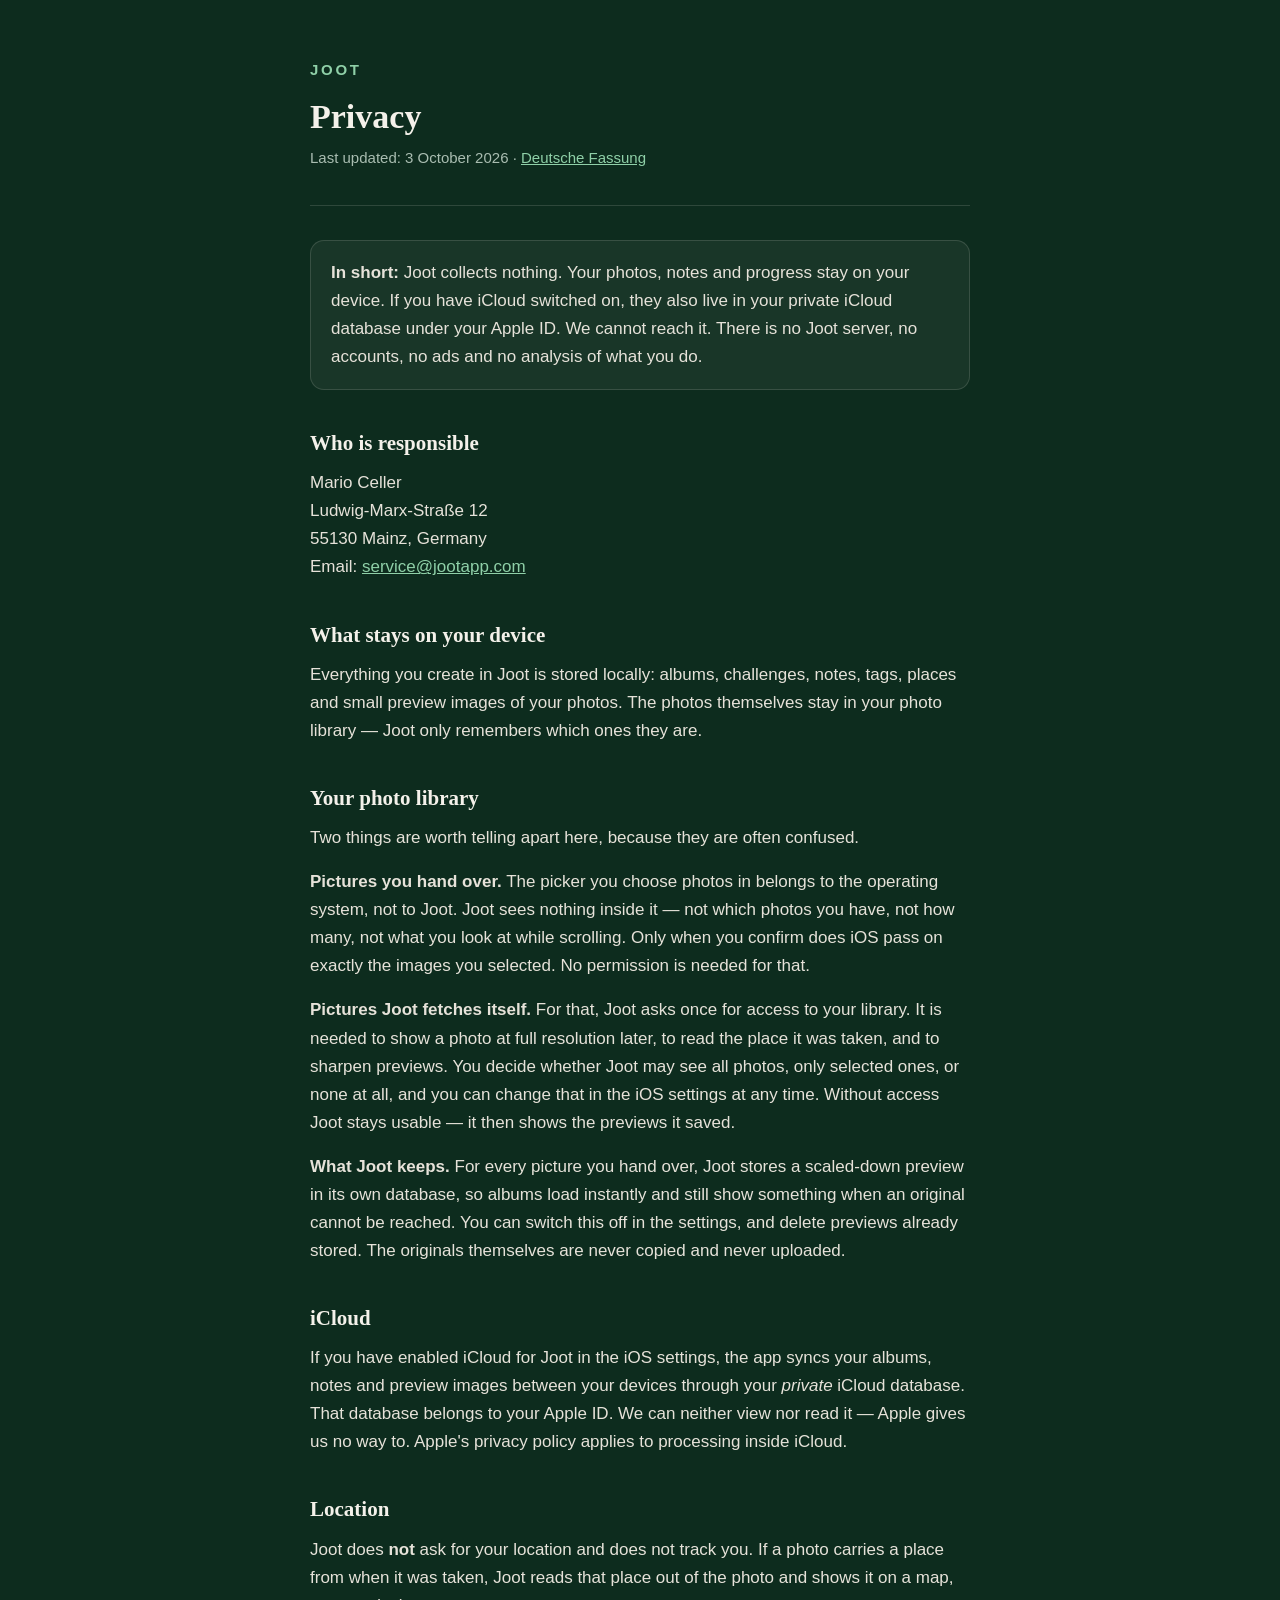
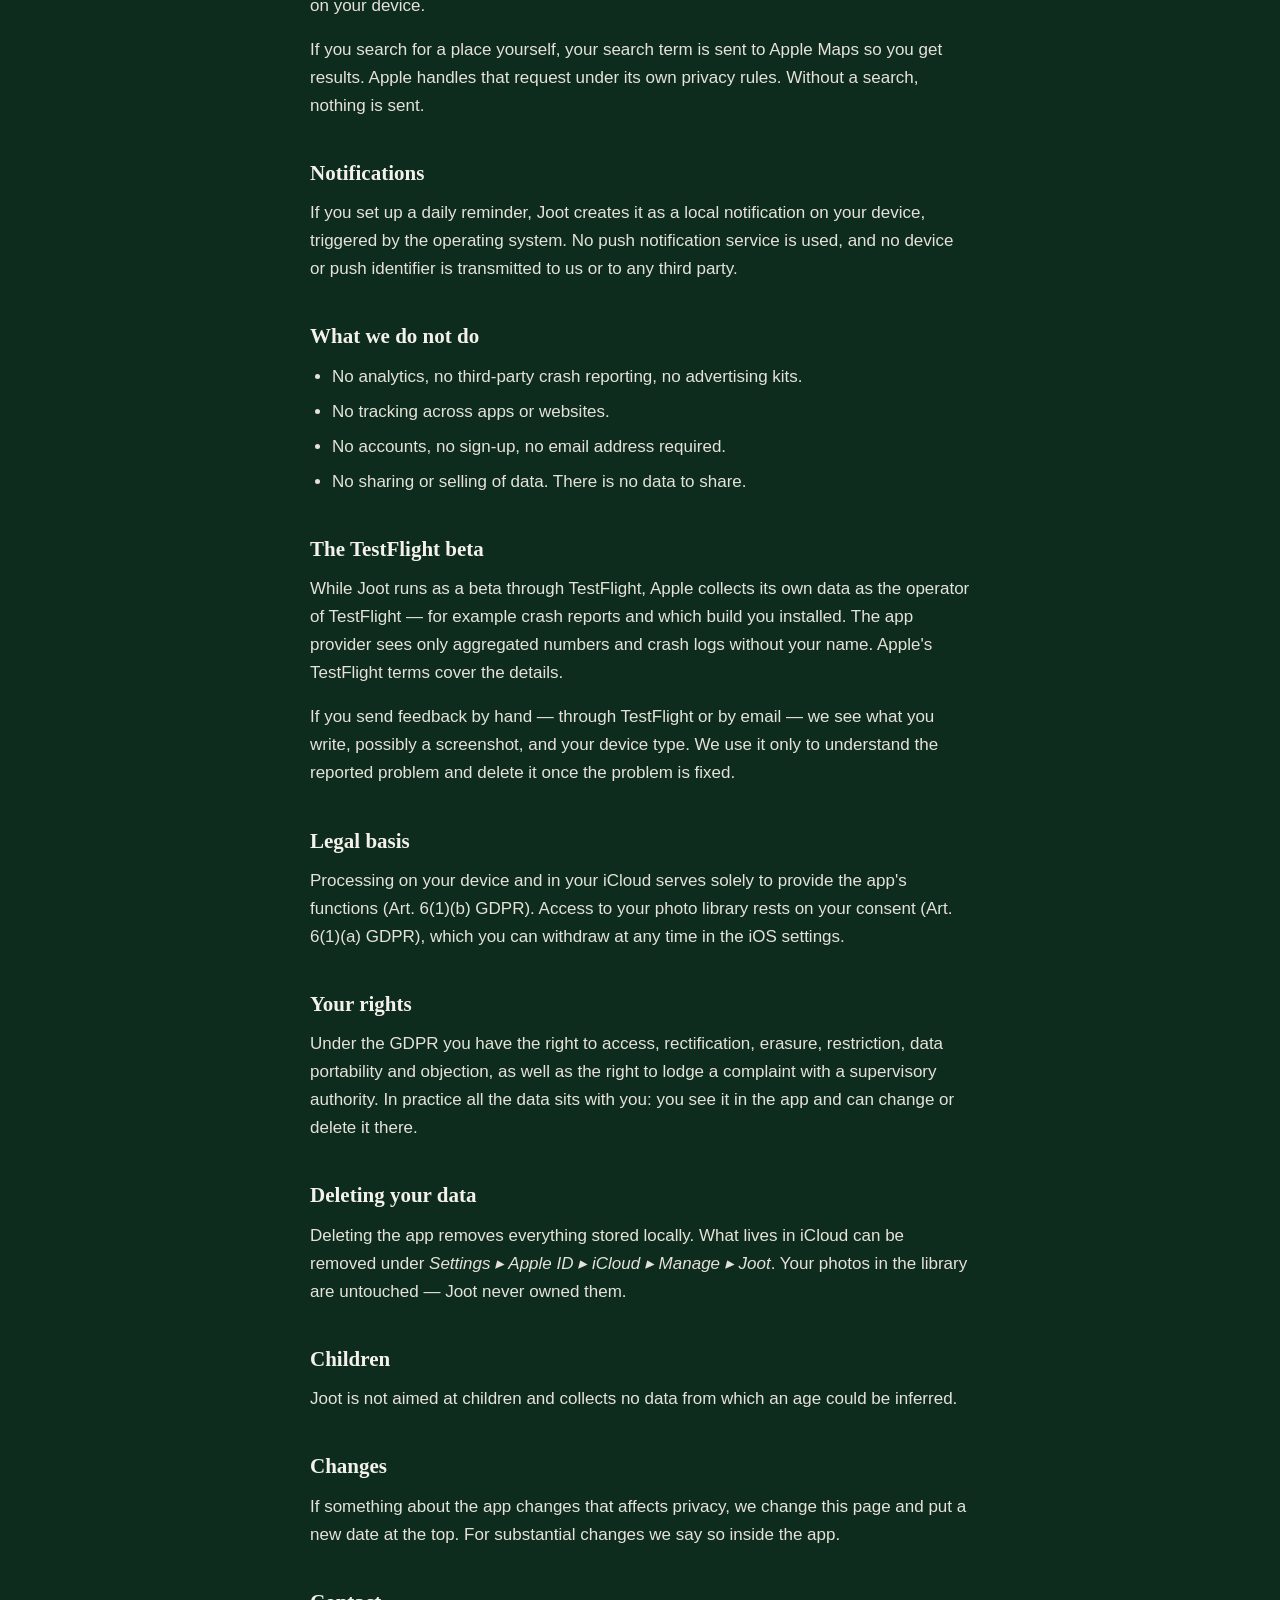
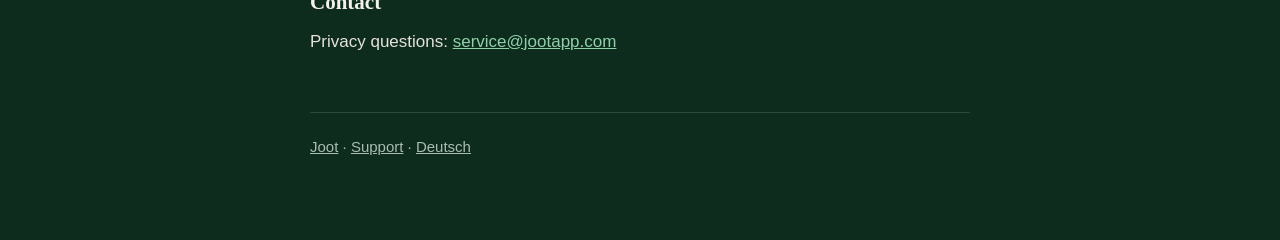
<file: en/privacy.html>
<!doctype html>
<html lang="en">
<head>
<meta charset="utf-8">
<meta name="viewport" content="width=device-width, initial-scale=1">
<title>Privacy – Joot</title>
<link rel="stylesheet" href="../stil.css">
</head>
<body>
<div class="blatt">
<header>
  <a class="marke" href="index.html">Joot</a>
  <h1>Privacy</h1>
  <p class="stand">Last updated: 3 October 2026 · <a href="../datenschutz.html">Deutsche Fassung</a></p>
</header>

<div class="kasten">
  <p><strong>In short:</strong> Joot collects nothing. Your photos, notes and progress stay
  on your device. If you have iCloud switched on, they also live in your private iCloud
  database under your Apple ID. We cannot reach it. There is no Joot server, no accounts,
  no ads and no analysis of what you do.</p>
</div>

<h2>Who is responsible</h2>
<p>
  Mario Celler<br>
  Ludwig-Marx-Straße 12<br>
  55130 Mainz, Germany<br>
  Email: <a href="mailto:service@jootapp.com">service@jootapp.com</a>
</p>

<h2>What stays on your device</h2>
<p>Everything you create in Joot is stored locally: albums, challenges, notes, tags,
places and small preview images of your photos. The photos themselves stay in your photo
library — Joot only remembers which ones they are.</p>

<h2>Your photo library</h2>
<p>Two things are worth telling apart here, because they are often confused.</p>

<p><strong>Pictures you hand over.</strong> The picker you choose photos in belongs to
the operating system, not to Joot. Joot sees nothing inside it — not which photos you
have, not how many, not what you look at while scrolling. Only when you confirm does iOS
pass on exactly the images you selected. No permission is needed for that.</p>

<p><strong>Pictures Joot fetches itself.</strong> For that, Joot asks once for access to
your library. It is needed to show a photo at full resolution later, to read the place it
was taken, and to sharpen previews. You decide whether Joot may see all photos, only
selected ones, or none at all, and you can change that in the iOS settings at any time.
Without access Joot stays usable — it then shows the previews it saved.</p>

<p><strong>What Joot keeps.</strong> For every picture you hand over, Joot stores a
scaled-down preview in its own database, so albums load instantly and still show
something when an original cannot be reached. You can switch this off in the settings,
and delete previews already stored. The originals themselves are never copied and never
uploaded.</p>

<h2>iCloud</h2>
<p>If you have enabled iCloud for Joot in the iOS settings, the app syncs your albums,
notes and preview images between your devices through your <em>private</em> iCloud
database. That database belongs to your Apple ID. We can neither view nor read it — Apple
gives us no way to. Apple's privacy policy applies to processing inside iCloud.</p>

<h2>Location</h2>
<p>Joot does <strong>not</strong> ask for your location and does not track you. If a photo
carries a place from when it was taken, Joot reads that place out of the photo and shows
it on a map, on your device.</p>
<p>If you search for a place yourself, your search term is sent to Apple Maps so you get
results. Apple handles that request under its own privacy rules. Without a search, nothing
is sent.</p>

<h2>Notifications</h2>
<p>If you set up a daily reminder, Joot creates it as a local notification on your
device, triggered by the operating system. No push notification service is used, and
no device or push identifier is transmitted to us or to any third party.</p>

<h2>What we do not do</h2>
<ul>
  <li>No analytics, no third-party crash reporting, no advertising kits.</li>
  <li>No tracking across apps or websites.</li>
  <li>No accounts, no sign-up, no email address required.</li>
  <li>No sharing or selling of data. There is no data to share.</li>
</ul>

<h2>The TestFlight beta</h2>
<p>While Joot runs as a beta through TestFlight, Apple collects its own data as the
operator of TestFlight — for example crash reports and which build you installed. The app
provider sees only aggregated numbers and crash logs without your name. Apple's TestFlight
terms cover the details.</p>
<p>If you send feedback by hand — through TestFlight or by email — we see what you write,
possibly a screenshot, and your device type. We use it only to understand the reported
problem and delete it once the problem is fixed.</p>

<h2>Legal basis</h2>
<p>Processing on your device and in your iCloud serves solely to provide the app's
functions (Art. 6(1)(b) GDPR). Access to your photo library rests on your consent
(Art. 6(1)(a) GDPR), which you can withdraw at any time in the iOS settings.</p>

<h2>Your rights</h2>
<p>Under the GDPR you have the right to access, rectification, erasure, restriction, data
portability and objection, as well as the right to lodge a complaint with a supervisory
authority. In practice all the data sits with you: you see it in the app and can change or
delete it there.</p>

<h2>Deleting your data</h2>
<p>Deleting the app removes everything stored locally. What lives in iCloud can be removed
under <em>Settings ▸ Apple ID ▸ iCloud ▸ Manage ▸ Joot</em>. Your photos in the library are
untouched — Joot never owned them.</p>

<h2>Children</h2>
<p>Joot is not aimed at children and collects no data from which an age could be inferred.</p>

<h2>Changes</h2>
<p>If something about the app changes that affects privacy, we change this page and put a
new date at the top. For substantial changes we say so inside the app.</p>

<h2>Contact</h2>
<p>Privacy questions: <a href="mailto:service@jootapp.com">service@jootapp.com</a></p>

<footer>
  <a href="index.html">Joot</a> · <a href="support.html">Support</a> ·
  <a href="../datenschutz.html">Deutsch</a>
</footer>
</div>
</body>
</html>
</file>
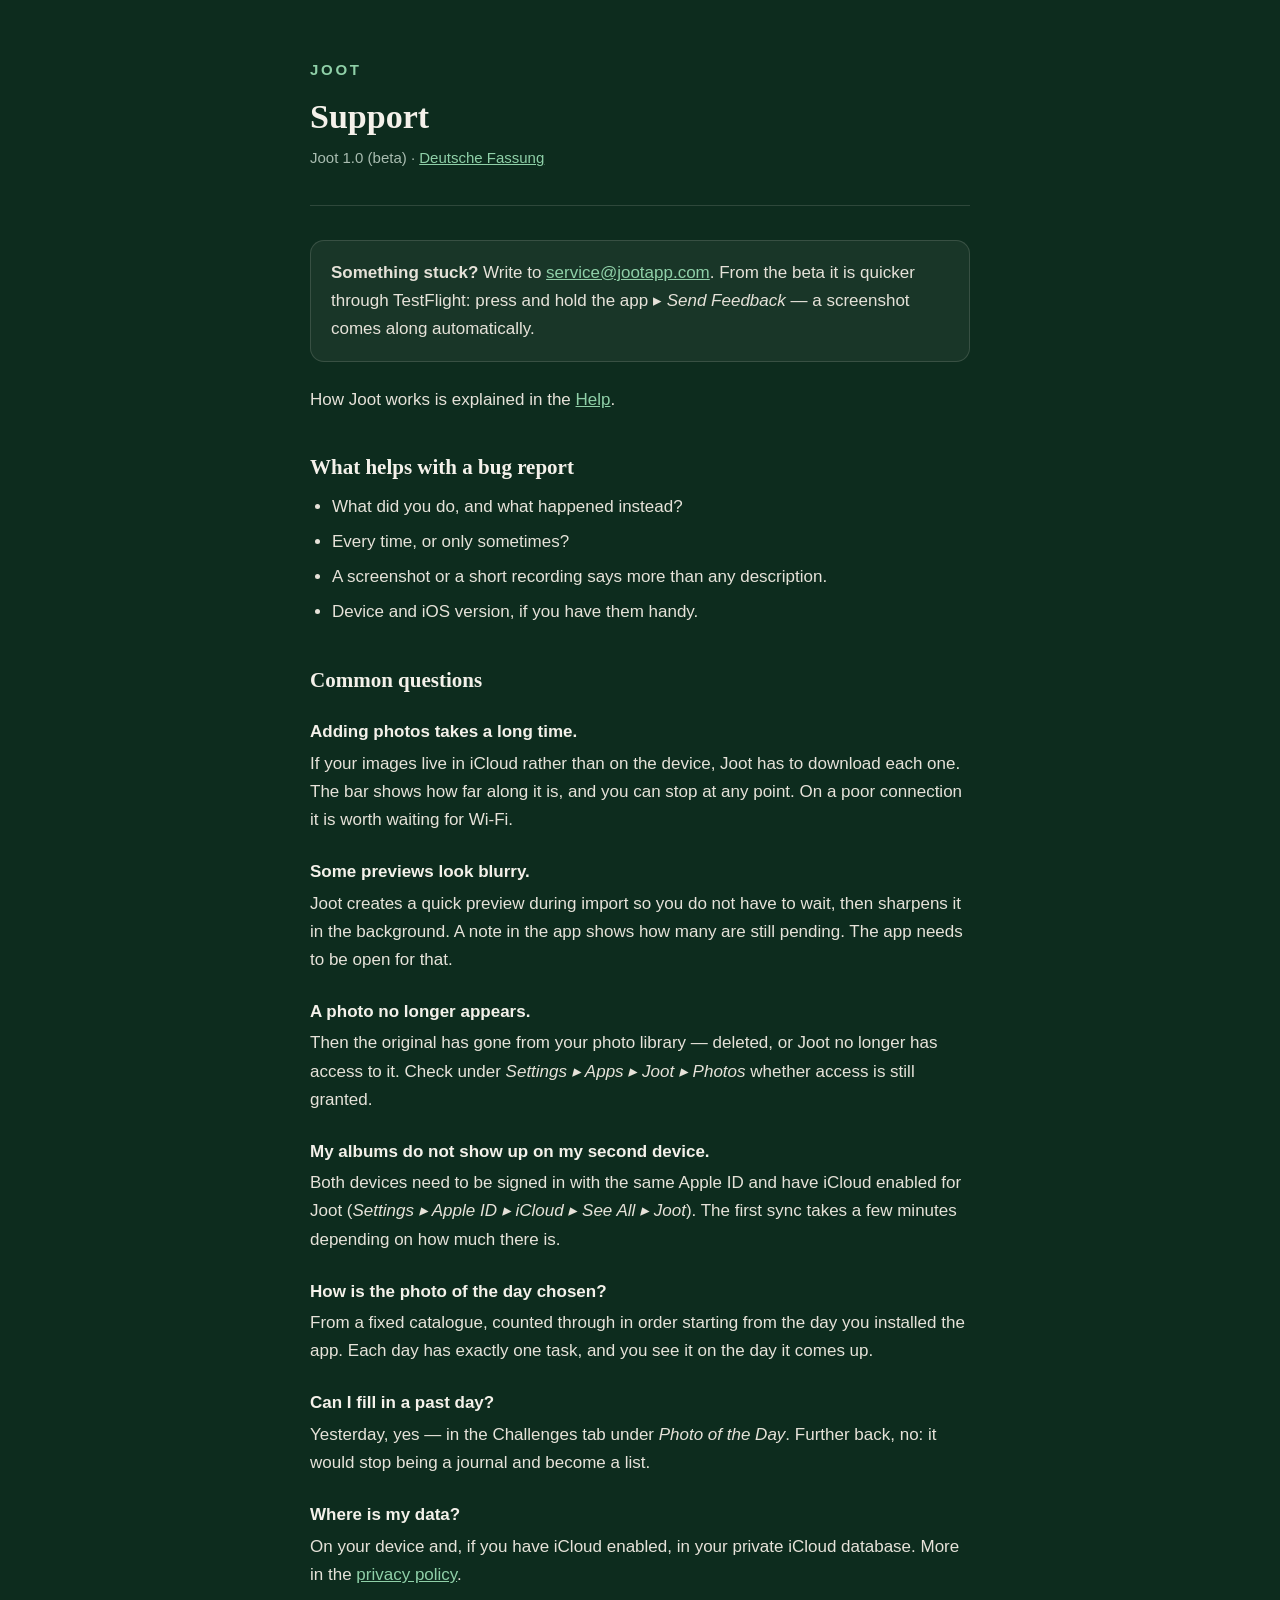
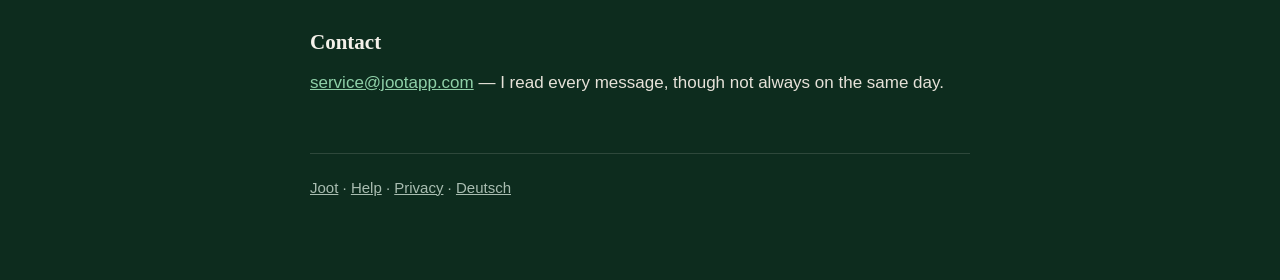
<file: en/support.html>
<!doctype html>
<html lang="en">
<head>
<meta charset="utf-8">
<meta name="viewport" content="width=device-width, initial-scale=1">
<title>Support – Joot</title>
<link rel="stylesheet" href="../stil.css">
</head>
<body>
<div class="blatt">
<header>
  <a class="marke" href="index.html">Joot</a>
  <h1>Support</h1>
  <p class="stand">Joot 1.0 (beta) · <a href="../support.html">Deutsche Fassung</a></p>
</header>

<div class="kasten">
  <p><strong>Something stuck?</strong> Write to
  <a href="mailto:service@jootapp.com">service@jootapp.com</a>. From the beta it is quicker through
  TestFlight: press and hold the app ▸ <em>Send Feedback</em> — a screenshot comes along
  automatically.</p>
</div>

<p>How Joot works is explained in the <a href="help.html">Help</a>.</p>

<h2>What helps with a bug report</h2>
<ul>
  <li>What did you do, and what happened instead?</li>
  <li>Every time, or only sometimes?</li>
  <li>A screenshot or a short recording says more than any description.</li>
  <li>Device and iOS version, if you have them handy.</li>
</ul>

<h2>Common questions</h2>

<h3>Adding photos takes a long time.</h3>
<p>If your images live in iCloud rather than on the device, Joot has to download each one.
The bar shows how far along it is, and you can stop at any point. On a poor connection it
is worth waiting for Wi-Fi.</p>

<h3>Some previews look blurry.</h3>
<p>Joot creates a quick preview during import so you do not have to wait, then sharpens it
in the background. A note in the app shows how many are still pending. The app needs to be
open for that.</p>

<h3>A photo no longer appears.</h3>
<p>Then the original has gone from your photo library — deleted, or Joot no longer has
access to it. Check under <em>Settings ▸ Apps ▸ Joot ▸ Photos</em> whether access is still
granted.</p>

<h3>My albums do not show up on my second device.</h3>
<p>Both devices need to be signed in with the same Apple ID and have iCloud enabled for
Joot (<em>Settings ▸ Apple ID ▸ iCloud ▸ See All ▸ Joot</em>). The first sync takes a few
minutes depending on how much there is.</p>

<h3>How is the photo of the day chosen?</h3>
<p>From a fixed catalogue, counted through in order starting from the day you installed
the app. Each day has exactly one task, and you see it on the day it comes up.</p>

<h3>Can I fill in a past day?</h3>
<p>Yesterday, yes — in the Challenges tab under <em>Photo of the Day</em>. Further back,
no: it would stop being a journal and become a list.</p>

<h3>Where is my data?</h3>
<p>On your device and, if you have iCloud enabled, in your private iCloud database. More in
the <a href="privacy.html">privacy policy</a>.</p>

<h2>Contact</h2>
<p><a href="mailto:service@jootapp.com">service@jootapp.com</a> — I read every message, though not
always on the same day.</p>

<footer>
  <a href="index.html">Joot</a> · <a href="help.html">Help</a> · <a href="privacy.html">Privacy</a> ·
  <a href="../support.html">Deutsch</a>
</footer>
</div>
</body>
</html>
</file>
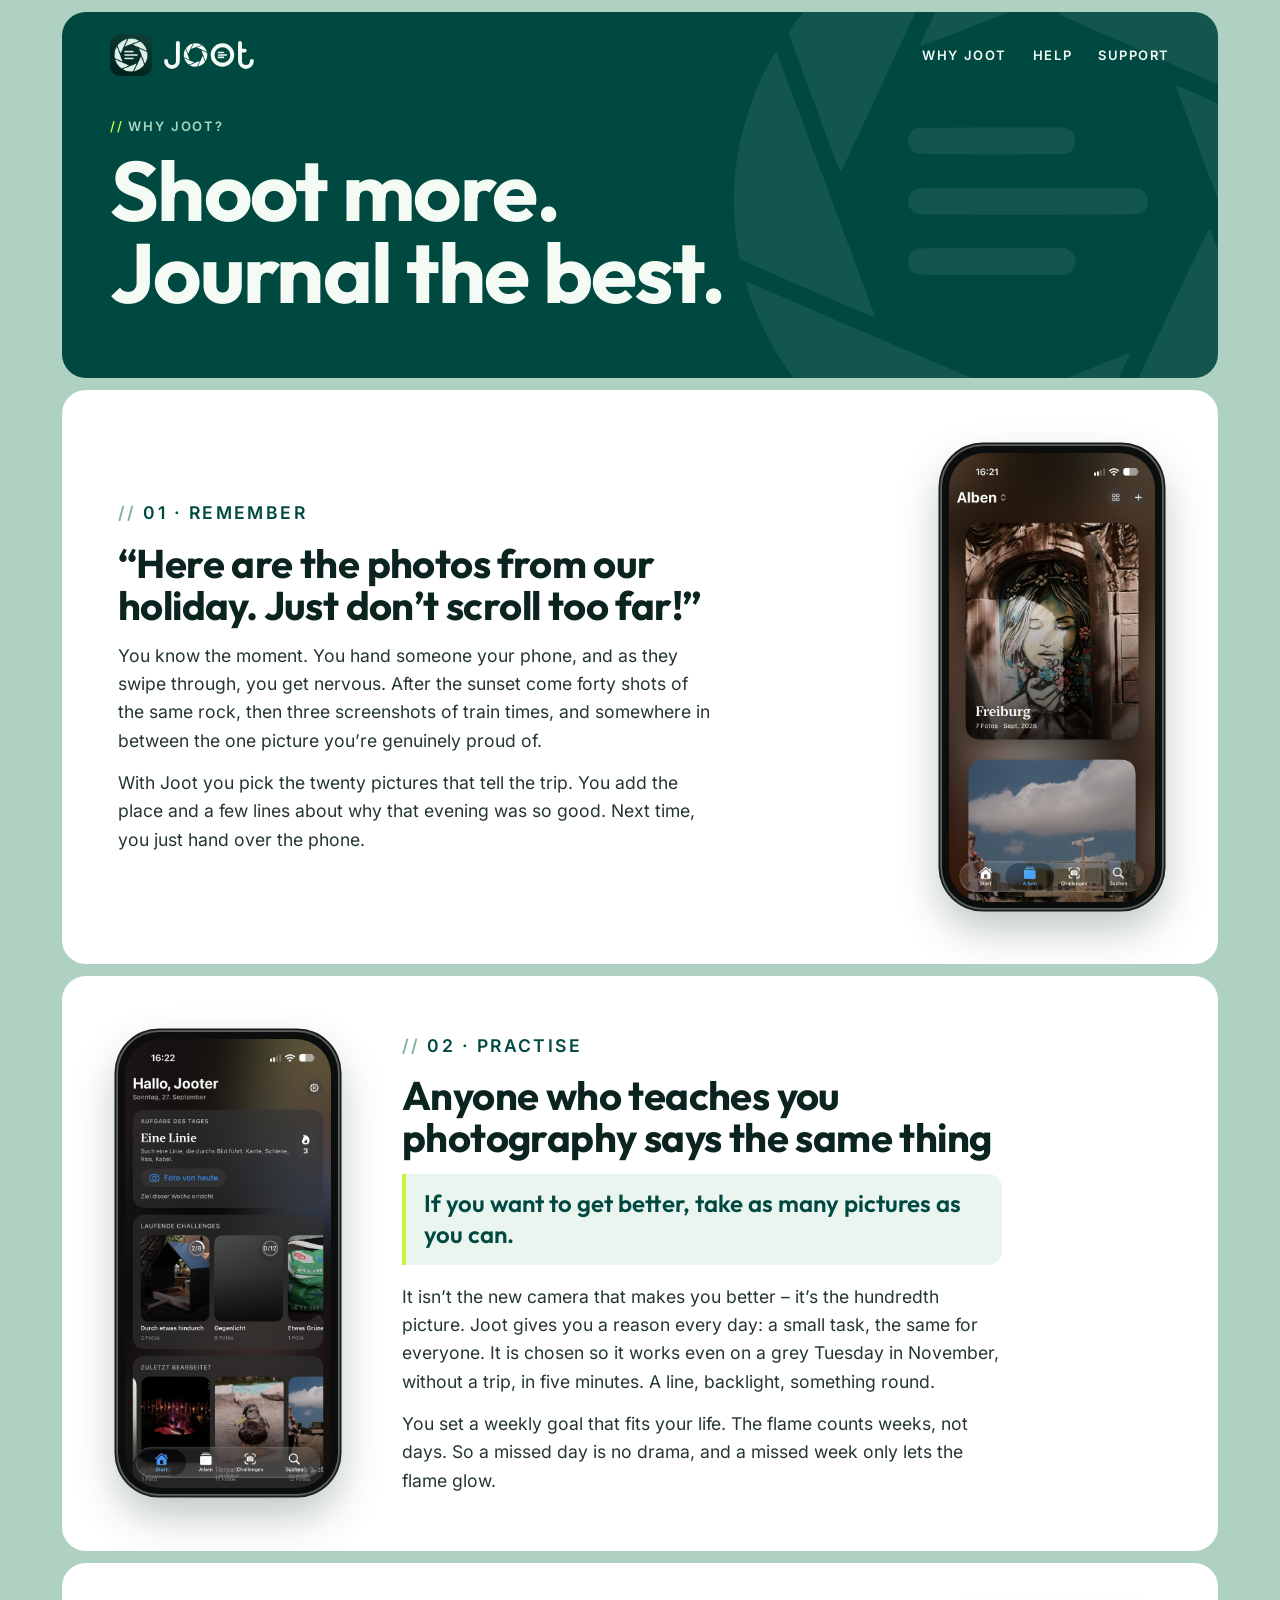
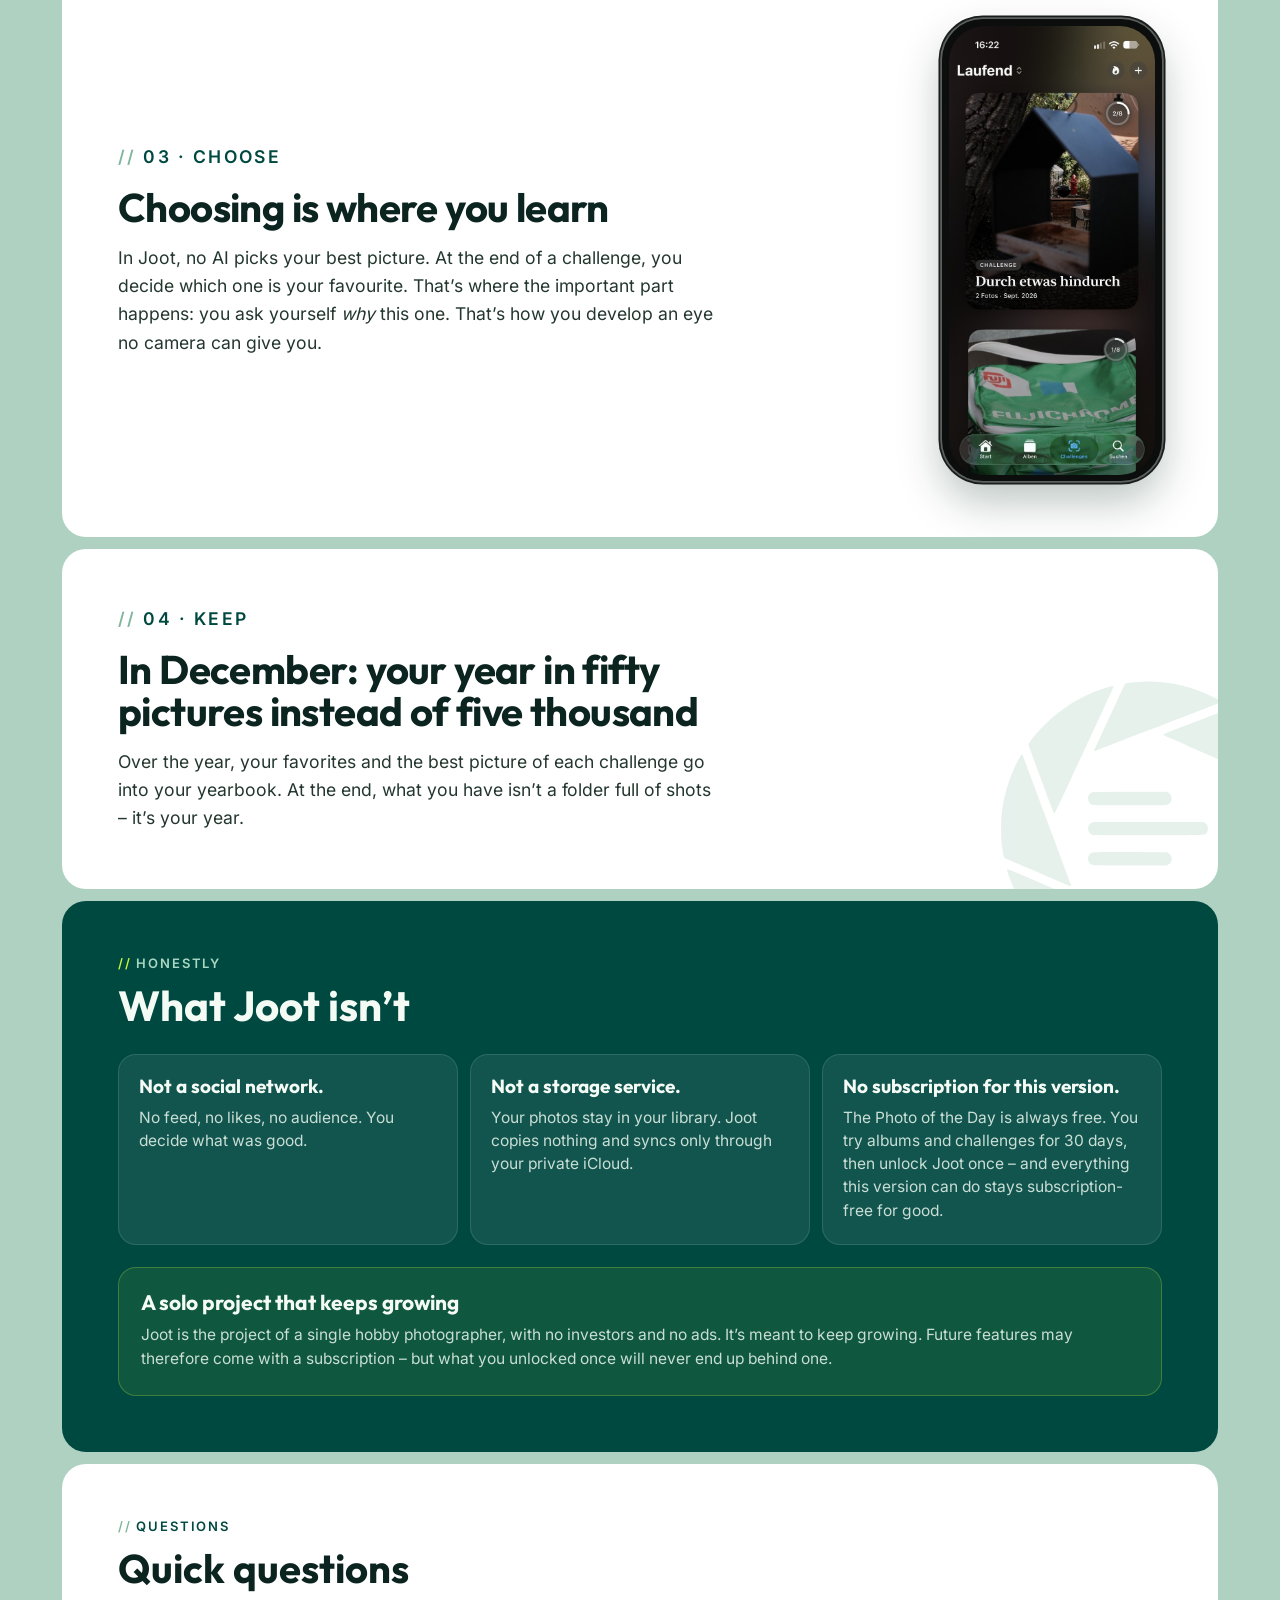
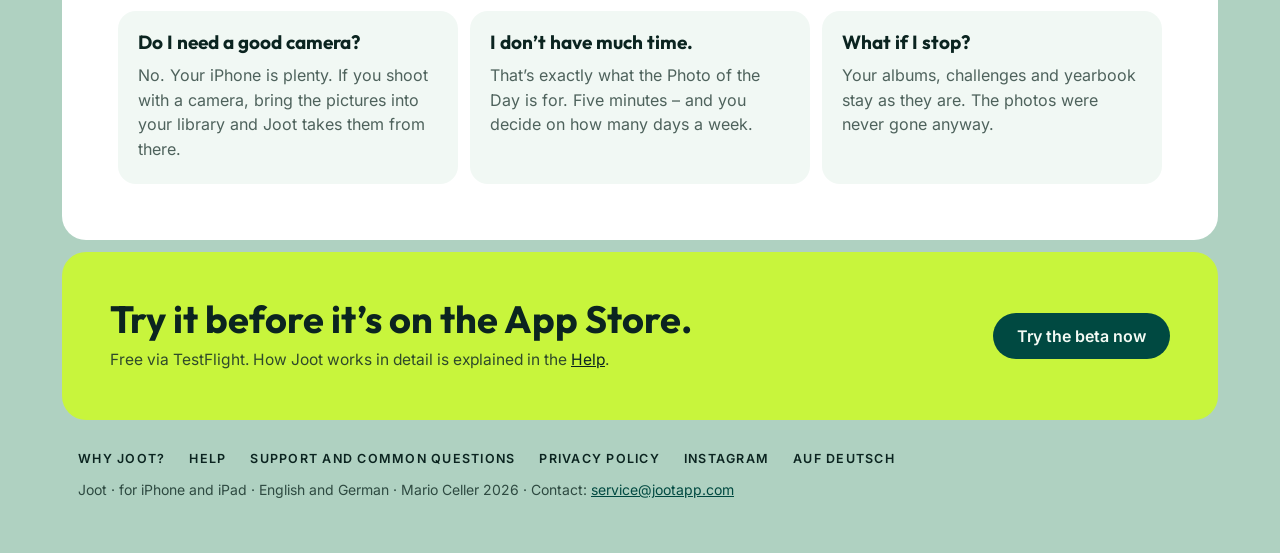
<file: en/why.html>
<!doctype html>
<html lang="en">
<head>
<meta charset="utf-8">
<meta name="viewport" content="width=device-width, initial-scale=1">
<title>Why Joot? – The photo journal for iPhone</title>
<meta name="description" content="Shoot more. Journal the best. Why Joot helps you become a better photographer and keep what matters – no feed, no likes.">
<meta name="theme-color" content="#004941">
<link rel="icon" type="image/png" href="../bilder/icon.png">
<link rel="apple-touch-icon" href="../bilder/apple-touch-icon.png">
<link rel="alternate" hreflang="de" href="https://jootapp.com/warum.html">
<link rel="alternate" hreflang="en" href="https://jootapp.com/en/why.html">
<link rel="preload" href="../schrift/outfit-latin-700-normal.woff2" as="font" type="font/woff2" crossorigin>
<link rel="preload" href="../schrift/inter-latin-400-normal.woff2" as="font" type="font/woff2" crossorigin>
<link rel="stylesheet" href="../start.css">
</head>
<body>
<div class="rahmen">

<header class="kopf klein">
  <svg class="blende" viewBox="0 0 784 784" aria-hidden="true"><path fill="currentColor" fill-rule="evenodd" d="M372.5,774.9 C319.6,772.0 268.1,758.1 218.6,733.3 C202.3,725.1 199.0,722.1 204.2,720.4 C206.6,719.7 236.4,707.5 275.5,691.3 C317.7,673.8 326.2,670.3 372.0,651.5 C397.0,641.2 426.0,629.3 436.5,625.0 C523.7,589.0 525.0,588.5 525.0,590.7 C525.0,591.1 522.0,597.8 518.4,605.5 C514.7,613.2 508.3,626.9 504.0,636.0 C493.9,657.4 481.3,684.1 471.1,705.8 C466.7,715.2 459.5,730.5 455.1,739.8 C450.8,749.0 445.7,759.9 443.7,764.1 C441.6,768.7 439.5,772.0 438.4,772.3 C431.1,774.5 392.8,776.0 372.5,774.9 Z M469.0,765.5 C469.0,764.7 473.0,755.5 477.9,745.2 C502.1,694.1 525.8,644.0 562.0,567.0 C625.5,432.1 627.8,427.5 629.1,427.5 C629.8,427.5 632.3,432.7 634.6,439.0 C637.0,445.3 640.7,455.5 643.0,461.5 C645.3,467.5 650.7,482.0 655.0,493.5 C659.3,505.0 666.3,523.7 670.5,535.0 C674.7,546.3 680.3,561.4 683.0,568.5 C685.6,575.6 690.8,589.2 694.4,598.7 C698.0,608.1 701.0,616.5 701.0,617.2 C701.0,617.9 697.2,623.3 692.6,629.1 C640.2,695.0 568.5,741.7 486.0,763.4 C470.9,767.4 469.0,767.6 469.0,765.5 Z M163.3,698.8 C104.3,654.4 61.3,598.3 34.2,530.0 C26.6,510.9 22.8,498.0 24.6,497.3 C26.3,496.7 28.2,497.5 81.0,520.3 C137.1,544.5 223.9,581.7 284.0,607.4 C351.7,636.2 348.7,634.8 346.9,636.4 C346.1,637.1 342.1,639.1 338.0,640.8 C327.8,644.9 303.1,655.1 261.5,672.3 C196.7,699.1 177.2,707.0 175.7,707.0 C174.9,707.0 169.3,703.3 163.3,698.8 Z M716.2,591.3 C715.7,590.3 713.4,584.5 711.2,578.5 C709.0,572.5 697.4,541.4 685.5,509.5 C673.6,477.6 658.9,438.5 653.0,422.5 C647.0,406.6 636.5,378.2 629.5,359.5 C598.0,275.2 586.0,242.7 586.0,241.9 C586.0,240.0 590.1,241.3 608.9,249.6 C619.7,254.3 641.5,264.0 657.5,271.0 C673.5,278.0 693.5,286.8 702.0,290.5 C749.1,311.1 762.8,317.1 766.0,318.7 L769.5,320.5 L771.2,330.0 C778.4,370.8 777.6,422.6 769.0,465.0 C760.8,505.5 745.5,546.0 724.8,582.2 C718.9,592.5 717.5,593.9 716.2,591.3 Z M175.0,535.9 C167.6,532.6 155.9,527.5 149.0,524.6 C142.1,521.7 115.1,510.1 89.0,498.8 C62.9,487.5 36.0,475.9 29.3,473.0 C22.6,470.2 16.6,467.2 16.0,466.5 C14.7,464.9 10.4,439.6 9.1,425.0 C7.7,410.3 7.7,372.9 9.0,358.0 C14.0,303.4 34.1,240.8 60.1,199.2 C61.8,196.5 63.5,196.4 64.5,198.8 C64.9,199.7 69.0,210.9 73.6,223.5 C78.3,236.1 84.3,252.4 87.0,259.5 C89.7,266.6 96.9,286.0 103.0,302.5 C109.1,319.0 116.1,337.7 118.5,344.0 C127.9,368.6 187.4,527.9 189.5,534.2 C192.9,544.0 193.1,543.9 175.0,535.9 Z M255.5,487.0 C245.1,486.4 241.2,484.7 238.0,479.5 C231.3,468.6 236.9,455.7 249.6,453.0 C252.9,452.3 284.8,452.0 348.2,452.2 L441.8,452.5 L446.1,455.5 C457.4,463.5 456.5,479.6 444.3,485.6 L440.5,487.5 L352.5,487.5 C304.1,487.6 260.4,487.3 255.5,487.0 Z M249.4,408.0 C244.8,407.0 240.7,404.2 238.0,400.2 C232.6,392.5 235.9,379.6 244.3,375.7 L247.8,374.0 L392.8,374.0 L537.7,374.0 L541.0,376.2 C546.9,380.3 548.5,383.4 548.5,390.9 C548.5,396.8 548.1,398.1 545.6,401.4 C540.0,408.8 551.3,408.2 394.0,408.5 C316.2,408.6 251.1,408.4 249.4,408.0 Z M141.7,340.3 C139.2,333.8 134.2,320.6 130.6,311.0 C127.1,301.4 119.6,281.1 114.0,266.0 C103.1,236.5 92.7,208.4 85.0,187.5 C82.4,180.4 79.9,173.5 79.5,172.2 C78.2,167.8 99.6,141.5 123.6,118.0 C166.6,76.0 215.6,45.4 270.0,26.9 C283.4,22.3 298.4,18.0 300.9,18.0 C303.7,18.0 304.0,17.3 272.0,86.0 C264.4,102.2 253.9,124.9 248.5,136.5 C243.1,148.1 235.9,163.6 232.5,171.0 C225.3,186.3 210.6,218.1 190.9,260.4 C159.1,329.0 148.4,351.4 147.3,351.7 C146.7,351.9 144.3,347.3 141.7,340.3 Z M248.1,329.0 C243.2,327.8 239.8,325.0 237.2,320.0 C233.0,311.6 235.6,302.1 243.4,297.5 L247.7,295.0 L344.1,294.8 L440.5,294.7 L444.7,296.8 C451.2,300.2 453.5,304.2 453.5,312.2 C453.5,321.4 449.2,327.0 440.4,329.0 C435.6,330.2 252.9,330.1 248.1,329.0 Z M744.0,283.9 C735.5,280.1 722.4,274.3 715.0,271.1 C707.6,267.8 691.6,260.8 679.5,255.5 C658.0,246.0 615.1,227.1 550.5,198.8 C532.9,191.0 508.4,180.3 496.0,174.8 C483.6,169.4 464.2,160.8 452.8,155.8 C441.1,150.7 432.0,146.2 432.0,145.5 C432.0,144.7 437.3,142.1 444.2,139.4 C466.8,130.7 486.1,123.3 548.0,99.5 C596.2,81.0 609.9,76.1 611.5,76.8 C612.6,77.3 618.0,81.3 623.5,85.6 C687.3,135.5 731.7,197.5 756.6,271.2 C761.8,286.7 762.8,291.0 760.9,290.9 C760.1,290.9 752.5,287.7 744.0,283.9 Z M251.7,187.4 C250.9,186.6 251.6,184.9 260.3,166.4 C264.4,157.7 272.1,141.1 277.5,129.5 C282.8,117.9 292.7,96.6 299.5,82.0 C306.3,67.4 316.1,46.1 321.5,34.5 C326.8,22.9 331.7,12.9 332.4,12.2 C335.3,9.2 382.4,5.5 404.5,6.5 C462.4,9.2 509.6,21.3 560.5,46.5 C581.2,56.8 585.4,59.4 583.1,60.9 C582.3,61.4 563.2,68.9 540.6,77.6 C518.0,86.2 488.7,97.5 475.5,102.6 C462.3,107.7 441.8,115.5 430.0,120.0 C418.2,124.5 401.8,130.8 393.5,134.0 C385.2,137.2 354.9,148.9 326.0,160.0 C297.1,171.1 269.1,181.9 263.6,184.1 C253.3,188.2 252.7,188.4 251.7,187.4 Z"/></svg>
  
  <div class="leiste">
    <a class="marke" href="./">
      <img src="../bilder/icon-kopf.png" alt="" width="42" height="42">
      <svg viewBox="3 -20 880 274" xmlns="http://www.w3.org/2000/svg" role="img" aria-label="Joot" xmlns:c2pa="http://c2pa.org/manifest"><metadata><c2pa:manifest>[base64]/[base64]/kLFpjY1lmCjOqmbtwBnVW5FCHDvIsE0aBHbIsZf6JjdXJseCpzZWxmI2p1bWJmPWMycGEuYXNzZXJ0aW9ucy9jMnBhLmFjdGlvbnMudjJkaGFzaFgg3RmdR0/OFPm3govsDQS+Illkao7TV4vB0BXFPhP7hqmiY3VybHgpc2VsZiNqdW1iZj1jMnBhLmFzc2VydGlvbnMvYzJwYS5oYXNoLmRhdGFkaGFzaFggA8s3QuVx2EYFYD4CfLNKCapfQvR+BHlSdqg8gtF/[base64]/[base64]/3cyjxFA3Qo5S46fX0/ihY0VZ7mfb9KF703t5OjWDBWMA4GA1UdDwEB/wQEAwIHgDAVBgNVHSUEDjAMBgorBgEEAYPoXgIBMAwGA1UdEwEB/wQCMAAwHwYDVR0jBBgwFoAUzlHiBIFOZFsj+OPEz5o+nMHXXMIwCgYIKoZIzj0EAwMDZwAwZAIwMXMdFJ4BetLLVY7ORuE9noqbbAZOZn/aArXyTwFAZfKrPzxF2vPoJNf1+UCdg1XGAjBwX1zd9WGqYkqmL5SFqw1QySjr1zJfpJM9+1rdDwSPLMOPOjKuiXjoU/[base64]</c2pa:manifest></metadata>
  <g fill="none" stroke="currentColor" stroke-width="38" stroke-linecap="round" stroke-linejoin="round">
    <path d="M139,0 V176 A58,58 0 0 1 23,176"/>
    <path d="M747,0 V176 A58,58 0 0 0 863,176"/>
    <path d="M747,74 H793"/>
    <circle cx="575" cy="117" r="96"/>
    <path d="M535.94,92.95 H585.38" stroke-width="15.68"/><path d="M535.94,116.70 H613.76" stroke-width="15.68"/><path d="M535.94,140.15 H585.38" stroke-width="15.68"/>
  </g>
  <path fill="currentColor" fill-rule="evenodd" d="M306.18,231.36 C290.36,230.50 274.98,226.35 260.20,218.94 C255.35,216.51 254.34,215.60 255.92,215.10 C256.62,214.88 265.53,211.24 277.20,206.41 C289.81,201.19 292.36,200.13 306.03,194.51 C313.50,191.44 322.17,187.87 325.29,186.58 C351.33,175.84 351.73,175.69 351.73,176.36 C351.73,176.48 350.84,178.46 349.75,180.76 C348.66,183.07 346.73,187.17 345.45,189.88 C342.44,196.26 338.68,204.25 335.63,210.72 C334.30,213.55 332.15,218.12 330.85,220.87 C329.56,223.63 328.03,226.90 327.45,228.16 C326.83,229.53 326.18,230.51 325.85,230.61 C323.68,231.26 312.24,231.69 306.18,231.36 Z M335.00,228.56 C335.00,228.31 336.19,225.59 337.65,222.51 C344.89,207.25 351.97,192.26 362.79,169.27 C381.76,128.99 382.42,127.60 382.82,127.60 C383.02,127.60 383.76,129.15 384.47,131.04 C385.17,132.93 386.30,135.95 386.98,137.76 C387.66,139.57 389.27,143.87 390.56,147.32 C391.85,150.77 393.93,156.35 395.19,159.71 C396.45,163.08 398.13,167.59 398.92,169.72 C399.71,171.86 401.25,175.91 402.33,178.74 C403.41,181.56 404.30,184.05 404.30,184.27 C404.30,184.49 403.17,186.09 401.80,187.81 C386.13,207.52 364.71,221.44 340.08,227.95 C335.56,229.14 335.00,229.21 335.00,228.56 Z M243.70,208.66 C226.06,195.39 213.23,178.62 205.12,158.22 C202.86,152.53 201.73,148.66 202.26,148.46 C202.76,148.27 203.34,148.50 219.10,155.31 C235.85,162.54 261.79,173.67 279.75,181.33 C299.96,189.94 299.05,189.52 298.54,190.00 C298.30,190.22 297.10,190.81 295.87,191.31 C292.81,192.54 285.46,195.58 273.02,200.73 C253.65,208.74 247.85,211.09 247.39,211.09 C247.14,211.09 245.48,209.99 243.70,208.66 Z M408.84,176.54 C408.68,176.24 408.01,174.51 407.35,172.71 C406.69,170.90 403.23,161.63 399.67,152.10 C396.10,142.57 391.74,130.87 389.96,126.11 C388.18,121.35 385.02,112.88 382.94,107.29 C373.53,82.10 369.95,72.40 369.95,72.16 C369.95,71.58 371.18,72.00 376.79,74.47 C380.01,75.88 386.54,78.75 391.31,80.85 C396.07,82.95 402.05,85.57 404.60,86.68 C418.67,92.82 422.77,94.63 423.71,95.11 L424.76,95.64 L425.26,98.48 C427.42,110.66 427.17,126.13 424.61,138.81 C422.17,150.90 417.60,163.01 411.41,173.82 C409.65,176.88 409.24,177.31 408.84,176.54 Z M247.18,159.98 C244.96,158.99 241.47,157.47 239.42,156.61 C237.36,155.74 229.30,152.27 221.49,148.90 C213.69,145.52 205.66,142.06 203.66,141.20 C201.65,140.34 199.87,139.47 199.70,139.27 C199.29,138.77 198.02,131.22 197.62,126.86 C197.21,122.47 197.21,111.30 197.61,106.84 C199.09,90.54 205.10,71.84 212.87,59.40 C213.36,58.62 213.89,58.57 214.17,59.28 C214.28,59.56 215.51,62.89 216.90,66.67 C218.29,70.45 220.09,75.29 220.89,77.42 C221.69,79.56 223.84,85.34 225.67,90.27 C227.49,95.19 229.58,100.77 230.30,102.66 C233.10,110.00 250.88,157.58 251.53,159.47 C252.53,162.39 252.59,162.39 247.18,159.98 Z M237.22,101.56 C236.47,99.62 235.00,95.68 233.93,92.81 C232.87,89.93 230.64,83.88 228.97,79.36 C225.71,70.55 222.61,62.16 220.31,55.92 C219.52,53.78 218.78,51.72 218.67,51.35 C218.27,50.04 224.65,42.18 231.84,35.15 C244.66,22.60 259.32,13.48 275.56,7.93 C279.57,6.56 284.03,5.29 284.79,5.29 C285.62,5.29 285.71,5.07 276.15,25.60 C273.89,30.44 270.74,37.23 269.13,40.68 C267.53,44.13 265.38,48.77 264.35,50.99 C262.22,55.57 257.81,65.07 251.94,77.70 C242.43,98.19 239.25,104.86 238.92,104.97 C238.72,105.04 238.02,103.64 237.22,101.56 Z M417.14,84.71 C414.60,83.56 410.70,81.84 408.48,80.88 C406.26,79.92 401.49,77.82 397.88,76.23 C391.46,73.40 378.65,67.76 359.34,59.28 C354.09,56.97 346.76,53.75 343.06,52.13 C339.37,50.50 333.56,47.95 330.15,46.46 C326.65,44.93 323.95,43.57 323.95,43.36 C323.95,43.14 325.53,42.36 327.61,41.55 C334.35,38.95 340.12,36.73 358.59,29.63 C372.99,24.10 377.08,22.63 377.56,22.85 C377.89,23.00 379.51,24.18 381.15,25.47 C400.19,40.39 413.47,58.91 420.91,80.92 C422.47,85.55 422.75,86.84 422.18,86.81 C421.96,86.80 419.69,85.85 417.14,84.71 Z M270.10,55.88 C269.86,55.64 270.07,55.14 272.66,49.61 C273.89,47.00 276.19,42.04 277.79,38.59 C279.39,35.14 282.35,28.76 284.37,24.40 C286.39,20.05 289.34,13.66 290.94,10.21 C292.53,6.76 294.00,3.77 294.20,3.56 C295.06,2.66 309.15,1.55 315.73,1.86 C333.02,2.67 347.11,6.28 362.33,13.81 C368.53,16.87 369.76,17.66 369.08,18.10 C368.85,18.25 363.14,20.49 356.39,23.07 C349.64,25.66 340.88,29.02 336.94,30.54 C333.00,32.07 326.88,34.41 323.35,35.76 C319.82,37.10 314.91,38.99 312.45,39.95 C309.98,40.91 300.91,44.40 292.29,47.70 C283.66,51.01 275.28,54.24 273.66,54.89 C270.57,56.12 270.39,56.17 270.10,55.88 Z"/>
</svg>
    </a>
    <nav class="nav" aria-label="Seiten">
      <a href="why.html">Why Joot</a>
      <a href="help.html">Help</a>
      <a href="support.html">Support</a>
    </nav>
  </div>
  <div class="held">
    <div>
      <p class="kennung">Why Joot?</p>
      <h1>Shoot more. Journal the best.</h1>
    </div>
  </div>
</header>

<main>
  <div class="szenen">
    <section class="kachel szene">
      <div class="innen">
        <p class="kennung">01 · Remember</p>
        <h2>“Here are the photos from our holiday. Just don’t scroll too far!”</h2>
        <p>You know the moment. You hand someone your phone, and as they swipe through, you get nervous. After the sunset come forty shots of the same rock, then three screenshots of train times, and somewhere in between the one picture you’re genuinely proud of.</p>
        <p>With Joot you pick the twenty pictures that tell the trip. You add the place and a few lines about why that evening was so good. Next time, you just hand over the phone.</p>
      </div>
      <div class="tel-rahmen"><figure class="tel solo"><img src="../bilder/alben.jpg" alt="Joot: albums" width="600" height="1303" loading="lazy"></figure></div>
    </section>
    <section class="kachel szene umgekehrt">
      <div class="innen">
        <p class="kennung">02 · Practise</p>
        <h2>Anyone who teaches you photography says the same thing</h2>
        <p class="zitat">If you want to get better, take as many pictures as you can.</p>
        <p>It isn’t the new camera that makes you better – it’s the hundredth picture. Joot gives you a reason every day: a small task, the same for everyone. It is chosen so it works even on a grey Tuesday in November, without a trip, in five minutes. A line, backlight, something round.</p>
        <p>You set a weekly goal that fits your life. The flame counts weeks, not days. So a missed day is no drama, and a missed week only lets the flame glow.</p>
      </div>
      <div class="tel-rahmen"><figure class="tel solo"><img src="../bilder/start.jpg" alt="Joot: home screen with the Photo of the Day" width="600" height="1303" loading="lazy"></figure></div>
    </section>
    <section class="kachel szene">
      <div class="innen">
        <p class="kennung">03 · Choose</p>
        <h2>Choosing is where you learn</h2>
        <p>In Joot, no AI picks your best picture. At the end of a challenge, you decide which one is your favourite. That’s where the important part happens: you ask yourself <em>why</em> this one. That’s how you develop an eye no camera can give you.</p>
      </div>
      <div class="tel-rahmen"><figure class="tel solo"><img src="../bilder/challenges.jpg" alt="Joot: challenges" width="600" height="1303" loading="lazy"></figure></div>
    </section>
    <section class="kachel szene umgekehrt ohne-bild">
      <svg class="blende" viewBox="0 0 784 784" aria-hidden="true"><path fill="currentColor" fill-rule="evenodd" d="M372.5,774.9 C319.6,772.0 268.1,758.1 218.6,733.3 C202.3,725.1 199.0,722.1 204.2,720.4 C206.6,719.7 236.4,707.5 275.5,691.3 C317.7,673.8 326.2,670.3 372.0,651.5 C397.0,641.2 426.0,629.3 436.5,625.0 C523.7,589.0 525.0,588.5 525.0,590.7 C525.0,591.1 522.0,597.8 518.4,605.5 C514.7,613.2 508.3,626.9 504.0,636.0 C493.9,657.4 481.3,684.1 471.1,705.8 C466.7,715.2 459.5,730.5 455.1,739.8 C450.8,749.0 445.7,759.9 443.7,764.1 C441.6,768.7 439.5,772.0 438.4,772.3 C431.1,774.5 392.8,776.0 372.5,774.9 Z M469.0,765.5 C469.0,764.7 473.0,755.5 477.9,745.2 C502.1,694.1 525.8,644.0 562.0,567.0 C625.5,432.1 627.8,427.5 629.1,427.5 C629.8,427.5 632.3,432.7 634.6,439.0 C637.0,445.3 640.7,455.5 643.0,461.5 C645.3,467.5 650.7,482.0 655.0,493.5 C659.3,505.0 666.3,523.7 670.5,535.0 C674.7,546.3 680.3,561.4 683.0,568.5 C685.6,575.6 690.8,589.2 694.4,598.7 C698.0,608.1 701.0,616.5 701.0,617.2 C701.0,617.9 697.2,623.3 692.6,629.1 C640.2,695.0 568.5,741.7 486.0,763.4 C470.9,767.4 469.0,767.6 469.0,765.5 Z M163.3,698.8 C104.3,654.4 61.3,598.3 34.2,530.0 C26.6,510.9 22.8,498.0 24.6,497.3 C26.3,496.7 28.2,497.5 81.0,520.3 C137.1,544.5 223.9,581.7 284.0,607.4 C351.7,636.2 348.7,634.8 346.9,636.4 C346.1,637.1 342.1,639.1 338.0,640.8 C327.8,644.9 303.1,655.1 261.5,672.3 C196.7,699.1 177.2,707.0 175.7,707.0 C174.9,707.0 169.3,703.3 163.3,698.8 Z M716.2,591.3 C715.7,590.3 713.4,584.5 711.2,578.5 C709.0,572.5 697.4,541.4 685.5,509.5 C673.6,477.6 658.9,438.5 653.0,422.5 C647.0,406.6 636.5,378.2 629.5,359.5 C598.0,275.2 586.0,242.7 586.0,241.9 C586.0,240.0 590.1,241.3 608.9,249.6 C619.7,254.3 641.5,264.0 657.5,271.0 C673.5,278.0 693.5,286.8 702.0,290.5 C749.1,311.1 762.8,317.1 766.0,318.7 L769.5,320.5 L771.2,330.0 C778.4,370.8 777.6,422.6 769.0,465.0 C760.8,505.5 745.5,546.0 724.8,582.2 C718.9,592.5 717.5,593.9 716.2,591.3 Z M175.0,535.9 C167.6,532.6 155.9,527.5 149.0,524.6 C142.1,521.7 115.1,510.1 89.0,498.8 C62.9,487.5 36.0,475.9 29.3,473.0 C22.6,470.2 16.6,467.2 16.0,466.5 C14.7,464.9 10.4,439.6 9.1,425.0 C7.7,410.3 7.7,372.9 9.0,358.0 C14.0,303.4 34.1,240.8 60.1,199.2 C61.8,196.5 63.5,196.4 64.5,198.8 C64.9,199.7 69.0,210.9 73.6,223.5 C78.3,236.1 84.3,252.4 87.0,259.5 C89.7,266.6 96.9,286.0 103.0,302.5 C109.1,319.0 116.1,337.7 118.5,344.0 C127.9,368.6 187.4,527.9 189.5,534.2 C192.9,544.0 193.1,543.9 175.0,535.9 Z M255.5,487.0 C245.1,486.4 241.2,484.7 238.0,479.5 C231.3,468.6 236.9,455.7 249.6,453.0 C252.9,452.3 284.8,452.0 348.2,452.2 L441.8,452.5 L446.1,455.5 C457.4,463.5 456.5,479.6 444.3,485.6 L440.5,487.5 L352.5,487.5 C304.1,487.6 260.4,487.3 255.5,487.0 Z M249.4,408.0 C244.8,407.0 240.7,404.2 238.0,400.2 C232.6,392.5 235.9,379.6 244.3,375.7 L247.8,374.0 L392.8,374.0 L537.7,374.0 L541.0,376.2 C546.9,380.3 548.5,383.4 548.5,390.9 C548.5,396.8 548.1,398.1 545.6,401.4 C540.0,408.8 551.3,408.2 394.0,408.5 C316.2,408.6 251.1,408.4 249.4,408.0 Z M141.7,340.3 C139.2,333.8 134.2,320.6 130.6,311.0 C127.1,301.4 119.6,281.1 114.0,266.0 C103.1,236.5 92.7,208.4 85.0,187.5 C82.4,180.4 79.9,173.5 79.5,172.2 C78.2,167.8 99.6,141.5 123.6,118.0 C166.6,76.0 215.6,45.4 270.0,26.9 C283.4,22.3 298.4,18.0 300.9,18.0 C303.7,18.0 304.0,17.3 272.0,86.0 C264.4,102.2 253.9,124.9 248.5,136.5 C243.1,148.1 235.9,163.6 232.5,171.0 C225.3,186.3 210.6,218.1 190.9,260.4 C159.1,329.0 148.4,351.4 147.3,351.7 C146.7,351.9 144.3,347.3 141.7,340.3 Z M248.1,329.0 C243.2,327.8 239.8,325.0 237.2,320.0 C233.0,311.6 235.6,302.1 243.4,297.5 L247.7,295.0 L344.1,294.8 L440.5,294.7 L444.7,296.8 C451.2,300.2 453.5,304.2 453.5,312.2 C453.5,321.4 449.2,327.0 440.4,329.0 C435.6,330.2 252.9,330.1 248.1,329.0 Z M744.0,283.9 C735.5,280.1 722.4,274.3 715.0,271.1 C707.6,267.8 691.6,260.8 679.5,255.5 C658.0,246.0 615.1,227.1 550.5,198.8 C532.9,191.0 508.4,180.3 496.0,174.8 C483.6,169.4 464.2,160.8 452.8,155.8 C441.1,150.7 432.0,146.2 432.0,145.5 C432.0,144.7 437.3,142.1 444.2,139.4 C466.8,130.7 486.1,123.3 548.0,99.5 C596.2,81.0 609.9,76.1 611.5,76.8 C612.6,77.3 618.0,81.3 623.5,85.6 C687.3,135.5 731.7,197.5 756.6,271.2 C761.8,286.7 762.8,291.0 760.9,290.9 C760.1,290.9 752.5,287.7 744.0,283.9 Z M251.7,187.4 C250.9,186.6 251.6,184.9 260.3,166.4 C264.4,157.7 272.1,141.1 277.5,129.5 C282.8,117.9 292.7,96.6 299.5,82.0 C306.3,67.4 316.1,46.1 321.5,34.5 C326.8,22.9 331.7,12.9 332.4,12.2 C335.3,9.2 382.4,5.5 404.5,6.5 C462.4,9.2 509.6,21.3 560.5,46.5 C581.2,56.8 585.4,59.4 583.1,60.9 C582.3,61.4 563.2,68.9 540.6,77.6 C518.0,86.2 488.7,97.5 475.5,102.6 C462.3,107.7 441.8,115.5 430.0,120.0 C418.2,124.5 401.8,130.8 393.5,134.0 C385.2,137.2 354.9,148.9 326.0,160.0 C297.1,171.1 269.1,181.9 263.6,184.1 C253.3,188.2 252.7,188.4 251.7,187.4 Z"/></svg>
      <div class="innen">
        <p class="kennung">04 · Keep</p>
        <h2>In December: your year in fifty pictures instead of five thousand</h2>
        <p>Over the year, your favorites and the best picture of each challenge go into your yearbook. At the end, what you have isn’t a folder full of shots – it’s your year.</p>
      </div>
    </section>
  </div>

  <section class="versprechen" id="nicht">
    <p class="kennung">Honestly</p>
    <h2>What Joot isn’t</h2>
    <ul class="liste">
      <li><b>Not a social network.</b>No feed, no likes, no audience. You decide what was good.</li>
      <li><b>Not a storage service.</b>Your photos stay in your library. Joot copies nothing and syncs only through your private iCloud.</li>
      <li><b>No subscription for this version.</b>The Photo of the Day is always free. You try albums and challenges for 30 days, then unlock Joot once – and everything this version can do stays subscription-free for good.</li>
    </ul>
    <div class="solo">
      <h3>A solo project that keeps growing</h3>
      <p>Joot is the project of a single hobby photographer, with no investors and no ads. It’s meant to keep growing. Future features may therefore come with a subscription – but what you unlocked once will never end up behind one.</p>
    </div>
  </section>

  <section class="kachel fragen">
    <p class="kennung">Questions</p>
    <h2>Quick questions</h2>
    <dl>
      <div class="frage"><dt>Do I need a good camera?</dt><dd>No. Your iPhone is plenty. If you shoot with a camera, bring the pictures into your library and Joot takes them from there.</dd></div>
      <div class="frage"><dt>I don’t have much time.</dt><dd>That’s exactly what the Photo of the Day is for. Five minutes – and you decide on how many days a week.</dd></div>
      <div class="frage"><dt>What if I stop?</dt><dd>Your albums, challenges and yearbook stay as they are. The photos were never gone anyway.</dd></div>
    </dl>
  </section>

  <section class="aufruf">
    <div>
      <h2>Try it before it’s on the App Store.</h2>
      <p>Free via TestFlight. How Joot works in detail is explained in the <a href="help.html">Help</a>.</p>
    </div>
    <a class="knopf dunkel" href="https://testflight.apple.com/join/sxj56Ddf">Try the beta now</a>
  </section>
</main>

<footer class="fuss">
  <nav>
    <a href="why.html">Why Joot?</a>
    <a href="help.html">Help</a>
    <a href="support.html">Support and common questions</a>
    <a href="privacy.html">Privacy policy</a>
    <a href="https://www.instagram.com/jootapp.official/" rel="me noopener">Instagram</a>
    <a href="../">Auf Deutsch</a>
  </nav>
  <p>Joot · for iPhone and iPad · English and German · Mario Celler 2026 · Contact: <a href="mailto:service@jootapp.com">service@jootapp.com</a></p>
</footer>

</div>
</body>
</html>
</file>
<file: start.css>
/* Joot – Startseite, Entwurf im neuen Stil.
   Idee: Kacheln mit grossen Rundungen auf einer Salbei-Flaeche, ein tiefes
   Petrol fuer Kopf und Versprechen, Limette nur fuer Knoepfe. Die grossen
   blassen Formen sind die Blende aus dem Joot-Logo. */
@font-face{font-family:"Joot Display";src:url(schrift/outfit-latin-600-normal.woff2) format("woff2");font-weight:600;font-display:swap}
@font-face{font-family:"Joot Display";src:url(schrift/outfit-latin-700-normal.woff2) format("woff2");font-weight:700;font-display:swap}
@font-face{font-family:"Joot Sans";src:url(schrift/inter-latin-400-normal.woff2) format("woff2");font-weight:400;font-display:swap}
@font-face{font-family:"Joot Sans";src:url(schrift/inter-latin-500-normal.woff2) format("woff2");font-weight:500;font-display:swap}
@font-face{font-family:"Joot Sans";src:url(schrift/inter-latin-600-normal.woff2) format("woff2");font-weight:600;font-display:swap}

:root{
  --salbei:#AFD1C1;      /* Flaeche hinter den Kacheln */
  --salbei-tief:#9CC4B1; /* Formen auf der Flaeche */
  --petrol:#004941;      /* Kopf, Versprechen */
  --tinte:#0B2420;       /* Text */
  --grau:#4E625C;        /* Nebentext */
  --limette:#C8F53C;     /* nur Knoepfe und Marken */
  --weiss:#FFFFFF;
  --creme:#F4FBF5;
  --display:"Joot Display", "Avenir Next", system-ui, sans-serif;
  --sans:"Joot Sans", -apple-system, BlinkMacSystemFont, "Segoe UI", Roboto, sans-serif;
  --rund:24px;
  color-scheme:light;
}
*{box-sizing:border-box}
html{-webkit-text-size-adjust:100%}
body{margin:0;background:var(--salbei);color:var(--tinte);font:17px/1.55 var(--sans);-webkit-font-smoothing:antialiased}
a{color:var(--petrol)}
a:focus-visible,.knopf:focus-visible{outline:3px solid var(--limette);outline-offset:3px;border-radius:8px}
.rahmen{max-width:1180px;margin:0 auto;padding:12px}
.kachel{background:var(--weiss);border-radius:var(--rund)}

/* ---------- Kopf: eine grosse Kachel in Petrol ---------- */
.kopf{position:relative;overflow:hidden;background:var(--petrol);color:var(--creme);
  border-radius:var(--rund);padding:22px clamp(20px,4vw,48px) 0}
.kopf .blende{position:absolute;right:-110px;top:-110px;width:600px;height:600px;color:rgba(244,251,245,.07);pointer-events:none}
.kopf .blende.zwei{right:auto;left:-150px;top:auto;bottom:-190px;width:380px;height:380px;color:rgba(200,245,60,.07)}
.leiste{position:relative;display:flex;align-items:center;justify-content:space-between;gap:16px}
.marke{display:flex;align-items:center;gap:12px;color:var(--creme);text-decoration:none}
.marke img{width:42px;height:42px;border-radius:10px;display:block}
.marke svg{height:28px;width:auto;display:block}
.nav{display:flex;gap:26px;font:600 13px/1 var(--sans);letter-spacing:.12em;text-transform:uppercase}
.nav a{color:var(--creme);text-decoration:none}
.nav a:hover{color:var(--limette)}
.held{position:relative;display:grid;grid-template-columns:minmax(0,1.05fr) minmax(0,.95fr);gap:24px;align-items:end;margin-top:48px}
.kennung{font:600 13px/1 var(--sans);letter-spacing:.14em;text-transform:uppercase;color:#A9D7C3;margin:0}
.kennung::before{content:"// ";color:var(--limette)}
h1{font:700 clamp(46px,7.2vw,84px)/.98 var(--display);letter-spacing:-.02em;margin:16px 0 0;text-wrap:balance}
.lead{font-size:clamp(17px,2vw,20px);line-height:1.5;color:#D6E9E0;max-width:30em;margin:22px 0 0}
.knoepfe{display:flex;flex-wrap:wrap;gap:12px;margin:30px 0 56px}
.knopf{display:inline-flex;align-items:center;gap:8px;font:600 16px/1 var(--sans);text-decoration:none;
  padding:15px 24px;border-radius:999px;transition:transform .12s ease, background-color .15s ease}
.knopf:active{transform:scale(.97)}
.knopf.voll{background:var(--limette);color:var(--tinte)}
.knopf.voll:hover{background:#D7FA6A}
.knopf.rand{border:1.5px solid rgba(244,251,245,.45);color:var(--creme)}
.knopf.rand:hover{border-color:var(--creme)}
.plakette{display:inline-block;background:var(--limette);color:var(--tinte);font:600 11px/1 var(--sans);
  letter-spacing:.12em;text-transform:uppercase;padding:7px 11px;border-radius:999px}

/* Telefone sitzen auf der Unterkante des Kopfs */
.telefone{position:relative;aspect-ratio:100/74;container-type:inline-size}
.tel{position:absolute;bottom:-16cqw;margin:0;background:#0C0D0D;padding:1.6cqw;border-radius:9cqw;
  box-shadow:0 0 0 .4cqw #5B615E,0 0 0 .8cqw #1B1D1C,0 4cqw 9cqw rgba(0,20,15,.45)}
.tel img{display:block;width:100%;height:auto;border-radius:7.6cqw}
.tel.mitte{width:44cqw;left:28cqw;z-index:3;bottom:-22cqw}
.tel.links{width:38cqw;left:0;z-index:2;transform:rotate(-5deg)}
.tel.rechts{width:38cqw;right:0;z-index:2;transform:rotate(5deg)}

/* ---------- Drei Bereiche: drei Kacheln ---------- */
.bereiche{display:grid;grid-template-columns:repeat(3,1fr);gap:12px;margin-top:12px}
.bereich{padding:28px 26px 30px;display:flex;flex-direction:column;gap:10px}
.bereich .kennung{color:var(--petrol)}
.kachel .kennung::before{color:#7FB59C}
.bereich h2{font:700 30px/1.05 var(--display);margin:6px 0 0;letter-spacing:-.01em}
.bereich p{margin:0;color:var(--grau);font-size:16px;line-height:1.55}

/* ---------- Geschichte: breite Kachel mit Form ---------- */
.geschichte{position:relative;overflow:hidden;margin-top:12px;padding:clamp(28px,5vw,64px)}
.geschichte .blende{position:absolute;right:-40px;top:50%;transform:translateY(-50%);width:420px;height:420px;color:var(--salbei);opacity:.4}
.geschichte .innen{position:relative;max-width:640px}
.geschichte .kennung{color:var(--petrol)}
.geschichte h2{font:700 clamp(32px,4.4vw,48px)/1.02 var(--display);letter-spacing:-.015em;margin:14px 0 18px;text-wrap:balance}
.geschichte p{font-size:18px;line-height:1.62;color:#24372F;margin:0 0 14px}
.weiter{display:inline-flex;align-items:center;gap:10px;margin-top:10px;font:600 16px/1 var(--sans);color:var(--petrol);text-decoration:none}
.weiter::before{content:"";width:28px;height:2px;background:var(--petrol)}
.weiter:hover{text-decoration:underline}

/* ---------- Versprechen: Petrol-Kachel ---------- */
.versprechen{position:relative;overflow:hidden;margin-top:12px;background:var(--petrol);color:var(--creme);
  border-radius:var(--rund);padding:clamp(28px,5vw,56px)}
.versprechen h2{font:700 clamp(30px,4vw,42px)/1.05 var(--display);margin:14px 0 26px}
.versprechen .kennung{color:#A9D7C3}
.liste{display:grid;grid-template-columns:repeat(3,1fr);gap:12px;margin:0;padding:0;list-style:none}
.liste li{background:rgba(244,251,245,.07);border:1px solid rgba(244,251,245,.12);border-radius:18px;padding:20px 20px 22px;color:#C9DED5;font-size:15.5px;line-height:1.5}
.liste b{display:block;color:var(--creme);font:700 19px/1.2 var(--display);margin-bottom:8px}
.liste a{color:var(--limette)}
.versprechen .fusszeile{margin:26px 0 0;font-size:15px;color:#A9C9BC}
.versprechen .fusszeile a{color:var(--limette)}

/* ---------- Fuss ---------- */
.fuss{padding:30px 16px 40px;font-size:14px;color:#2E4A41}
.fuss nav{display:flex;flex-wrap:wrap;gap:10px 24px;margin-bottom:12px;font:600 12.5px/1.4 var(--sans);letter-spacing:.1em;text-transform:uppercase}
.fuss nav a{color:var(--tinte);text-decoration:none}
.fuss nav a:hover{text-decoration:underline}
.fuss p{margin:0}

@media (max-width:860px){
  .kopf .blende{right:-170px;top:-40px;width:440px;height:440px}
  .kopf .blende.zwei{display:none}
  .geschichte .blende{opacity:.2}
  .held{grid-template-columns:1fr;margin-top:36px}
  .knoepfe{margin-bottom:24px}
  .bereiche,.liste{grid-template-columns:1fr}
  .nav{display:none}
}
@media (prefers-reduced-motion:reduce){.knopf{transition:none}.knopf:active{transform:none}}

/* ---------- Unterseiten: kleiner Kopf ohne Telefone ---------- */
.kopf.klein{padding-bottom:clamp(36px,6vw,64px)}
.kopf.klein .held{grid-template-columns:minmax(0,1fr);margin-top:44px;max-width:760px}
.kopf.klein .lead{margin-bottom:0}

/* ---------- Warum: Szenen als Kacheln ---------- */
.szenen{display:grid;gap:12px;margin-top:12px}
.szene{display:grid;grid-template-columns:minmax(0,1fr) 220px;gap:clamp(28px,5vw,64px);align-items:center;
  padding:clamp(28px,5vw,56px);position:relative;overflow:hidden}
.szene.umgekehrt{grid-template-columns:220px minmax(0,1fr)}
.szene.umgekehrt .tel-rahmen{order:-1}
.szene.ohne-bild{grid-template-columns:minmax(0,1fr)}
.szene .innen{max-width:600px;position:relative}
.szene h2{font:700 clamp(28px,3.6vw,40px)/1.05 var(--display);letter-spacing:-.015em;margin:14px 0 16px;text-wrap:balance}
.szene p{font-size:17.5px;line-height:1.62;color:#24372F;margin:0 0 14px}
.szene p:last-child{margin-bottom:0}
.szene .kennung{color:var(--petrol)}
.zitat{font:600 clamp(20px,2.4vw,24px)/1.3 var(--display) !important;color:var(--petrol) !important;
  background:#EAF5EF;border-left:4px solid var(--limette);border-radius:0 14px 14px 0;padding:14px 18px;margin:0 0 18px !important}
.tel-rahmen{container-type:inline-size;width:220px;justify-self:center}
.tel.solo{position:relative;width:100cqw;padding:3cqw;border-radius:18.6cqw;bottom:auto;
  box-shadow:0 0 0 .8cqw #5B615E,0 0 0 1.6cqw #1B1D1C,0 9cqw 20cqw rgba(0,40,30,.28)}
.tel.solo img{border-radius:16cqw}
.szene .blende{position:absolute;right:-80px;bottom:-90px;width:300px;height:300px;color:var(--salbei);opacity:.3}
.versprechen .solo{margin-top:22px;padding:22px 22px 24px;border-radius:18px;background:rgba(200,245,60,.08);border:1px solid rgba(200,245,60,.25)}
.versprechen .solo h3{font:700 21px/1.2 var(--display);color:var(--creme);margin:0 0 8px}
.versprechen .solo p{margin:0;color:#C9DED5;font-size:15.5px;line-height:1.55}
.fragen{margin-top:12px;padding:clamp(28px,5vw,56px)}
.fragen h2{font:700 clamp(28px,3.6vw,40px)/1.05 var(--display);margin:14px 0 6px}
.fragen .kennung{color:var(--petrol)}
.fragen dl{display:grid;grid-template-columns:repeat(3,1fr);gap:12px;margin:22px 0 0}
.fragen dt{font:700 19px/1.25 var(--display);margin:0 0 8px}
.fragen dd{margin:0;color:var(--grau);font-size:16px;line-height:1.55}
.fragen .frage{background:#F1F8F4;border-radius:18px;padding:20px 20px 22px}
.aufruf{margin-top:12px;background:var(--limette);border-radius:var(--rund);padding:clamp(28px,5vw,48px);
  display:flex;flex-wrap:wrap;align-items:center;justify-content:space-between;gap:20px}
.aufruf h2{font:700 clamp(26px,3.4vw,38px)/1.05 var(--display);margin:0;color:var(--tinte);max-width:16em;text-wrap:balance}
.aufruf p{margin:8px 0 0;color:#2F4A2A;font-size:15.5px}
.aufruf p a{color:var(--tinte)}
.knopf.dunkel{background:var(--petrol);color:var(--creme)}
.knopf.dunkel:hover{background:#00362F}
@media (max-width:860px){
  .szene,.szene.umgekehrt{grid-template-columns:1fr}
  .szene.umgekehrt .tel-rahmen{order:0}
  .tel-rahmen{width:190px}
  .fragen dl{grid-template-columns:1fr}
}
</file>
<file: stil.css>
/* Joot – Seiten für TestFlight. Eine Datei, kein Framework, kein Aufwand. */
:root {
  --grund: #0d2c1e;
  --grund-tief: #082015;
  --papier: #f4f1ea;
  --gedaempft: #a9bdb1;
  --linie: rgba(244, 241, 234, 0.14);
  --akzent: #8fd0a8;
}
* { box-sizing: border-box; }
html { -webkit-text-size-adjust: 100%; }
body {
  margin: 0;
  padding: 0 20px 80px;
  background: var(--grund);
  color: var(--papier);
  font: 17px/1.65 -apple-system, BlinkMacSystemFont, "Segoe UI", Roboto, Helvetica, Arial, sans-serif;
}
.blatt { max-width: 660px; margin: 0 auto; }
header { padding: 56px 0 34px; border-bottom: 1px solid var(--linie); margin-bottom: 34px; }
.marke {
  font: 600 15px/1 -apple-system, BlinkMacSystemFont, sans-serif;
  letter-spacing: 0.18em; text-transform: uppercase;
  color: var(--akzent); text-decoration: none; display: inline-block; margin-bottom: 20px;
}
h1 { font: 600 34px/1.15 ui-serif, Georgia, "Times New Roman", serif; margin: 0 0 10px; }
h2 { font: 600 21px/1.3 ui-serif, Georgia, serif; margin: 40px 0 12px; }
h3 { font: 600 17px/1.4 -apple-system, sans-serif; margin: 26px 0 6px; }
p, li { color: #e6e2d9; }
p { margin: 0 0 16px; }
ul { padding-left: 22px; margin: 0 0 16px; }
li { margin-bottom: 7px; }
a { color: var(--akzent); }
.stand { color: var(--gedaempft); font-size: 15px; margin: 0; }
.kasten {
  background: rgba(244, 241, 234, 0.05);
  border: 1px solid var(--linie);
  border-radius: 14px; padding: 18px 20px; margin: 24px 0;
}
.kasten p:last-child { margin-bottom: 0; }
.leise { color: var(--gedaempft); font-size: 15px; }
.sprache { margin-top: 8px; font-size: 15px; }
footer {
  margin-top: 56px; padding-top: 22px; border-top: 1px solid var(--linie);
  color: var(--gedaempft); font-size: 15px;
}
footer a { color: var(--gedaempft); }
@media (max-width: 480px) {
  h1 { font-size: 28px; }
  body { font-size: 16px; }
}
</file>
